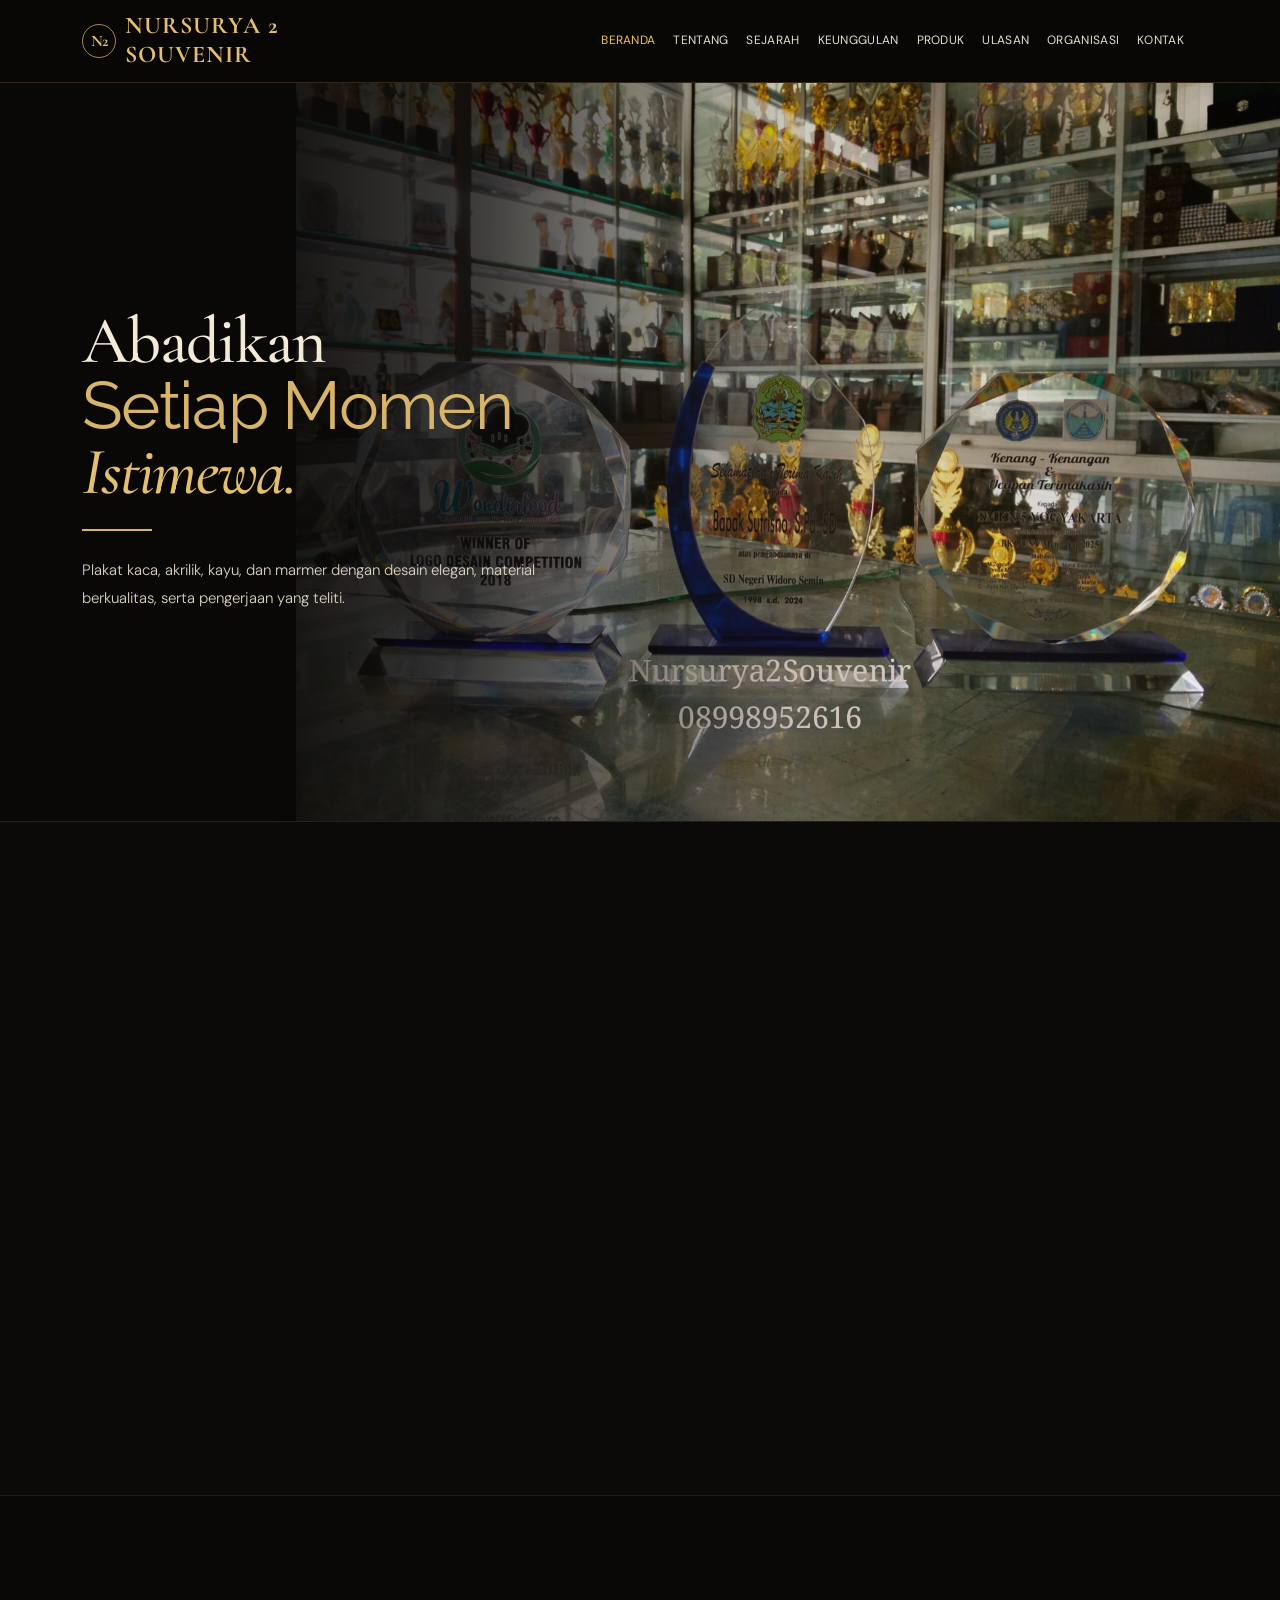
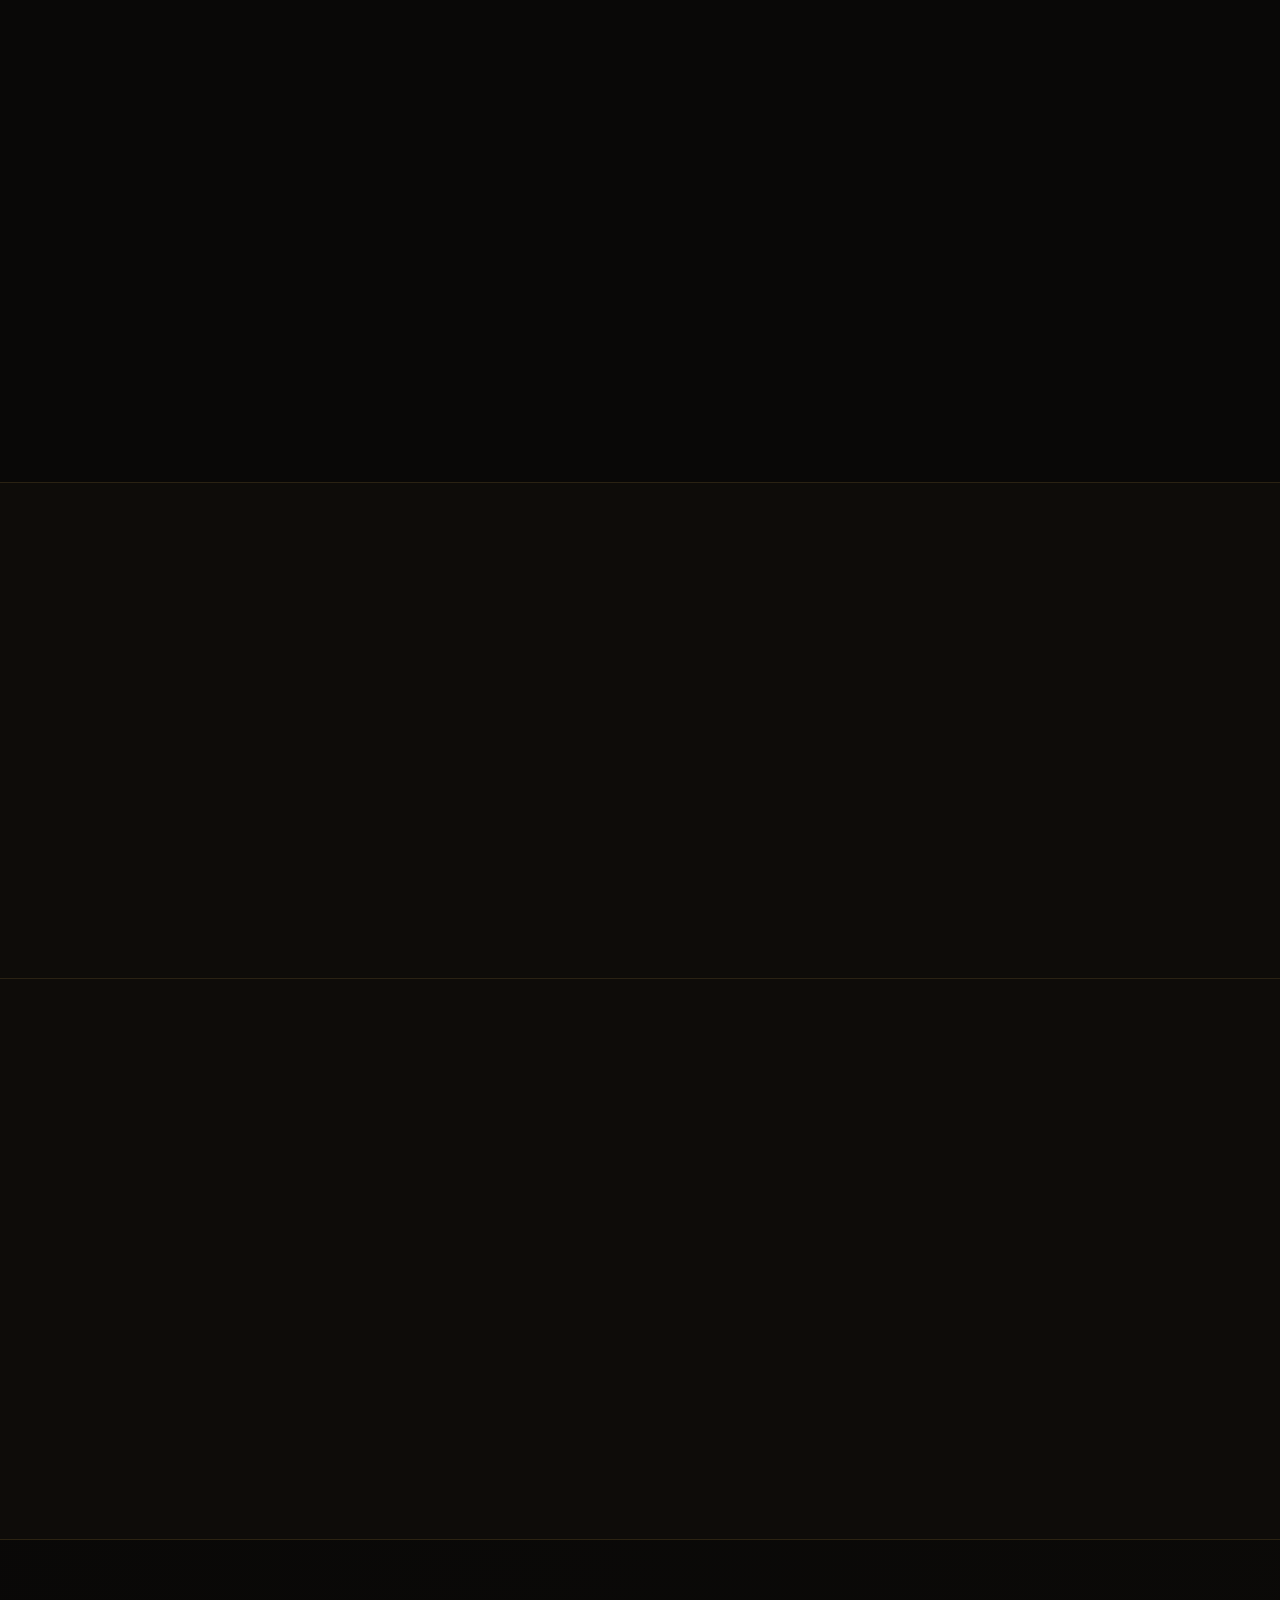
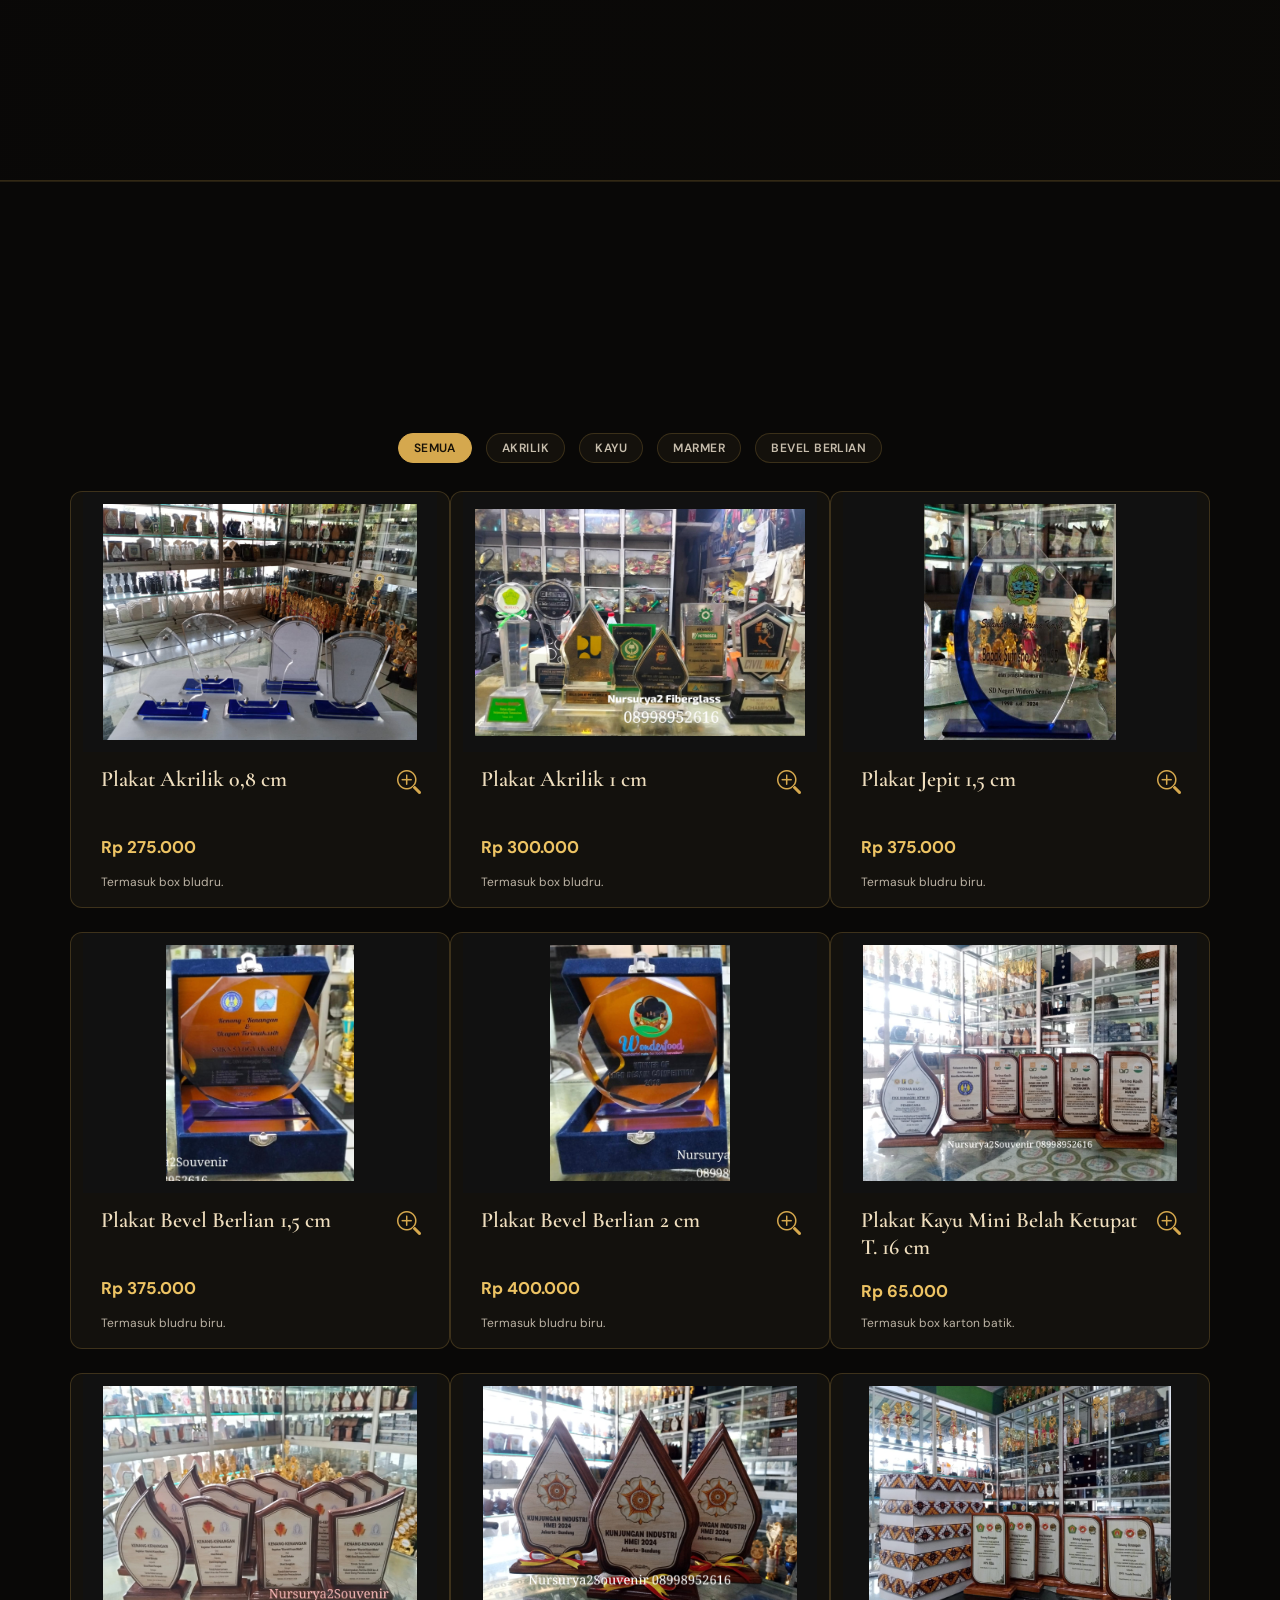
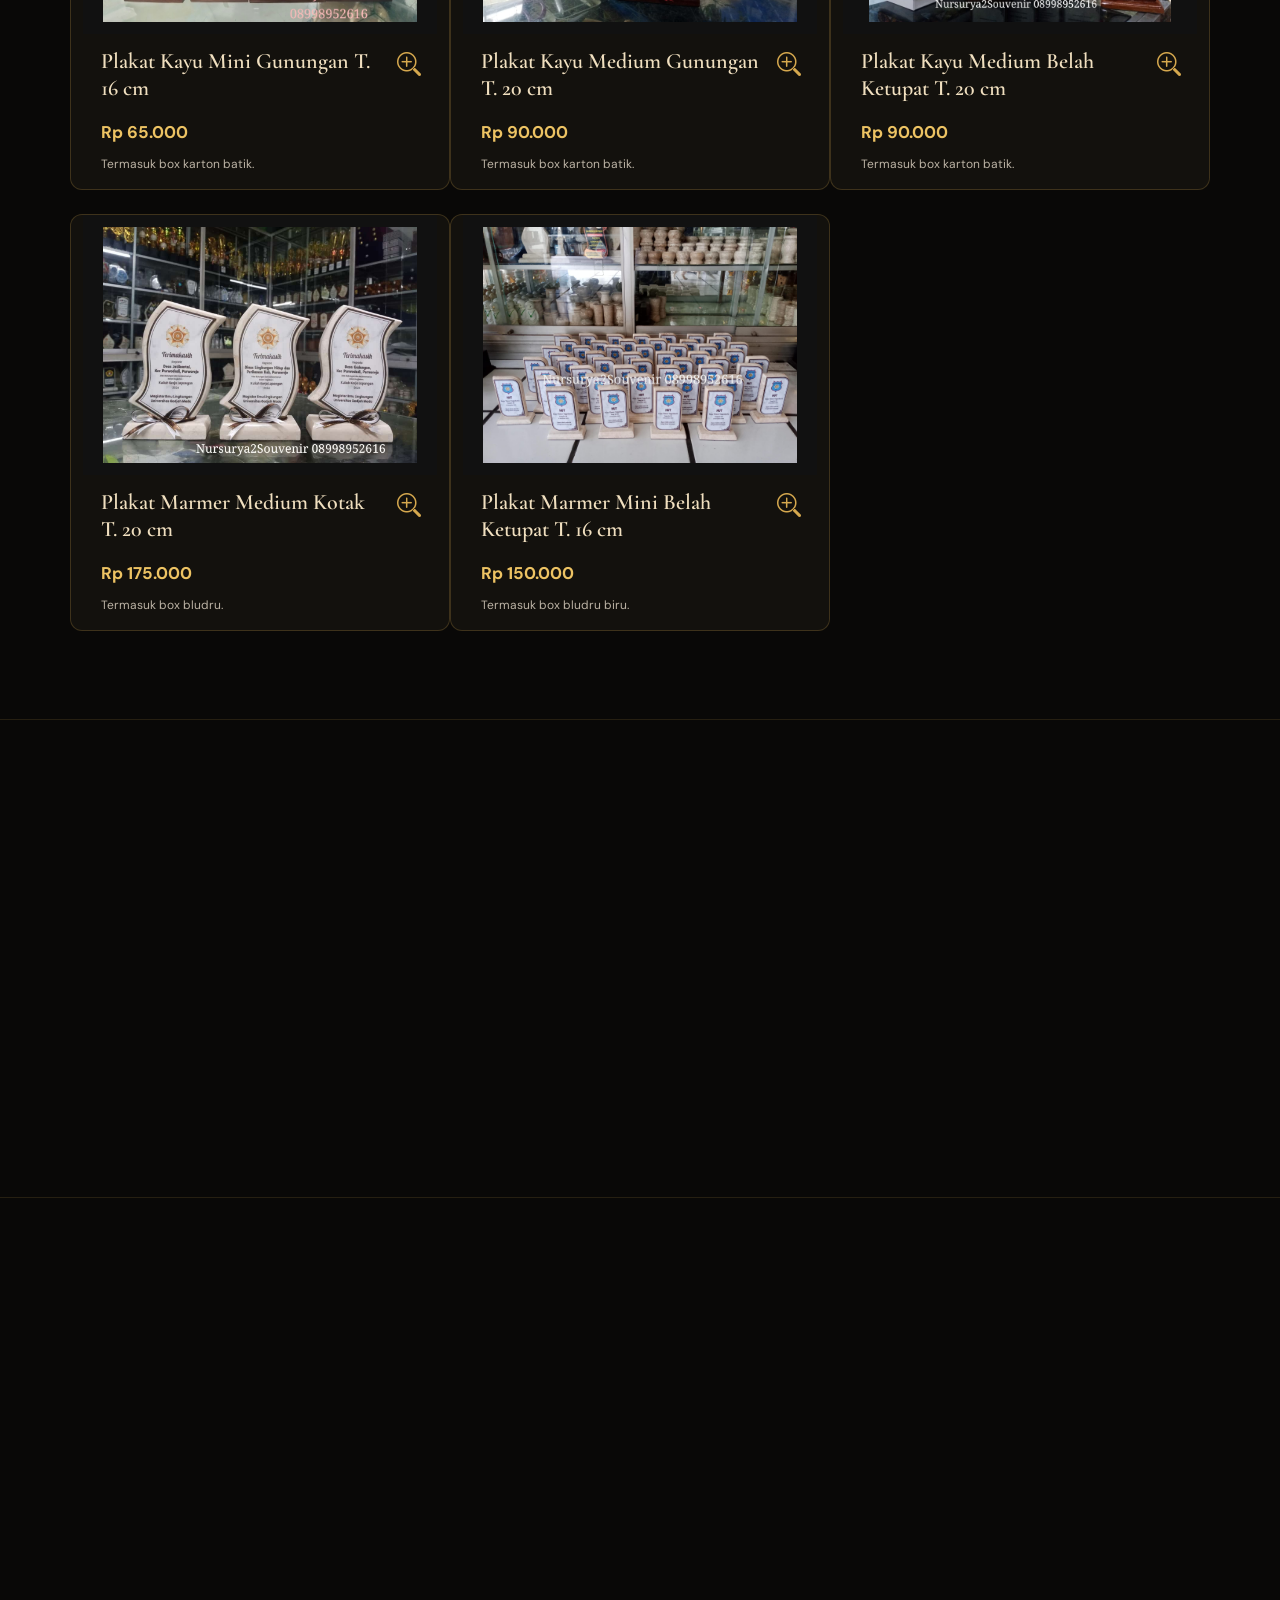
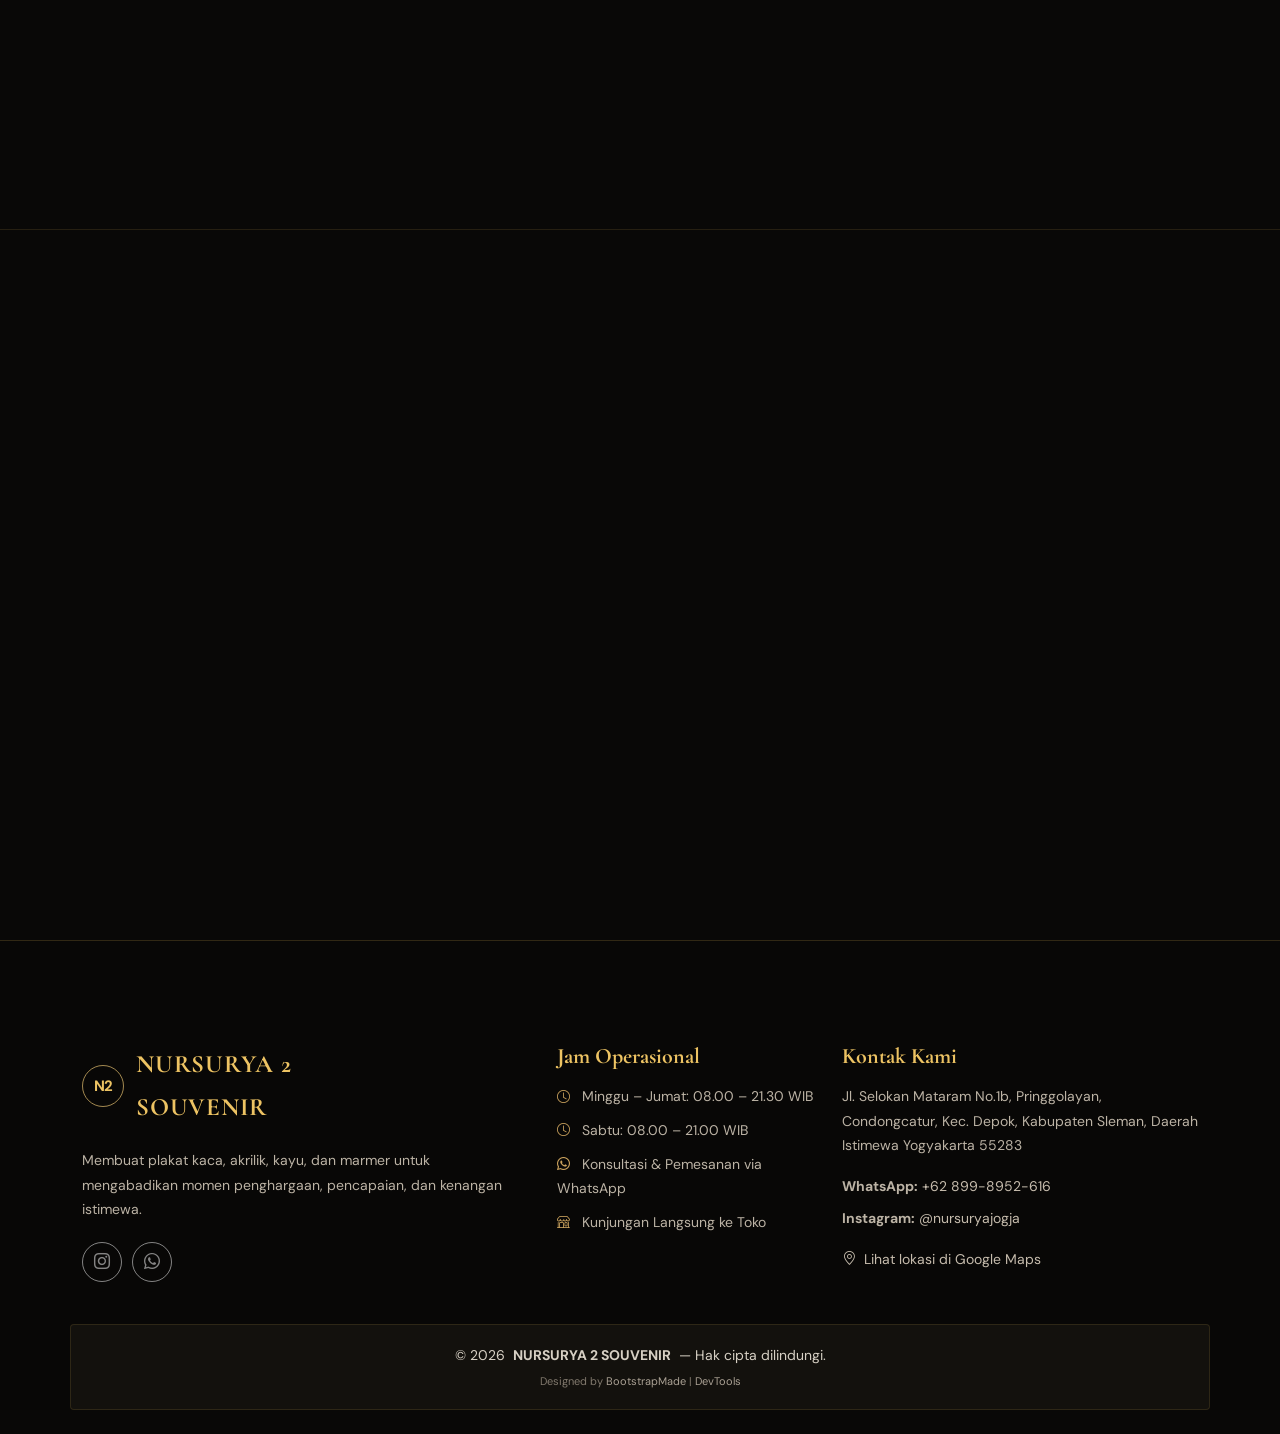
<file: index.html>
<!DOCTYPE html>
<html lang="id">

<head>
  <meta charset="utf-8">
  <meta content="width=device-width, initial-scale=1.0" name="viewport">
  <title>NURSURYA 2 SOUVENIR | Plakat Berkualitas Sejak 1992</title>
  <meta name="description" content="NURSURYA 2 SOUVENIR membuat plakat kaca, akrilik, kayu, dan marmer dengan desain elegan dan pengerjaan teliti sejak 1992.">
  <meta name="keywords" content="">

  <!-- Favicons -->
  <link href="assets/img/logoumkm.jpeg" rel="icon">
  <link href="assets/img/apple-touch-icon.png" rel="apple-touch-icon">

  <!-- Fonts -->
  <link href="https://fonts.googleapis.com" rel="preconnect">
  <link href="https://fonts.gstatic.com" rel="preconnect" crossorigin>
  <link href="https://fonts.googleapis.com/css2?family=Roboto:ital,wght@0,100;0,300;0,400;0,500;0,700;0,900;1,100;1,300;1,400;1,500;1,700;1,900&family=Open+Sans:ital,wght@0,300;0,400;0,500;0,600;0,700;0,800;1,300;1,400;1,500;1,600;1,700;1,800&family=Raleway:ital,wght@0,100;0,200;0,300;0,400;0,500;0,600;0,700;0,800;0,900;1,100;1,200;1,300;1,400;1,500;1,600;1,700;1,800;1,900&display=swap" rel="stylesheet">
  <link href="https://fonts.googleapis.com/css2?family=Cormorant+Garamond:wght@400;500;600;700&family=DM+Sans:wght@400;500;600;700&display=swap" rel="stylesheet">

  <!-- Vendor CSS Files -->
  <link href="assets/vendor/bootstrap/css/bootstrap.min.css" rel="stylesheet">
  <link href="assets/vendor/bootstrap-icons/bootstrap-icons.css" rel="stylesheet">
  <link href="assets/vendor/aos/aos.css" rel="stylesheet">
  <link href="assets/vendor/glightbox/css/glightbox.min.css" rel="stylesheet">
  <link href="assets/vendor/swiper/swiper-bundle.min.css" rel="stylesheet">

  <!-- Main CSS File -->
  <link href="assets/css/main.css" rel="stylesheet">

  <!-- =======================================================
  * Template Name: Imperial
  * Template URL: https://bootstrapmade.com/imperial-free-onepage-bootstrap-theme/
  * Updated: Nov 19 2026 with Bootstrap v5.3.9
  * Author: BootstrapMade.com
  * License: https://bootstrapmade.com/license/
  ======================================================== -->
</head>

<body class="index-page">

  <header id="header" class="header d-flex align-items-center">
    <div class="container-fluid container-xl position-relative d-flex align-items-center justify-content-between">

      <a href="index.html" class="logo d-flex align-items-center">
        <!-- Uncomment the line below if you also wish to use an image logo -->
        <!-- <img src="assets/img/logo-2.png" alt=""> -->
        <h1 class="sitename">NURSURYA 2 SOUVENIR</h1>
      </a>

      <nav id="navmenu" class="navmenu">
        <ul>
          <li><a href="#hero" class="active">Beranda</a></li>
          <li><a href="#about">Tentang</a></li>
          <li><a href="#history">Sejarah</a></li>
          <li><a href="#features">Keunggulan</a></li>
          <li><a href="#produk">Produk</a></li>
          <li><a href="#testimonials">Ulasan</a></li>
          <li><a href="#team">Organisasi</a></li>
          <li><a href="#contact">Kontak</a></li>
        </ul>
        <i class="mobile-nav-toggle d-xl-none bi bi-list"></i>
      </nav>

    </div>
  </header>

  <main class="main">

  
<!-- HERO NURSURYA 2 SOUVENIR -->
 
<section id="hero" class="hero section dark-background hero-nursurya">

  <div class="hero-overlay"></div>

  <div class="container hero-container">

    <div class="hero-text">

      <h2 class="luxury-heading">
        Abadikan
        <span>Setiap Momen</span>
        <em>Istimewa.</em>
      </h2>

      <div class="hero-divider"></div>

      <p>
        Plakat kaca, akrilik, kayu, dan marmer dengan desain elegan,
        material berkualitas, serta pengerjaan yang teliti.
      </p>

    </div>



</section>
<!-- END HERO -->


<style>
/* ===== NURSURYA 2 SOUVENIR ABOUT SECTION ===== */

#about.about-ns {
    background: #0b0a08 !important;
    color: #f5f0e6 !important;
    padding: 115px 0 100px !important;
    width: 100%;
    overflow: hidden;
    position: relative;
    scroll-margin-top: 84px;
}

#about.about-ns .about-inner {
    width: 88%;
    max-width: 1250px;
    margin: auto;
    display: grid !important;
    grid-template-columns: 0.9fr 1.1fr;
    align-items: center;
    gap: 65px;
}

#about.about-ns .about-label {
    color: #d5b36a !important;
    font-size: 11px;
    font-weight: 700;
    letter-spacing: 4px;
    margin-bottom: 25px;
}

#about.about-ns .about-title {
    color: #f5f0e6 !important;
    font-family: 'Cormorant Garamond', Georgia, serif !important;
    font-size: clamp(38px, 4.2vw, 58px);
    font-weight: 400;
    line-height: 1.15;
    margin: 0 0 25px;
}

#about.about-ns .about-title em {
    color: #d5b36a !important;
    font-weight: 400;
}

#about.about-ns .about-line {
    width: 75px;
    height: 2px;
    background: #d5b36a;
    margin-bottom: 28px;
}

#about.about-ns .about-text {
    color: #d1c8b8 !important;
    font-size: 15px;
    line-height: 1.9;
    margin-bottom: 18px;
    text-align: justify;
}

#about.about-ns .about-detail {
    color: #999187 !important;
    font-size: 14px;
    line-height: 1.9;
    text-align: justify;
    margin-bottom: 0;
}

#about.about-ns .about-btn {
    display: inline-flex;
    align-items: center;
    gap: 20px;
    background: #d5b36a;
    color: #100e09 !important;
    padding: 16px 23px;
    text-decoration: none !important;
    font-size: 11px;
    font-weight: 700;
    letter-spacing: 1.5px;
    transition: .3s;
}

#about.about-ns .about-btn:hover {
    background: #f0d18b;
    transform: translateY(-3px);
}

#about.about-ns .about-signature {
    display: flex;
    align-items: center;
    gap: 13px;
    margin-top: 45px;
    color: #b89b60 !important;
    font-size: 10px;
    letter-spacing: 3px;
}

#about.about-ns .about-signature span {
    width: 35px;
    height: 1px;
    background: #b89b60;
}

#about.about-ns .about-photo {
    position: relative;
    width: 100%;
    min-width: 0;
}

#about.about-ns .about-photo img {
    display: block;
    width: 100% !important;
    height: auto !important;
    object-fit: contain !important;
    object-position: center;
    border: 1px solid rgba(213,179,106,.5);
    background: #0b0a08;
}

#about.about-ns .about-photo-caption {
    display: flex;
    justify-content: space-between;
    gap: 10px;
    margin-top: 18px;
    color: #d5b36a !important;
    font-size: 10px;
    letter-spacing: 2px;
}

#about.about-ns .about-photo-caption span:last-child {
    color: #999187 !important;
    font-style: italic;
}

/* RESPONSIVE */

@media(max-width: 768px) {
    #about.about-ns {
        padding: 75px 0 !important;
    }

    #about.about-ns .about-inner {
        grid-template-columns: 1fr;
        gap: 40px;
    }

    #about.about-ns .about-title {
        font-size: 40px;
    }
}
</style>

<!-- ABOUT SECTION -->
<section id="about" class="about-ns">

    <div class="about-inner">

        <!-- KIRI: INFORMASI -->
        <div class="about-content" data-aos="fade-up">

            <div class="about-label">
                — &nbsp; TENTANG KAMI
            </div>

            <h2 class="about-title">
                Plakat untuk
                <span style="font-style: normal;">Momen</span>
                yang Berarti.
            </h2>

            <div class="about-line"></div>

            <p class="about-text">
                NURSURYA 2 SOUVENIR merupakan UMKM yang bergerak di bidang
                pembuatan berbagai jenis plakat berbahan kaca, akrilik, kayu,
                dan marmer.
            </p>

            <p class="about-text">
                Dengan mengutamakan kualitas material, desain elegan, dan
                ketelitian pengerjaan, kami berkomitmen menghadirkan plakat
                berkualitas untuk mengabadikan momen penghargaan, pencapaian,
                dan kenangan istimewa.
            </p>

        </div>

        <!-- KANAN: FOTO PLAKAT -->
        <div class="about-photo" data-aos="fade-up" data-aos-delay="100">

            <img
                src="assets/img/Gambartoko.jpeg"
                alt="Tampak depan toko NURSURYA 2 SOUVENIR dengan koleksi plakat"
                loading="lazy">

        </div>

    </div>

</section>


    <!-- Company History Section -->
    <section id="history" class="about section">

      <!-- Section Title -->
      <div class="container section-title" data-aos="fade-up">
        <h2>Sejarah UMKM</h2>
        <p>Perjalanan NURSURYA 2 SOUVENIR dalam menghadirkan plakat untuk momen istimewa.</p>
      </div><!-- End Section Title -->

      <div class="container">
        <div class="history-layout">
          <div class="history-image" data-aos="fade-up" data-aos-delay="100">
            <img src="assets/img/sejarah2.jpeg" class="img-fluid" alt="sejarah2,jpeg" loading="lazy">
          </div>
          <div class="history-copy" data-aos="fade-up" data-aos-delay="150">
            <span class="history-eyebrow">PERJALANAN KAMI</span>
            <h3>Berpengalaman sejak 1992</h3>
            <p>NURSURYA 2 SOUVENIR hadir untuk membantu mengabadikan penghargaan, pencapaian, dan kenangan istimewa melalui plakat.</p>
            <p>Hingga kini, kami membuat plakat dari kaca, akrilik, kayu, dan marmer dengan mengutamakan material, desain elegan, dan ketelitian pengerjaan.</p>
          </div>
          <ol class="history-timeline" aria-label="Perjalanan NURSURYA 2 SOUVENIR" data-aos="fade-up" data-aos-delay="200">
            <li><span>1992</span><p>Awal perjalanan NURSURYA 2 SOUVENIR.</p></li>
            <li><span>Sekarang</span><p>Terus mengutamakan kualitas dan ketelitian pengerjaan.</p></li>
          </ol>
        </div>
      </div>

    </section><!-- /About Section -->

    <!-- Services Section -->
    <section id="services" class="services section light-background">

      <!-- Section Title -->
      <div class="container section-title" data-aos="fade-up">
        <h2>Pilihan Material</h2>
        <p>Kami membuat plakat dengan pilihan material yang beragam.</p>
      </div><!-- End Section Title -->

      <div class="container">

        <div class="row gy-4">

          <div class="col-lg-3 col-md-6 service-item d-flex" data-aos="fade-up" data-aos-delay="100">
            <div class="icon flex-shrink-0"><i class="bi bi-gem"></i></div>
            <div>
              <h4 class="title">Plakat Kaca</h4>
              <p class="description">Tampilan bening dan elegan untuk penghargaan serta kenangan istimewa.</p>
            </div>
          </div>

          <div class="col-lg-3 col-md-6 service-item d-flex" data-aos="fade-up" data-aos-delay="200">
            <div class="icon flex-shrink-0"><i class="bi bi-stars"></i></div>
            <div>
              <h4 class="title">Plakat Akrilik</h4>
              <p class="description">Material ringan, tahan pecah, dan fleksibel dicetak dalam beragam bentuk.</p>
            </div>
          </div>

          <div class="col-lg-3 col-md-6 service-item d-flex" data-aos="fade-up" data-aos-delay="300">
            <div class="icon flex-shrink-0"><i class="bi bi-tree"></i></div>
            <div>
              <h4 class="title">Plakat Kayu</h4>
              <p class="description">Karakter material kayu untuk kesan hangat dan berkesan.</p>
            </div>
          </div>

          <div class="col-lg-3 col-md-6 service-item d-flex" data-aos="fade-up" data-aos-delay="400">
            <div class="icon flex-shrink-0"><i class="bi bi-square"></i></div>
            <div>
              <h4 class="title">Plakat Marmer</h4>
              <p class="description">Material marmer dengan tampilan kokoh dan berkelas.</p>
            </div>
          </div>

        </div>

      </div>

    </section><!-- /Services Section -->

    <!-- Features Section -->
    <section id="features" class="features section">

      <!-- Section Title -->
      <div class="container section-title" data-aos="fade-up">
        <h2>Keunggulan Kami</h2>
        <p>Hal yang kami utamakan dalam setiap plakat yang dikerjakan.</p>
      </div><!-- End Section Title -->

      <div class="container">

        <div class="row gy-4">

          <div class="col-xl-3 col-md-6" data-aos="zoom-in" data-aos-delay="100">
            <div class="feature-box orange">
              <i class="bi bi-award"></i>
              <h4>Material Berkualitas</h4>
              <p>Pilihan material kaca, akrilik, kayu, dan marmer untuk kebutuhan yang beragam.</p>
            </div>
          </div><!-- End Feature Borx-->

          <div class="col-xl-3 col-md-6" data-aos="zoom-in" data-aos-delay="200">
            <div class="feature-box blue">
              <i class="bi bi-patch-check"></i>
              <h4>Desain Elegan</h4>
              <p>Tampilan plakat dirancang untuk memberi kesan istimewa pada setiap momen.</p>
            </div>
          </div><!-- End Feature Borx-->

          <div class="col-xl-3 col-md-6" data-aos="zoom-in" data-aos-delay="300">
            <div class="feature-box green">
              <i class="bi bi-sunrise"></i>
              <h4>Pengerjaan Teliti</h4>
              <p>Ketelitian dalam proses pengerjaan menjadi perhatian pada setiap produk.</p>
            </div>
          </div><!-- End Feature Borx-->

          <div class="col-xl-3 col-md-6" data-aos="zoom-in" data-aos-delay="400">
            <div class="feature-box red">
              <i class="bi bi-shield-check"></i>
              <h4>Berpengalaman</h4>
              <p>Sejak 1992, kami berkomitmen menghadirkan plakat berkualitas.</p>
            </div>
          </div><!-- End Feature Borx-->

        </div>

      </div>

    </section><!-- /Features Section -->

    <!-- Call To Action Section -->
    <section id="call-to-action" class="call-to-action section dark-background">


      <div class="container">

        <div class="row" data-aos="zoom-in" data-aos-delay="100">
          <div class="col-xl-12 text-center">
            <h3>Abadikan Momen Berharga</h3>
            <p>Temukan pilihan plakat NURSURYA 2 SOUVENIR untuk penghargaan, pencapaian, dan kenangan istimewa.</p>
          </div>
        </div>

      </div>

    </section><!-- /Call To Action Section -->

 <!-- Portfolio Section -->
    <section id="produk" class="portfolio section">
      <style>
        .glightbox-clean .gslide-desc,
        .gslide-description .gslide-desc {
          color: #000000 !important;
        }
      </style>

      <!-- Section Title -->
      <div class="container section-title" data-aos="fade-up">
        <h2>Produk Kami</h2>
        <p>Pilihan plakat NURSURYA 2 SOUVENIR dalam beragam bentuk dan material.</p>
      </div><!-- End Section Title -->

      <div class="container">

        <div class="isotope-layout" data-default-filter="*" data-layout="fitRows" data-sort="original-order">

          <ul class="portfolio-filters isotope-filters">
            <li data-filter="*" class="filter-active">Semua</li>
            <li data-filter=".filter-app">Akrilik</li>
            <li data-filter=".filter-product">Kayu</li>
            <li data-filter=".filter-branding">Marmer</li>
            <li data-filter=".filter-books">Bevel Berlian</li>
          </ul><!-- End Portfolio Filters -->

          <div class="row gy-4 isotope-container">

            <div class="col-lg-4 col-md-6 portfolio-item isotope-item filter-app">
              <img src="assets/img/plakat akrilik 0,8 cm/pa0,8.jpeg" class="img-fluid" alt="Plakat Akrilik 0,8 cm" style="width: 100%; height: 260px; object-fit: contain; background-color: #111;">
              <div class="portfolio-info" style="min-height: 155px; display: flex; flex-direction: column; justify-content: space-between;">
                <h4 style="min-height: 48px;">Plakat Akrilik 0,8 cm</h4>
                <p class="product-price">Rp 275.000</p>
                <p class="product-includes">Termasuk box bludru.</p>
                <a href="assets/img/plakat akrilik 0,8 cm/pa0,8.jpeg" title="Plakat Akrilik 0,8 cm" data-description="Harga: Rp 275.000 | Termasuk box bludru. Material akrilik bening ketebalan 0,8 cm dengan dudukan rapi, cocok untuk kenang-kenangan, seminar, maupun penghargaan." data-gallery="portfolio-gallery" class="glightbox preview-link"><i class="bi bi-zoom-in"></i></a>
              </div>
            </div><!-- End Portfolio Item -->

            <div class="col-lg-4 col-md-6 portfolio-item isotope-item filter-app">
              <img src="assets/img/plakat akrilik 1 cm/pa1.jpeg" class="img-fluid" alt="Plakat Akrilik 1 cm" style="width: 100%; height: 260px; object-fit: contain; background-color: #111;">
              <div class="portfolio-info" style="min-height: 155px; display: flex; flex-direction: column; justify-content: space-between;">
                <h4 style="min-height: 48px;">Plakat Akrilik 1 cm</h4>
                <p class="product-price">Rp 300.000</p>
                <p class="product-includes">Termasuk box bludru.</p>
                <a href="assets/img/plakat akrilik 1 cm/pa1.jpeg" title="Plakat Akrilik 1 cm" data-description="Harga: Rp 300.000 | Termasuk box bludru. Material akrilik bening ketebalan 1 cm yang lebih tebal dan kokoh dengan dudukan rapi, cocok untuk penghargaan, kenang-kenangan, maupun acara resmi." data-gallery="portfolio-gallery" class="glightbox preview-link"><i class="bi bi-zoom-in"></i></a>
              </div>
            </div><!-- End Portfolio Item -->

            <div class="col-lg-4 col-md-6 portfolio-item isotope-item filter-app">
              <img src="assets/img/plakat jepit 1,5cm/pj1,5.jpeg" class="img-fluid" alt="Plakat Jepit 1,5 cm" style="width: 100%; height: 260px; object-fit: contain; background-color: #111;">
              <div class="portfolio-info" style="min-height: 155px; display: flex; flex-direction: column; justify-content: space-between;">
                <h4 style="min-height: 48px;">Plakat Jepit 1,5 cm</h4>
                <p class="product-price">Rp 375.000</p>
                <p class="product-includes">Termasuk bludru biru.</p>
                <a href="assets/img/plakat jepit 1,5cm/pj1,5.jpeg" title="Plakat Jepit 1,5 cm" data-description="Harga: Rp 375.000 | Termasuk box bludru biru. Plakat akrilik model jepit ketebalan 1,5 cm dengan tampilan modern dan kokoh untuk penghargaan maupun kenang-kenangan." data-gallery="portfolio-gallery" class="glightbox preview-link"><i class="bi bi-zoom-in"></i></a>
              </div>
            </div><!-- End Portfolio Item -->

            <div class="col-lg-4 col-md-6 portfolio-item isotope-item filter-books">
              <img src="assets/img/bevel berlian 1,5cm/bb1,5cm.jpeg" class="img-fluid" alt="Plakat Bevel Berlian 1,5 cm" style="width: 100%; height: 260px; object-fit: contain; background-color: #111;">
              <div class="portfolio-info" style="min-height: 155px; display: flex; flex-direction: column; justify-content: space-between;">
                <h4 style="min-height: 48px;">Plakat Bevel Berlian 1,5 cm</h4>
                <p class="product-price">Rp 375.000</p>
                <p class="product-includes">Termasuk bludru biru.</p>
                <a href="assets/img/bevel berlian 1,5cm/bb1,5cm.jpeg" title="Plakat Bevel Berlian 1,5 cm" data-description="Harga: Rp 375.000 | Termasuk box bludru biru. Plakat kaca model bevel berlian ketebalan 1,5 cm dengan potongan tepi presisi dan tampilan mewah." data-gallery="portfolio-gallery" class="glightbox preview-link"><i class="bi bi-zoom-in"></i></a>
              </div>
            </div><!-- End Portfolio Item -->

            <div class="col-lg-4 col-md-6 portfolio-item isotope-item filter-books">
              <img src="assets/img/bevel berlian 2cm/bb2cm.jpeg" class="img-fluid" alt="Plakat Bevel Berlian 2 cm" style="width: 100%; height: 260px; object-fit: contain; background-color: #111;">
              <div class="portfolio-info" style="min-height: 155px; display: flex; flex-direction: column; justify-content: space-between;">
                <h4 style="min-height: 48px;">Plakat Bevel Berlian 2 cm</h4>
                <p class="product-price">Rp 400.000</p>
                <p class="product-includes">Termasuk bludru biru.</p>
                <a href="assets/img/bevel berlian 2cm/bb2cm.jpeg" title="Plakat Bevel Berlian 2 cm" data-description="Harga: Rp 400.000 | Termasuk box bludru biru. Plakat kaca model bevel berlian ketebalan 2 cm yang lebih tebal, kokoh, dan eksklusif." data-gallery="portfolio-gallery" class="glightbox preview-link"><i class="bi bi-zoom-in"></i></a>
              </div>
            </div><!-- End Portfolio Item -->

            <div class="col-lg-4 col-md-6 portfolio-item isotope-item filter-product">
              <img src="assets/img/plakat kayu mini belah ketupat T.16 cm/pkmbk.jpeg" class="img-fluid" alt="Plakat Kayu Mini Belah Ketupat T. 16 cm" style="width: 100%; height: 260px; object-fit: contain; background-color: #111;">
              <div class="portfolio-info" style="min-height: 155px; display: flex; flex-direction: column; justify-content: space-between;">
                <h4 style="min-height: 48px;">Plakat Kayu Mini Belah Ketupat T. 16 cm</h4>
                <p class="product-price">Rp 65.000</p>
                <p class="product-includes">Termasuk box karton batik.</p>
                <a href="assets/img/plakat kayu mini belah ketupat T.16 cm/pkmbk.jpeg" title="Plakat Kayu Mini Belah Ketupat T. 16 cm" data-description="Harga: Rp 65.000 | Termasuk box karton batik. Plakat kayu bentuk belah ketupat ukuran mini (tinggi 16 cm), ringkas dan hangat untuk cenderamata maupun kenang-kenangan." data-gallery="portfolio-gallery" class="glightbox preview-link"><i class="bi bi-zoom-in"></i></a>
              </div>
            </div><!-- End Portfolio Item -->

            <div class="col-lg-4 col-md-6 portfolio-item isotope-item filter-product">
              <img src="assets/img/Plakat kayu mini gunungan T.16 cm/kmg1.jpeg" class="img-fluid" alt="Plakat Kayu Mini Gunungan T. 16 cm" style="width: 100%; height: 260px; object-fit: contain; background-color: #111;">
              <div class="portfolio-info" style="min-height: 155px; display: flex; flex-direction: column; justify-content: space-between;">
                <h4 style="min-height: 48px;">Plakat Kayu Mini Gunungan T. 16 cm</h4>
                <p class="product-price">Rp 65.000</p>
                <p class="product-includes">Termasuk box karton batik.</p>
                <a href="assets/img/Plakat kayu mini gunungan T.16 cm/kmg1.jpeg" title="Plakat Kayu Mini Gunungan T. 16 cm" data-description="Harga: Rp 65.000 | Termasuk box karton batik. Plakat kayu motif gunungan ukuran mini (tinggi 16 cm) bernuansa klasik dan elegan untuk souvenir acara." data-gallery="portfolio-gallery" class="glightbox preview-link"><i class="bi bi-zoom-in"></i></a>
              </div>
            </div><!-- End Portfolio Item -->

            <div class="col-lg-4 col-md-6 portfolio-item isotope-item filter-product">
              <img src="assets/img/plakat kayu medium gunungan T.20 cm/pkmg.jpeg" class="img-fluid" alt="Plakat Kayu Medium Gunungan T. 20 cm" style="width: 100%; height: 260px; object-fit: contain; background-color: #111;">
              <div class="portfolio-info" style="min-height: 155px; display: flex; flex-direction: column; justify-content: space-between;">
                <h4 style="min-height: 48px;">Plakat Kayu Medium Gunungan T. 20 cm</h4>
                <p class="product-price">Rp 90.000</p>
                <p class="product-includes">Termasuk box karton batik.</p>
                <a href="assets/img/plakat kayu medium gunungan T.20 cm/pkmg.jpeg" title="Plakat Kayu Medium Gunungan T. 20 cm" data-description="Harga: Rp 90.000 | Termasuk box karton batik. Plakat kayu bentuk gunungan ukuran medium (tinggi 20 cm) dengan tampilan berkelas untuk penghargaan maupun kunjungan instansi." data-gallery="portfolio-gallery" class="glightbox preview-link"><i class="bi bi-zoom-in"></i></a>
              </div>
            </div><!-- End Portfolio Item -->

            <div class="col-lg-4 col-md-6 portfolio-item isotope-item filter-product">
              <img src="assets/img/palakat kayu medium belah ketupat T.20 cm/pkmbk20cm.jpeg" class="img-fluid" alt="Plakat Kayu Medium Belah Ketupat T. 20 cm" style="width: 100%; height: 260px; object-fit: contain; background-color: #111;">
              <div class="portfolio-info" style="min-height: 155px; display: flex; flex-direction: column; justify-content: space-between;">
                <h4 style="min-height: 48px;">Plakat Kayu Medium Belah Ketupat T. 20 cm</h4>
                <p class="product-price">Rp 90.000</p>
                <p class="product-includes">Termasuk box karton batik.</p>
                <a href="assets/img/palakat kayu medium belah ketupat T.20 cm/pkmbk20cm.jpeg" title="Plakat Kayu Medium Belah Ketupat T. 20 cm" data-description="Harga: Rp 90.000 | Termasuk box karton batik. Plakat kayu bentuk belah ketupat ukuran medium (tinggi 20 cm) yang kokoh dan rapi untuk kenang-kenangan resmi." data-gallery="portfolio-gallery" class="glightbox preview-link"><i class="bi bi-zoom-in"></i></a>
              </div>
            </div><!-- End Portfolio Item -->

            <div class="col-lg-4 col-md-6 portfolio-item isotope-item filter-branding">
              <img src="assets/img/plakat marmer medium kotak T.20 cm/pmmk.jpeg" class="img-fluid" alt="Plakat Marmer Medium Kotak T. 20 cm" style="width: 100%; height: 260px; object-fit: contain; background-color: #111;">
              <div class="portfolio-info" style="min-height: 155px; display: flex; flex-direction: column; justify-content: space-between;">
                <h4 style="min-height: 48px;">Plakat Marmer Medium Kotak T. 20 cm</h4>
                <p class="product-price">Rp 175.000</p>
                <p class="product-includes">Termasuk box bludru.</p>
                <a href="assets/img/plakat marmer medium kotak T.20 cm/pmmk.jpeg" title="Plakat Marmer Medium Kotak T. 20 cm" data-description="Harga: Rp 175.000 | Termasuk box bludru. Plakat berbahan batu marmer bentuk kotak ukuran medium (tinggi 20 cm) dengan tampilan kokoh dan berwibawa." data-gallery="portfolio-gallery" class="glightbox preview-link"><i class="bi bi-zoom-in"></i></a>
              </div>
            </div><!-- End Portfolio Item -->

            <div class="col-lg-4 col-md-6 portfolio-item isotope-item filter-branding">
              <img src="assets/img/plakat marmer mini belah ketupat/pmmbk.jpeg" class="img-fluid" alt="Plakat Marmer Mini Belah Ketupat T. 16 cm" style="width: 100%; height: 260px; object-fit: contain; background-color: #111;">
              <div class="portfolio-info" style="min-height: 155px; display: flex; flex-direction: column; justify-content: space-between;">
                <h4 style="min-height: 48px;">Plakat Marmer Mini Belah Ketupat T. 16 cm</h4>
                <p class="product-price">Rp 150.000</p>
                <p class="product-includes">Termasuk box bludru biru.</p>
                <a href="assets/img/plakat marmer mini belah ketupat/pmmbk.jpeg" title="Plakat Marmer Mini Belah Ketupat T. 16 cm" data-description="Harga: Rp 150.000 | Termasuk box bludru biru. Plakat berbahan batu marmer bentuk belah ketupat ukuran mini (tinggi 16 cm) yang solid dan elegan." data-gallery="portfolio-gallery" class="glightbox preview-link"><i class="bi bi-zoom-in"></i></a>
              </div>
            </div><!-- End Portfolio Item -->

          </div><!-- End Portfolio Container -->

        </div>

      </div>

    </section><!-- /Portfolio Section -->

    <!-- Testimonials Section -->
    <section id="testimonials" class="testimonials section">

      <!-- Section Title -->
      <div class="container section-title" data-aos="fade-up">
        <h2>Ulasan Pelanggan</h2>
      </div><!-- End Section Title -->

      <div class="container review-example" data-aos="fade-up" data-aos-delay="100">
        <div class="testimonial-item">
          <div class="testimonial-content">
            <p><i class="bi bi-quote quote-icon-left"></i> Hasil plakat terlihat elegan dan dikerjakan dengan teliti. <i class="bi bi-quote quote-icon-right"></i></p>
            <h4>Rafi Fian</h4>
            <div class="stars" aria-label="Contoh tampilan rating">
              <i class="bi bi-star-fill"></i><i class="bi bi-star-fill"></i><i class="bi bi-star-fill"></i><i class="bi bi-star-fill"></i><i class="bi bi-star-fill"></i>
            </div>
          </div>
        </div>
      </div>

      <div class="container" data-aos="fade-up" data-aos-delay="100" hidden>

        <div class="swiper">
          <script type="application/json" class="swiper-config">
            {
              "loop": true,
              "speed": 600,
              "autoplay": {
                "delay": 5000
              },
              "slidesPerView": "auto",
              "pagination": {
                "el": ".swiper-pagination",
                "type": "bullets",
                "clickable": true
              }
            }
          </script>
          <div class="swiper-wrapper">

            <div class="swiper-slide">
              <div class="testimonial-item">
                <div class="row gy-4 justify-content-center">
                  <div class="col-lg-6">
                    <div class="testimonial-content">
                      <p>
                        <i class="bi bi-quote quote-icon-left"></i>
                        <span>Proin iaculis purus consequat sem cure digni ssim donec porttitora entum suscipit rhoncus. Accusantium quam, ultricies eget id, aliquam eget nibh et. Maecen aliquam, risus at semper.</span>
                        <i class="bi bi-quote quote-icon-right"></i>
                      </p>
                      <h3>Saul Goodman</h3>
                      <h4>Ceo &amp; Founder</h4>
                      <div class="stars">
                        <i class="bi bi-star-fill"></i><i class="bi bi-star-fill"></i><i class="bi bi-star-fill"></i><i class="bi bi-star-fill"></i><i class="bi bi-star-fill"></i>
                      </div>
                    </div>
                  </div>
                  <div class="col-lg-2 text-center">
                    <img src="assets/img/testimonials/testimonials-1.jpg" class="img-fluid testimonial-img" alt="">
                  </div>
                </div>
              </div>
            </div><!-- End testimonial item -->

            <div class="swiper-slide">
              <div class="testimonial-item">
                <div class="row gy-4 justify-content-center">
                  <div class="col-lg-6">
                    <div class="testimonial-content">
                      <p>
                        <i class="bi bi-quote quote-icon-left"></i>
                        <span>Export tempor illum tamen malis malis eram quae irure esse labore quem cillum quid cillum eram malis quorum velit fore eram velit sunt aliqua noster fugiat irure amet legam anim culpa.</span>
                        <i class="bi bi-quote quote-icon-right"></i>
                      </p>
                      <h3>Sara Wilsson</h3>
                      <h4>Designer</h4>
                      <div class="stars">
                        <i class="bi bi-star-fill"></i><i class="bi bi-star-fill"></i><i class="bi bi-star-fill"></i><i class="bi bi-star-fill"></i><i class="bi bi-star-fill"></i>
                      </div>
                    </div>
                  </div>
                  <div class="col-lg-2 text-center">
                    <img src="assets/img/testimonials/testimonials-2.jpg" class="img-fluid testimonial-img" alt="">
                  </div>
                </div>
              </div>
            </div><!-- End testimonial item -->

            <div class="swiper-slide">
              <div class="testimonial-item">
                <div class="row gy-4 justify-content-center">
                  <div class="col-lg-6">
                    <div class="testimonial-content">
                      <p>
                        <i class="bi bi-quote quote-icon-left"></i>
                        <span>Enim nisi quem export duis labore cillum quae magna enim sint quorum nulla quem veniam duis minim tempor labore quem eram duis noster aute amet eram fore quis sint minim.</span>
                        <i class="bi bi-quote quote-icon-right"></i>
                      </p>
                      <h3>Jena Karlis</h3>
                      <h4>Store Owner</h4>
                      <div class="stars">
                        <i class="bi bi-star-fill"></i><i class="bi bi-star-fill"></i><i class="bi bi-star-fill"></i><i class="bi bi-star-fill"></i><i class="bi bi-star-fill"></i>
                      </div>
                    </div>
                  </div>
                  <div class="col-lg-2 text-center">
                    <img src="assets/img/testimonials/testimonials-3.jpg" class="img-fluid testimonial-img" alt="">
                  </div>
                </div>
              </div>
            </div><!-- End testimonial item -->

            <div class="swiper-slide">
              <div class="testimonial-item">
                <div class="row gy-4 justify-content-center">
                  <div class="col-lg-6">
                    <div class="testimonial-content">
                      <p>
                        <i class="bi bi-quote quote-icon-left"></i>
                        <span>Fugiat enim eram quae cillum dolore dolor amet nulla culpa multos export minim fugiat minim velit minim dolor enim duis veniam ipsum anim magna sunt elit fore quem dolore labore illum veniam.</span>
                        <i class="bi bi-quote quote-icon-right"></i>
                      </p>
                      <h3>John Larson</h3>
                      <h4>Entrepreneur</h4>
                      <div class="stars">
                        <i class="bi bi-star-fill"></i><i class="bi bi-star-fill"></i><i class="bi bi-star-fill"></i><i class="bi bi-star-fill"></i><i class="bi bi-star-fill"></i>
                      </div>
                    </div>
                  </div>
                  <div class="col-lg-2 text-center">
                    <img src="assets/img/testimonials/testimonials-4.jpg" class="img-fluid testimonial-img" alt="">
                  </div>
                </div>
              </div>
            </div><!-- End testimonial item -->

          </div>
          <div class="swiper-pagination"></div>
        </div>

      </div>

    </section><!-- /Testimonials Section -->

    <!-- Team Section -->
    <section id="team" class="team section">
      <div class="container section-title" data-aos="fade-up">
        <h2>Struktur Organisasi</h2>
        <p>Peran yang mendukung proses pembuatan dan pelayanan NURSURYA 2 SOUVENIR.</p>
      </div>
      <div class="container org-chart" data-aos="fade-up" data-aos-delay="100" aria-label="Bagan struktur UMKM NURSURYA 2 SOUVENIR">
        <div class="org-chart-root">
          <i class="bi bi-person-fill" aria-hidden="true"></i>
          <span>Pemilik</span>
          <small>Pimpinan UMKM</small>
        </div>
        <div class="org-chart-branches">
          <div class="org-chart-card">
            <i class="bi bi-brush"></i>
            <h3>Staf Editing</h3>
          </div>
          <div class="org-chart-card">
            <i class="bi bi-tools"></i>
            <h3>Staf Produksi</h3>
          </div>
          <div class="org-chart-card">
            <i class="bi bi-chat-dots"></i>
            <h3>Staf Admin</h3>
          </div>
        </div>
      </div>
    </section><!-- /Team Section -->

    <!-- Contact Section -->
    <section id="contact" class="contact section">

      <!-- Section Title -->
      <div class="container section-title" data-aos="fade-up">
        <h2>Kontak &amp; Lokasi</h2>
        <p>Hubungi NURSURYA 2 SOUVENIR untuk informasi produk dan pemesanan.</p>
      </div><!-- End Section Title -->

      <div class="container" data-aos="fade" data-aos-delay="100">
        <div class="row gy-4">
          <div class="col-lg-5">
            <div class="info-item d-flex">
              <i class="bi bi-geo-alt flex-shrink-0"></i>
              <div>
                <h3>Alamat</h3>
                <p>Jl. Selokan Mataram No.1b, Pringgolayan, Condongcatur, Kec. Depok, Kabupaten Sleman, Daerah Istimewa Yogyakarta 55283</p>
                <a href="https://maps.app.goo.gl/cKsSmCGZ6b4MDG8t5" target="_blank" rel="noopener noreferrer">Buka petunjuk di Google Maps</a>
              </div>
            </div>
            <div class="info-item d-flex">
              <i class="bi bi-whatsapp flex-shrink-0"></i>
              <div>
                <h3>WhatsApp</h3>
                <p><a href="https://wa.me/628998952616" target="_blank" rel="noopener noreferrer">+62 899-8952-616</a></p>
              </div>
            </div>
            <div class="info-item d-flex">
              <i class="bi bi-instagram flex-shrink-0"></i>
              <div>
                <h3>Instagram</h3>
                <p><a href="https://www.instagram.com/nursuryajogja/" target="_blank" rel="noopener noreferrer">@nursuryajogja</a></p>
              </div>
            </div>
          </div>
          <div class="col-lg-7">
            <div class="map-frame">
              <iframe
                title="Peta lokasi NURSURYA 2 SOUVENIR di Condongcatur, Sleman"
                src="https://www.google.com/maps/embed?pb=!1m18!1m12!1m3!1d3953.175482927464!2d110.397192!3d-7.7677839!2m3!1f0!2f0!3f0!3m2!1i1024!2i768!4f13.1!3m3!1m2!1s0x2e7a59bc3394f225%3A0xd73d6489dfb76657!2sNursurya%202!5e0!3m2!1sid!2sid!4v1700000000000!5m2!1sid!2sid"
                loading="lazy"
                referrerpolicy="no-referrer-when-downgrade"
                allowfullscreen>
              </iframe>
            </div>
          </div>
        </div>
      </div>

    </section><!-- /Contact Section -->

  </main>

  <footer id="footer" class="footer dark-background">

    <div class="container footer-content">
      <div class="row gy-4">
        <div class="col-lg-5 col-md-6 footer-brand">
          <a href="#hero" class="footer-brand-link" aria-label="NURSURYA 2 SOUVENIR, kembali ke Beranda">
            <span class="footer-monogram" aria-hidden="true">N2</span>
            <span>NURSURYA 2 SOUVENIR</span>
          </a>
          <p>Membuat plakat kaca, akrilik, kayu, dan marmer untuk mengabadikan momen penghargaan, pencapaian, dan kenangan istimewa.</p>
          <div class="social-links d-flex">
            <a href="https://www.instagram.com/nursuryajogja/" target="_blank" rel="noopener noreferrer" aria-label="Instagram NURSURYA 2 SOUVENIR"><i class="bi bi-instagram"></i></a>
            <a href="https://wa.me/628998952616" target="_blank" rel="noopener noreferrer" aria-label="WhatsApp NURSURYA 2 SOUVENIR"><i class="bi bi-whatsapp"></i></a>
          </div>
        </div>

        <div class="col-lg-3 col-md-4 footer-links">
        <h4>Jam Operasional</h4>
        <ul>
          <li><i class="bi bi-clock" style="color: #cda45e; margin-right: 8px;"></i> Minggu – Jumat: 08.00 – 21.30 WIB</li>
          <li><i class="bi bi-clock" style="color: #cda45e; margin-right: 8px;"></i> Sabtu: 08.00 – 21.00 WIB</li>
          <li><i class="bi bi-whatsapp" style="color: #cda45e; margin-right: 8px;"></i> Konsultasi & Pemesanan via WhatsApp</li>
          <li><i class="bi bi-shop" style="color: #cda45e; margin-right: 8px;"></i> Kunjungan Langsung ke Toko</li>
        </ul>
      </div>

        <div class="col-lg-4 col-md-6 footer-contact">
          <h4>Kontak Kami</h4>
          <address>Jl. Selokan Mataram No.1b, Pringgolayan, Condongcatur, Kec. Depok, Kabupaten Sleman, Daerah Istimewa Yogyakarta 55283</address>
          <p><strong>WhatsApp:</strong> <a href="https://wa.me/628998952616" target="_blank" rel="noopener noreferrer">+62 899-8952-616</a></p>
          <p><strong>Instagram:</strong> <a href="https://www.instagram.com/nursuryajogja/" target="_blank" rel="noopener noreferrer">@nursuryajogja</a></p>
          <a class="footer-map-link" href="https://www.google.com/maps/search/?api=1&amp;query=Jl.%20Selokan%20Mataram%20No.1b%2C%20Pringgolayan%2C%20Condongcatur%2C%20Kec.%20Depok%2C%20Kabupaten%20Sleman%2C%20Daerah%20Istimewa%20Yogyakarta%2055283" target="_blank" rel="noopener noreferrer"><i class="bi bi-geo-alt"></i> Lihat lokasi di Google Maps</a>
        </div>
      </div>
    </div>

    <div class="container footer-copyright text-center">
      <p>© 2026 <strong class="px-1 sitename">NURSURYA 2 SOUVENIR</strong> — Hak cipta dilindungi.</p>
      <div class="credits">
        <!-- All the links in the footer should remain intact. -->
        <!-- You can delete the links only if you've purchased the pro version. -->
        <!-- Licensing information: https://bootstrapmade.com/license/ -->
        <!-- Purchase the pro version with working PHP/AJAX contact form: [buy-url] -->
        Designed by <a href="https://bootstrapmade.com/">BootstrapMade</a> | <a href="https://bootstrapmade.com/tools/">DevTools</a>
      </div>
    </div>

  </footer>

  <!-- Scroll Top -->
  <a href="#" id="scroll-top" class="scroll-top d-flex align-items-center justify-content-center"><i class="bi bi-arrow-up-short"></i></a>

  <!-- Preloader -->
  <div id="preloader"></div>

  <!-- Vendor JS Files -->
  <script src="assets/vendor/bootstrap/js/bootstrap.bundle.min.js"></script>
  <script src="assets/vendor/php-email-form/validate.js"></script>
  <script src="assets/vendor/aos/aos.js"></script>
  <script src="assets/vendor/typed.js/typed.umd.js"></script>
  <script src="assets/vendor/glightbox/js/glightbox.min.js"></script>
  <script src="assets/vendor/imagesloaded/imagesloaded.pkgd.min.js"></script>
  <script src="assets/vendor/isotope-layout/isotope.pkgd.min.js"></script>
  <script src="assets/vendor/swiper/swiper-bundle.min.js"></script>

  <!-- Main JS File -->
  <script src="assets/js/main.js"></script>

</body>

</html>
</file>
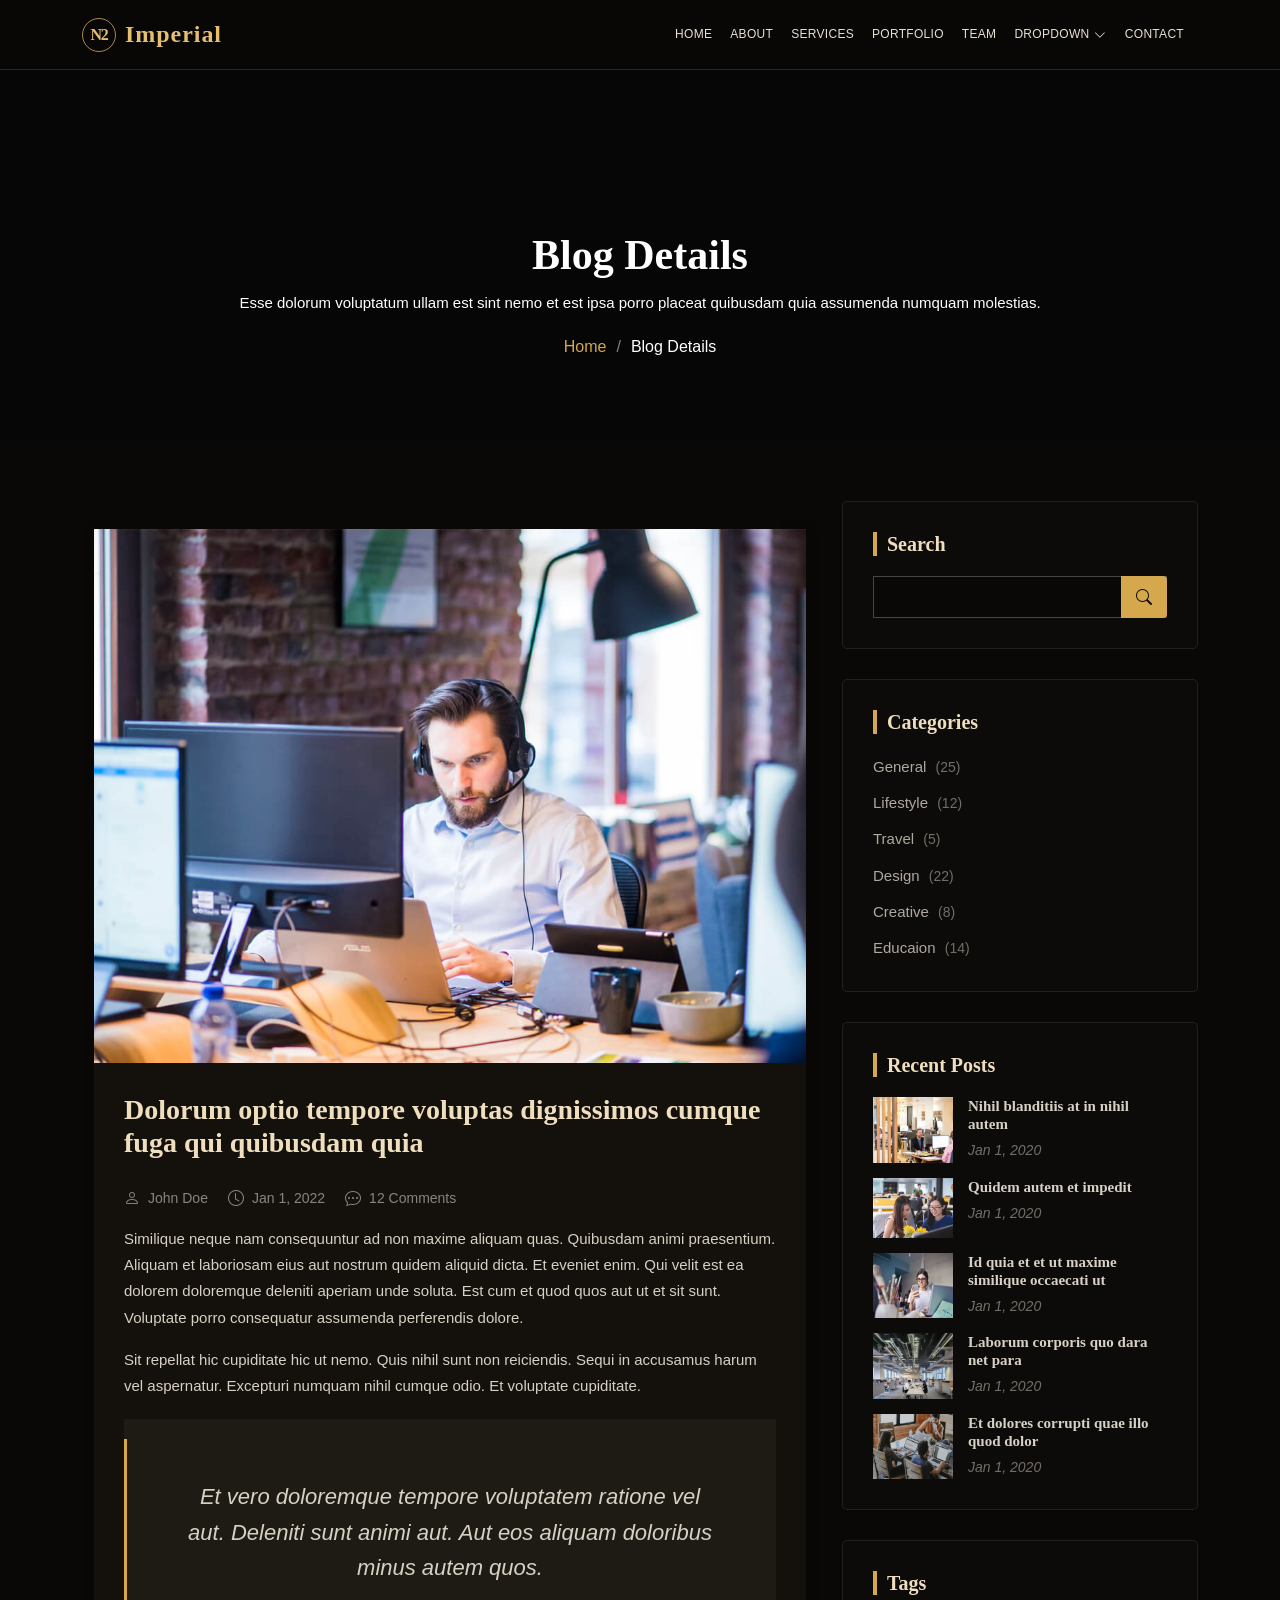
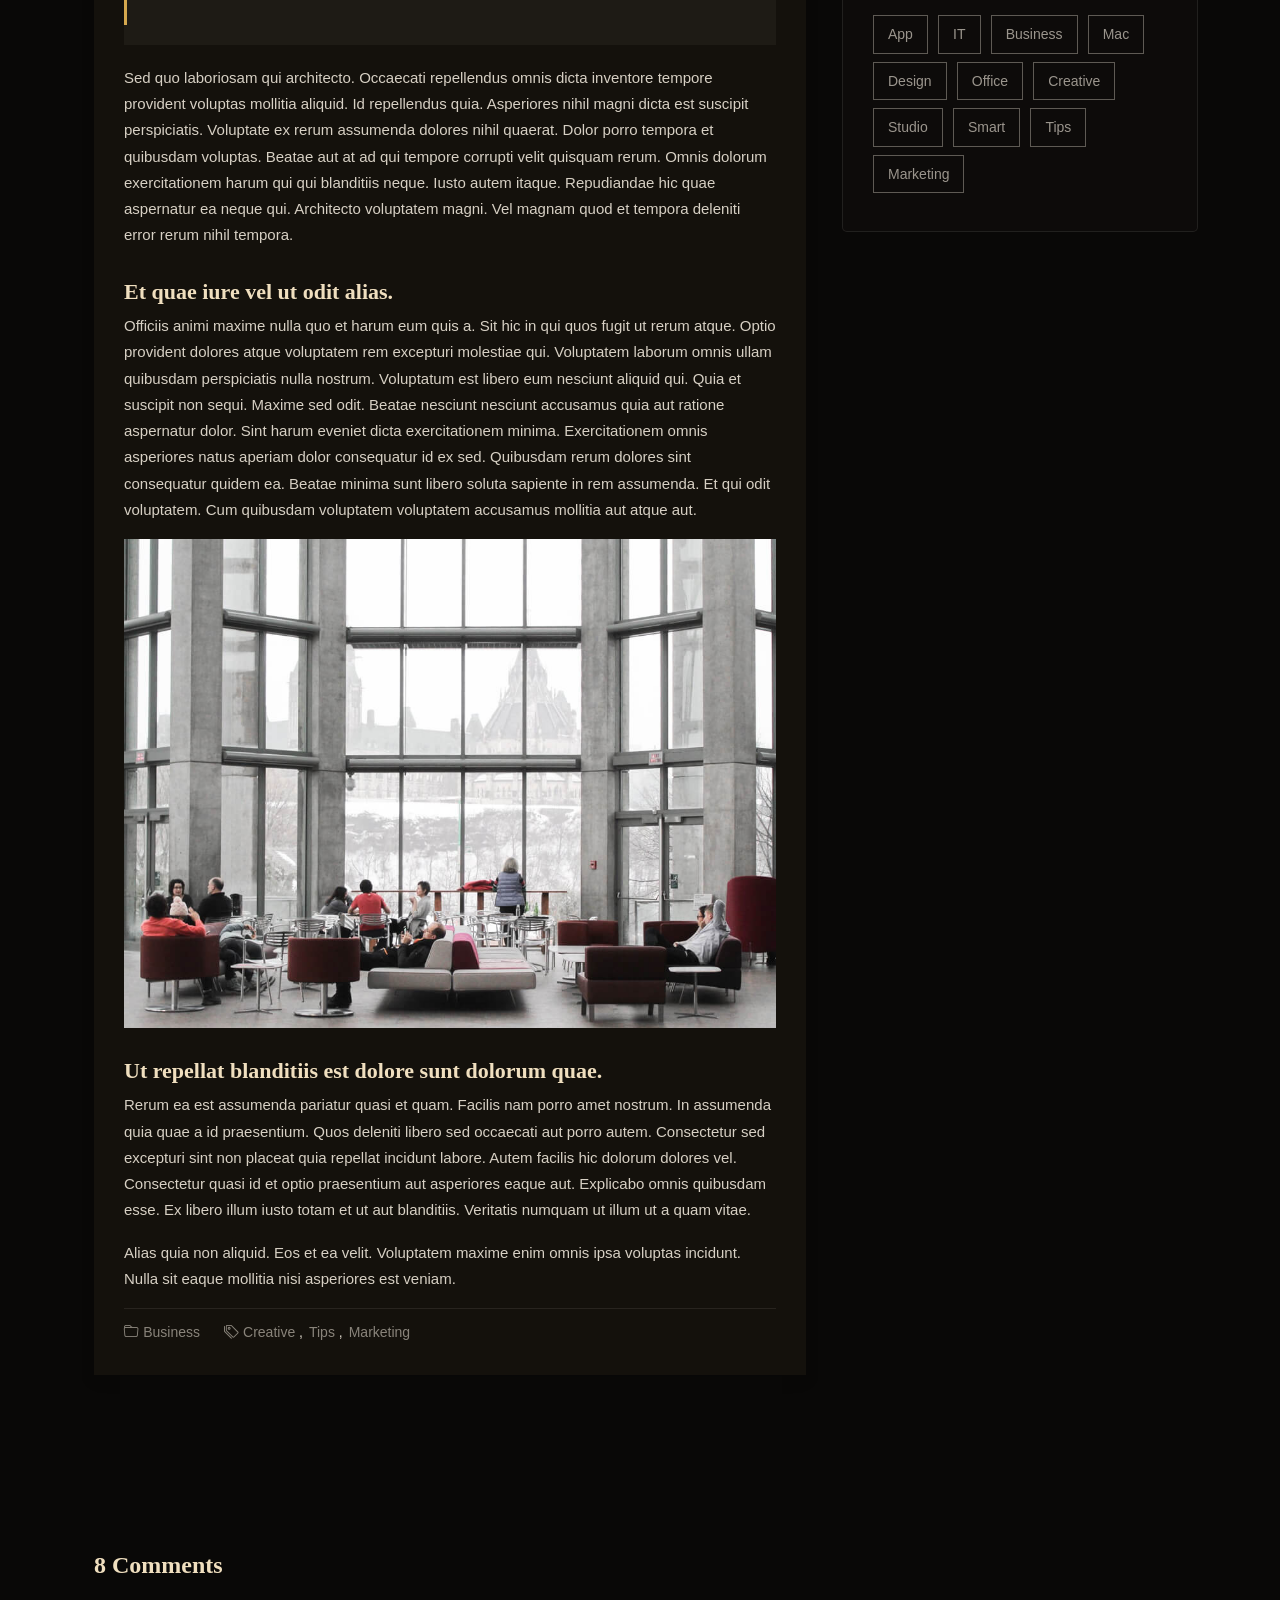
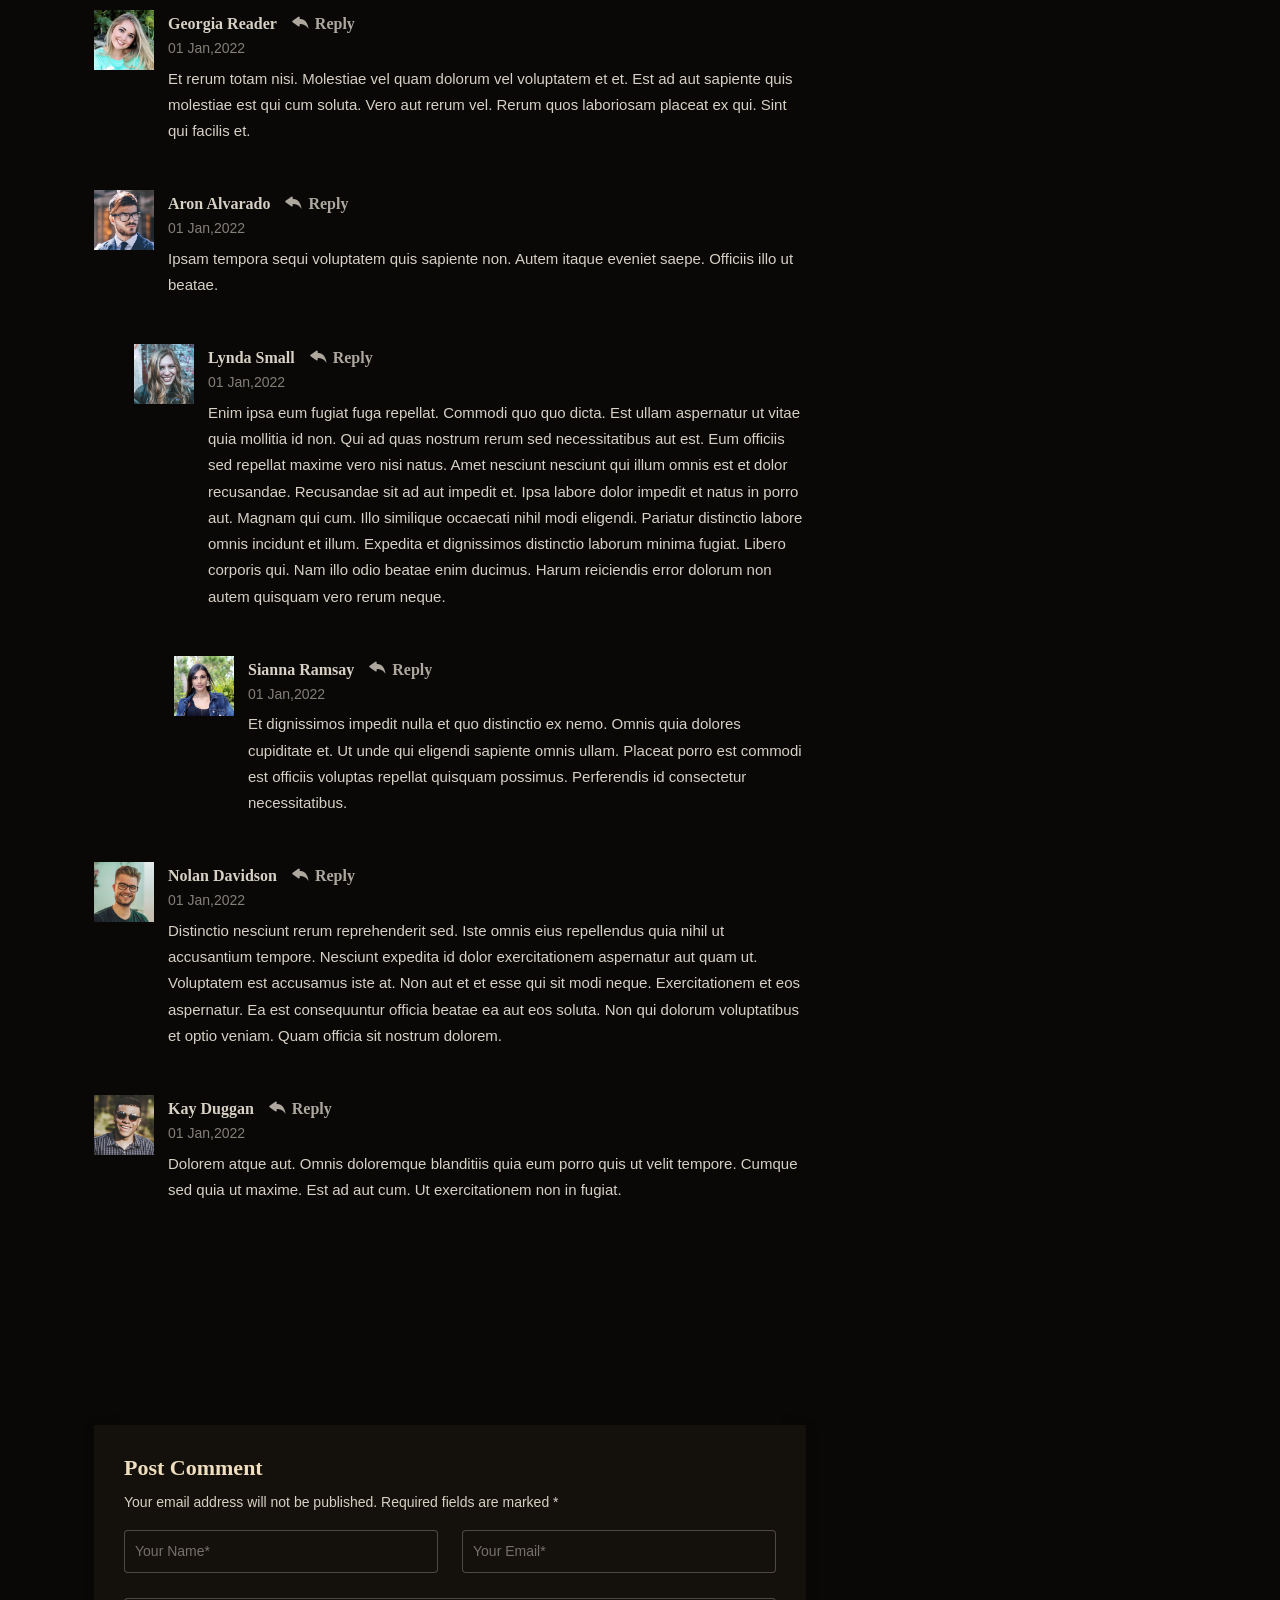
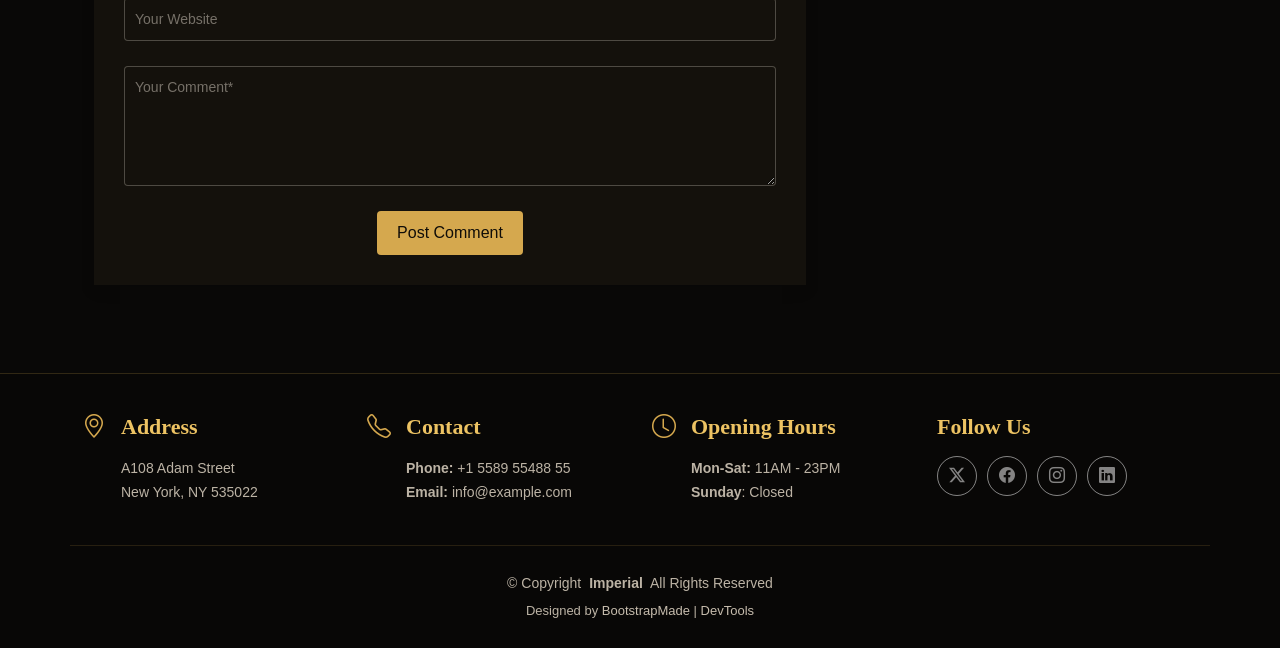
<file: blog-details.html>
<!DOCTYPE html>
<html lang="en">

<head>
  <meta charset="utf-8">
  <meta content="width=device-width, initial-scale=1.0" name="viewport">
  <title>Blog Details - Imperial Bootstrap Template</title>
  <meta name="description" content="">
  <meta name="keywords" content="">

  <!-- Favicons -->
  <link href="assets/img/favicon.png" rel="icon">
  <link href="assets/img/apple-touch-icon.png" rel="apple-touch-icon">

  <!-- Fonts -->
  <link href="https://fonts.googleapis.com" rel="preconnect">
  <link href="https://fonts.gstatic.com" rel="preconnect" crossorigin>
  <link href="https://fonts.googleapis.com/css2?family=Roboto:ital,wght@0,100;0,300;0,400;0,500;0,700;0,900;1,100;1,300;1,400;1,500;1,700;1,900&family=Open+Sans:ital,wght@0,300;0,400;0,500;0,600;0,700;0,800;1,300;1,400;1,500;1,600;1,700;1,800&family=Raleway:ital,wght@0,100;0,200;0,300;0,400;0,500;0,600;0,700;0,800;0,900;1,100;1,200;1,300;1,400;1,500;1,600;1,700;1,800;1,900&display=swap" rel="stylesheet">

  <!-- Vendor CSS Files -->
  <link href="assets/vendor/bootstrap/css/bootstrap.min.css" rel="stylesheet">
  <link href="assets/vendor/bootstrap-icons/bootstrap-icons.css" rel="stylesheet">
  <link href="assets/vendor/aos/aos.css" rel="stylesheet">
  <link href="assets/vendor/glightbox/css/glightbox.min.css" rel="stylesheet">
  <link href="assets/vendor/swiper/swiper-bundle.min.css" rel="stylesheet">

  <!-- Main CSS File -->
  <link href="assets/css/main.css" rel="stylesheet">

  <!-- =======================================================
  * Template Name: Imperial
  * Template URL: https://bootstrapmade.com/imperial-free-onepage-bootstrap-theme/
  * Updated: Nov 19 2026 with Bootstrap v5.3.9
  * Author: BootstrapMade.com
  * License: https://bootstrapmade.com/license/
  ======================================================== -->
</head>

<body class="blog-details-page">

  <header id="header" class="header d-flex align-items-center fixed-top">
    <div class="container-fluid container-xl position-relative d-flex align-items-center justify-content-between">

      <a href="index.html" class="logo d-flex align-items-center">
        <!-- Uncomment the line below if you also wish to use an image logo -->
        <!-- <img src="assets/img/logo-2.png" alt=""> -->
        <h1 class="sitename">Imperial</h1>
      </a>

      <nav id="navmenu" class="navmenu">
        <ul>
          <li><a href="#hero">Home</a></li>
          <li><a href="#about">About</a></li>
          <li><a href="#services">Services</a></li>
          <li><a href="#portfolio">Portfolio</a></li>
          <li><a href="#team">Team</a></li>
          <li class="dropdown"><a href="#"><span>Dropdown</span> <i class="bi bi-chevron-down toggle-dropdown"></i></a>
            <ul>
              <li><a href="#">Dropdown 1</a></li>
              <li class="dropdown"><a href="#"><span>Deep Dropdown</span> <i class="bi bi-chevron-down toggle-dropdown"></i></a>
                <ul>
                  <li><a href="#">Deep Dropdown 1</a></li>
                  <li><a href="#">Deep Dropdown 2</a></li>
                  <li><a href="#">Deep Dropdown 3</a></li>
                  <li><a href="#">Deep Dropdown 4</a></li>
                  <li><a href="#">Deep Dropdown 5</a></li>
                </ul>
              </li>
              <li><a href="#">Dropdown 2</a></li>
              <li><a href="#">Dropdown 3</a></li>
              <li><a href="#">Dropdown 4</a></li>
            </ul>
          </li>
          <li><a href="#contact">Contact</a></li>
        </ul>
        <i class="mobile-nav-toggle d-xl-none bi bi-list"></i>
      </nav>

    </div>
  </header>

  <main class="main">

    <!-- Page Title -->
    <div class="page-title dark-background">
      <div class="container position-relative">
        <h1>Blog Details</h1>
        <p>Esse dolorum voluptatum ullam est sint nemo et est ipsa porro placeat quibusdam quia assumenda numquam molestias.</p>
        <nav class="breadcrumbs">
          <ol>
            <li><a href="index.html">Home</a></li>
            <li class="current">Blog Details</li>
          </ol>
        </nav>
      </div>
    </div><!-- End Page Title -->

    <div class="container">
      <div class="row">

        <div class="col-lg-8">

          <!-- Blog Details Section -->
          <section id="blog-details" class="blog-details section">
            <div class="container">

              <article class="article">

                <div class="post-img">
                  <img src="assets/img/blog/blog-1.jpg" alt="" class="img-fluid">
                </div>

                <h2 class="title">Dolorum optio tempore voluptas dignissimos cumque fuga qui quibusdam quia</h2>

                <div class="meta-top">
                  <ul>
                    <li class="d-flex align-items-center"><i class="bi bi-person"></i> <a href="blog-details.html">John Doe</a></li>
                    <li class="d-flex align-items-center"><i class="bi bi-clock"></i> <a href="blog-details.html"><time datetime="2020-01-01">Jan 1, 2022</time></a></li>
                    <li class="d-flex align-items-center"><i class="bi bi-chat-dots"></i> <a href="blog-details.html">12 Comments</a></li>
                  </ul>
                </div><!-- End meta top -->

                <div class="content">
                  <p>
                    Similique neque nam consequuntur ad non maxime aliquam quas. Quibusdam animi praesentium. Aliquam et laboriosam eius aut nostrum quidem aliquid dicta.
                    Et eveniet enim. Qui velit est ea dolorem doloremque deleniti aperiam unde soluta. Est cum et quod quos aut ut et sit sunt. Voluptate porro consequatur assumenda perferendis dolore.
                  </p>

                  <p>
                    Sit repellat hic cupiditate hic ut nemo. Quis nihil sunt non reiciendis. Sequi in accusamus harum vel aspernatur. Excepturi numquam nihil cumque odio. Et voluptate cupiditate.
                  </p>

                  <blockquote>
                    <p>
                      Et vero doloremque tempore voluptatem ratione vel aut. Deleniti sunt animi aut. Aut eos aliquam doloribus minus autem quos.
                    </p>
                  </blockquote>

                  <p>
                    Sed quo laboriosam qui architecto. Occaecati repellendus omnis dicta inventore tempore provident voluptas mollitia aliquid. Id repellendus quia. Asperiores nihil magni dicta est suscipit perspiciatis. Voluptate ex rerum assumenda dolores nihil quaerat.
                    Dolor porro tempora et quibusdam voluptas. Beatae aut at ad qui tempore corrupti velit quisquam rerum. Omnis dolorum exercitationem harum qui qui blanditiis neque.
                    Iusto autem itaque. Repudiandae hic quae aspernatur ea neque qui. Architecto voluptatem magni. Vel magnam quod et tempora deleniti error rerum nihil tempora.
                  </p>

                  <h3>Et quae iure vel ut odit alias.</h3>
                  <p>
                    Officiis animi maxime nulla quo et harum eum quis a. Sit hic in qui quos fugit ut rerum atque. Optio provident dolores atque voluptatem rem excepturi molestiae qui. Voluptatem laborum omnis ullam quibusdam perspiciatis nulla nostrum. Voluptatum est libero eum nesciunt aliquid qui.
                    Quia et suscipit non sequi. Maxime sed odit. Beatae nesciunt nesciunt accusamus quia aut ratione aspernatur dolor. Sint harum eveniet dicta exercitationem minima. Exercitationem omnis asperiores natus aperiam dolor consequatur id ex sed. Quibusdam rerum dolores sint consequatur quidem ea.
                    Beatae minima sunt libero soluta sapiente in rem assumenda. Et qui odit voluptatem. Cum quibusdam voluptatem voluptatem accusamus mollitia aut atque aut.
                  </p>
                  <img src="assets/img/blog/blog-inside-post.jpg" class="img-fluid" alt="">

                  <h3>Ut repellat blanditiis est dolore sunt dolorum quae.</h3>
                  <p>
                    Rerum ea est assumenda pariatur quasi et quam. Facilis nam porro amet nostrum. In assumenda quia quae a id praesentium. Quos deleniti libero sed occaecati aut porro autem. Consectetur sed excepturi sint non placeat quia repellat incidunt labore. Autem facilis hic dolorum dolores vel.
                    Consectetur quasi id et optio praesentium aut asperiores eaque aut. Explicabo omnis quibusdam esse. Ex libero illum iusto totam et ut aut blanditiis. Veritatis numquam ut illum ut a quam vitae.
                  </p>
                  <p>
                    Alias quia non aliquid. Eos et ea velit. Voluptatem maxime enim omnis ipsa voluptas incidunt. Nulla sit eaque mollitia nisi asperiores est veniam.
                  </p>

                </div><!-- End post content -->

                <div class="meta-bottom">
                  <i class="bi bi-folder"></i>
                  <ul class="cats">
                    <li><a href="#">Business</a></li>
                  </ul>

                  <i class="bi bi-tags"></i>
                  <ul class="tags">
                    <li><a href="#">Creative</a></li>
                    <li><a href="#">Tips</a></li>
                    <li><a href="#">Marketing</a></li>
                  </ul>
                </div><!-- End meta bottom -->

              </article>

            </div>
          </section><!-- /Blog Details Section -->

          <!-- Blog Comments Section -->
          <section id="blog-comments" class="blog-comments section">

            <div class="container">

              <h4 class="comments-count">8 Comments</h4>

              <div id="comment-1" class="comment">
                <div class="d-flex">
                  <div class="comment-img"><img src="assets/img/blog/comments-1.jpg" alt=""></div>
                  <div>
                    <h5><a href="">Georgia Reader</a> <a href="#" class="reply"><i class="bi bi-reply-fill"></i> Reply</a></h5>
                    <time datetime="2020-01-01">01 Jan,2022</time>
                    <p>
                      Et rerum totam nisi. Molestiae vel quam dolorum vel voluptatem et et. Est ad aut sapiente quis molestiae est qui cum soluta.
                      Vero aut rerum vel. Rerum quos laboriosam placeat ex qui. Sint qui facilis et.
                    </p>
                  </div>
                </div>
              </div><!-- End comment #1 -->

              <div id="comment-2" class="comment">
                <div class="d-flex">
                  <div class="comment-img"><img src="assets/img/blog/comments-2.jpg" alt=""></div>
                  <div>
                    <h5><a href="">Aron Alvarado</a> <a href="#" class="reply"><i class="bi bi-reply-fill"></i> Reply</a></h5>
                    <time datetime="2020-01-01">01 Jan,2022</time>
                    <p>
                      Ipsam tempora sequi voluptatem quis sapiente non. Autem itaque eveniet saepe. Officiis illo ut beatae.
                    </p>
                  </div>
                </div>

                <div id="comment-reply-1" class="comment comment-reply">
                  <div class="d-flex">
                    <div class="comment-img"><img src="assets/img/blog/comments-3.jpg" alt=""></div>
                    <div>
                      <h5><a href="">Lynda Small</a> <a href="#" class="reply"><i class="bi bi-reply-fill"></i> Reply</a></h5>
                      <time datetime="2020-01-01">01 Jan,2022</time>
                      <p>
                        Enim ipsa eum fugiat fuga repellat. Commodi quo quo dicta. Est ullam aspernatur ut vitae quia mollitia id non. Qui ad quas nostrum rerum sed necessitatibus aut est. Eum officiis sed repellat maxime vero nisi natus. Amet nesciunt nesciunt qui illum omnis est et dolor recusandae.

                        Recusandae sit ad aut impedit et. Ipsa labore dolor impedit et natus in porro aut. Magnam qui cum. Illo similique occaecati nihil modi eligendi. Pariatur distinctio labore omnis incidunt et illum. Expedita et dignissimos distinctio laborum minima fugiat.

                        Libero corporis qui. Nam illo odio beatae enim ducimus. Harum reiciendis error dolorum non autem quisquam vero rerum neque.
                      </p>
                    </div>
                  </div>

                  <div id="comment-reply-2" class="comment comment-reply">
                    <div class="d-flex">
                      <div class="comment-img"><img src="assets/img/blog/comments-4.jpg" alt=""></div>
                      <div>
                        <h5><a href="">Sianna Ramsay</a> <a href="#" class="reply"><i class="bi bi-reply-fill"></i> Reply</a></h5>
                        <time datetime="2020-01-01">01 Jan,2022</time>
                        <p>
                          Et dignissimos impedit nulla et quo distinctio ex nemo. Omnis quia dolores cupiditate et. Ut unde qui eligendi sapiente omnis ullam. Placeat porro est commodi est officiis voluptas repellat quisquam possimus. Perferendis id consectetur necessitatibus.
                        </p>
                      </div>
                    </div>

                  </div><!-- End comment reply #2-->

                </div><!-- End comment reply #1-->

              </div><!-- End comment #2-->

              <div id="comment-3" class="comment">
                <div class="d-flex">
                  <div class="comment-img"><img src="assets/img/blog/comments-5.jpg" alt=""></div>
                  <div>
                    <h5><a href="">Nolan Davidson</a> <a href="#" class="reply"><i class="bi bi-reply-fill"></i> Reply</a></h5>
                    <time datetime="2020-01-01">01 Jan,2022</time>
                    <p>
                      Distinctio nesciunt rerum reprehenderit sed. Iste omnis eius repellendus quia nihil ut accusantium tempore. Nesciunt expedita id dolor exercitationem aspernatur aut quam ut. Voluptatem est accusamus iste at.
                      Non aut et et esse qui sit modi neque. Exercitationem et eos aspernatur. Ea est consequuntur officia beatae ea aut eos soluta. Non qui dolorum voluptatibus et optio veniam. Quam officia sit nostrum dolorem.
                    </p>
                  </div>
                </div>

              </div><!-- End comment #3 -->

              <div id="comment-4" class="comment">
                <div class="d-flex">
                  <div class="comment-img"><img src="assets/img/blog/comments-6.jpg" alt=""></div>
                  <div>
                    <h5><a href="">Kay Duggan</a> <a href="#" class="reply"><i class="bi bi-reply-fill"></i> Reply</a></h5>
                    <time datetime="2020-01-01">01 Jan,2022</time>
                    <p>
                      Dolorem atque aut. Omnis doloremque blanditiis quia eum porro quis ut velit tempore. Cumque sed quia ut maxime. Est ad aut cum. Ut exercitationem non in fugiat.
                    </p>
                  </div>
                </div>

              </div><!-- End comment #4 -->

            </div>

          </section><!-- /Blog Comments Section -->

          <!-- Comment Form Section -->
          <section id="comment-form" class="comment-form section">
            <div class="container">

              <form action="">

                <h4>Post Comment</h4>
                <p>Your email address will not be published. Required fields are marked * </p>
                <div class="row">
                  <div class="col-md-6 form-group">
                    <input name="name" type="text" class="form-control" placeholder="Your Name*">
                  </div>
                  <div class="col-md-6 form-group">
                    <input name="email" type="text" class="form-control" placeholder="Your Email*">
                  </div>
                </div>
                <div class="row">
                  <div class="col form-group">
                    <input name="website" type="text" class="form-control" placeholder="Your Website">
                  </div>
                </div>
                <div class="row">
                  <div class="col form-group">
                    <textarea name="comment" class="form-control" placeholder="Your Comment*"></textarea>
                  </div>
                </div>

                <div class="text-center">
                  <button type="submit" class="btn btn-primary">Post Comment</button>
                </div>

              </form>

            </div>
          </section><!-- /Comment Form Section -->

        </div>

        <div class="col-lg-4 sidebar">

          <div class="widgets-container">

            <!-- Search Widget -->
            <div class="search-widget widget-item">

              <h3 class="widget-title">Search</h3>
              <form action="">
                <input type="text">
                <button type="submit" title="Search"><i class="bi bi-search"></i></button>
              </form>

            </div><!--/Search Widget -->

            <!-- Categories Widget -->
            <div class="categories-widget widget-item">

              <h3 class="widget-title">Categories</h3>
              <ul class="mt-3">
                <li><a href="#">General <span>(25)</span></a></li>
                <li><a href="#">Lifestyle <span>(12)</span></a></li>
                <li><a href="#">Travel <span>(5)</span></a></li>
                <li><a href="#">Design <span>(22)</span></a></li>
                <li><a href="#">Creative <span>(8)</span></a></li>
                <li><a href="#">Educaion <span>(14)</span></a></li>
              </ul>

            </div><!--/Categories Widget -->

            <!-- Recent Posts Widget -->
            <div class="recent-posts-widget widget-item">

              <h3 class="widget-title">Recent Posts</h3>

              <div class="post-item">
                <img src="assets/img/blog/blog-recent-1.jpg" alt="" class="flex-shrink-0">
                <div>
                  <h4><a href="blog-details.html">Nihil blanditiis at in nihil autem</a></h4>
                  <time datetime="2020-01-01">Jan 1, 2020</time>
                </div>
              </div><!-- End recent post item-->

              <div class="post-item">
                <img src="assets/img/blog/blog-recent-2.jpg" alt="" class="flex-shrink-0">
                <div>
                  <h4><a href="blog-details.html">Quidem autem et impedit</a></h4>
                  <time datetime="2020-01-01">Jan 1, 2020</time>
                </div>
              </div><!-- End recent post item-->

              <div class="post-item">
                <img src="assets/img/blog/blog-recent-3.jpg" alt="" class="flex-shrink-0">
                <div>
                  <h4><a href="blog-details.html">Id quia et et ut maxime similique occaecati ut</a></h4>
                  <time datetime="2020-01-01">Jan 1, 2020</time>
                </div>
              </div><!-- End recent post item-->

              <div class="post-item">
                <img src="assets/img/blog/blog-recent-4.jpg" alt="" class="flex-shrink-0">
                <div>
                  <h4><a href="blog-details.html">Laborum corporis quo dara net para</a></h4>
                  <time datetime="2020-01-01">Jan 1, 2020</time>
                </div>
              </div><!-- End recent post item-->

              <div class="post-item">
                <img src="assets/img/blog/blog-recent-5.jpg" alt="" class="flex-shrink-0">
                <div>
                  <h4><a href="blog-details.html">Et dolores corrupti quae illo quod dolor</a></h4>
                  <time datetime="2020-01-01">Jan 1, 2020</time>
                </div>
              </div><!-- End recent post item-->

            </div><!--/Recent Posts Widget -->

            <!-- Tags Widget -->
            <div class="tags-widget widget-item">

              <h3 class="widget-title">Tags</h3>
              <ul>
                <li><a href="#">App</a></li>
                <li><a href="#">IT</a></li>
                <li><a href="#">Business</a></li>
                <li><a href="#">Mac</a></li>
                <li><a href="#">Design</a></li>
                <li><a href="#">Office</a></li>
                <li><a href="#">Creative</a></li>
                <li><a href="#">Studio</a></li>
                <li><a href="#">Smart</a></li>
                <li><a href="#">Tips</a></li>
                <li><a href="#">Marketing</a></li>
              </ul>

            </div><!--/Tags Widget -->

          </div>

        </div>

      </div>
    </div>

  </main>

  <footer id="footer" class="footer dark-background">

    <div class="container">
      <div class="row gy-3">
        <div class="col-lg-3 col-md-6 d-flex">
          <i class="bi bi-geo-alt icon"></i>
          <div class="address">
            <h4>Address</h4>
            <p>A108 Adam Street</p>
            <p>New York, NY 535022</p>
            <p></p>
          </div>

        </div>

        <div class="col-lg-3 col-md-6 d-flex">
          <i class="bi bi-telephone icon"></i>
          <div>
            <h4>Contact</h4>
            <p>
              <strong>Phone:</strong> <span>+1 5589 55488 55</span><br>
              <strong>Email:</strong> <span>info@example.com</span><br>
            </p>
          </div>
        </div>

        <div class="col-lg-3 col-md-6 d-flex">
          <i class="bi bi-clock icon"></i>
          <div>
            <h4>Opening Hours</h4>
            <p>
              <strong>Mon-Sat:</strong> <span>11AM - 23PM</span><br>
              <strong>Sunday</strong>: <span>Closed</span>
            </p>
          </div>
        </div>

        <div class="col-lg-3 col-md-6">
          <h4>Follow Us</h4>
          <div class="social-links d-flex">
            <a href="#" class="twitter"><i class="bi bi-twitter-x"></i></a>
            <a href="#" class="facebook"><i class="bi bi-facebook"></i></a>
            <a href="#" class="instagram"><i class="bi bi-instagram"></i></a>
            <a href="#" class="linkedin"><i class="bi bi-linkedin"></i></a>
          </div>
        </div>

      </div>
    </div>

    <div class="container copyright text-center mt-4">
      <p>© <span>Copyright</span> <strong class="px-1 sitename">Imperial</strong> <span>All Rights Reserved</span></p>
      <div class="credits">
        <!-- All the links in the footer should remain intact. -->
        <!-- You can delete the links only if you've purchased the pro version. -->
        <!-- Licensing information: https://bootstrapmade.com/license/ -->
        <!-- Purchase the pro version with working PHP/AJAX contact form: [buy-url] -->
        Designed by <a href="https://bootstrapmade.com/">BootstrapMade</a> | <a href="https://bootstrapmade.com/tools/">DevTools</a>
      </div>
    </div>

  </footer>

  <!-- Scroll Top -->
  <a href="#" id="scroll-top" class="scroll-top d-flex align-items-center justify-content-center"><i class="bi bi-arrow-up-short"></i></a>

  <!-- Preloader -->
  <div id="preloader"></div>

  <!-- Vendor JS Files -->
  <script src="assets/vendor/bootstrap/js/bootstrap.bundle.min.js"></script>
  <script src="assets/vendor/php-email-form/validate.js"></script>
  <script src="assets/vendor/aos/aos.js"></script>
  <script src="assets/vendor/typed.js/typed.umd.js"></script>
  <script src="assets/vendor/glightbox/js/glightbox.min.js"></script>
  <script src="assets/vendor/imagesloaded/imagesloaded.pkgd.min.js"></script>
  <script src="assets/vendor/isotope-layout/isotope.pkgd.min.js"></script>
  <script src="assets/vendor/swiper/swiper-bundle.min.js"></script>

  <!-- Main JS File -->
  <script src="assets/js/main.js"></script>

</body>

</html>
</file>
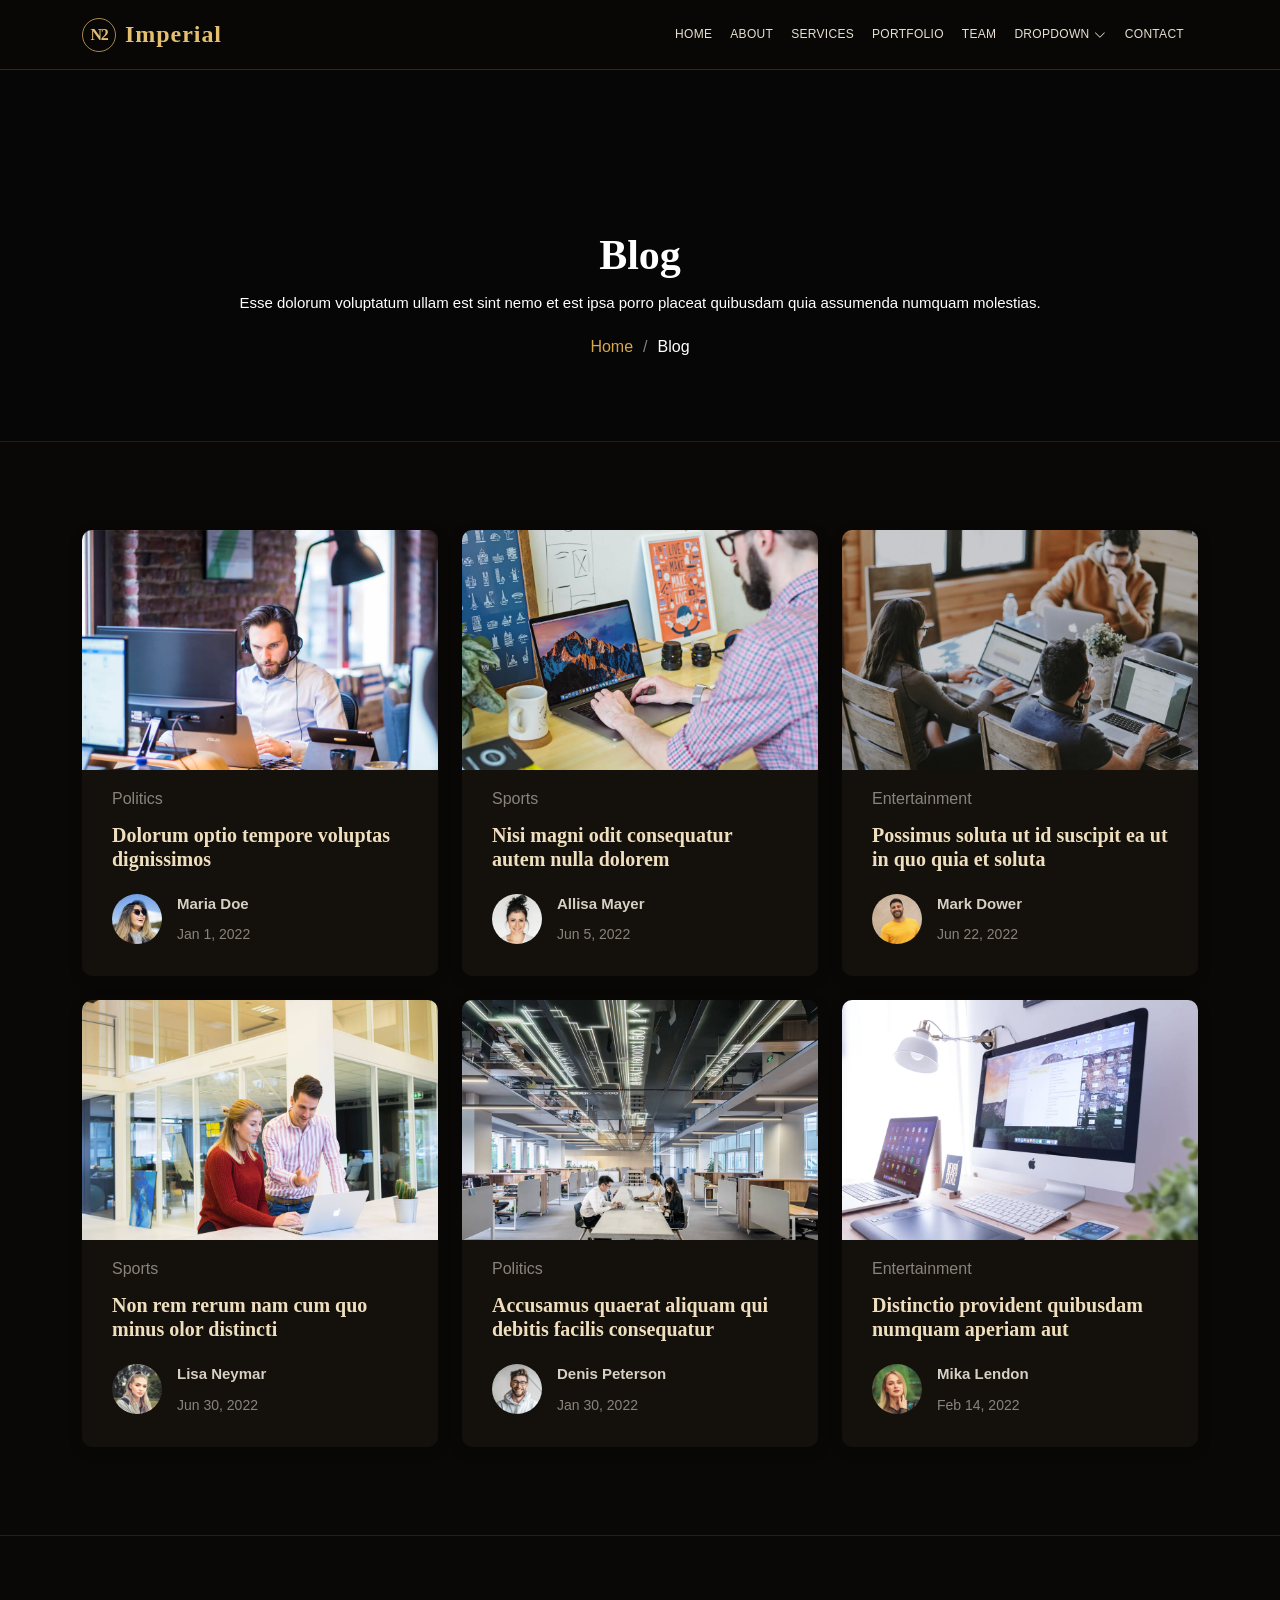
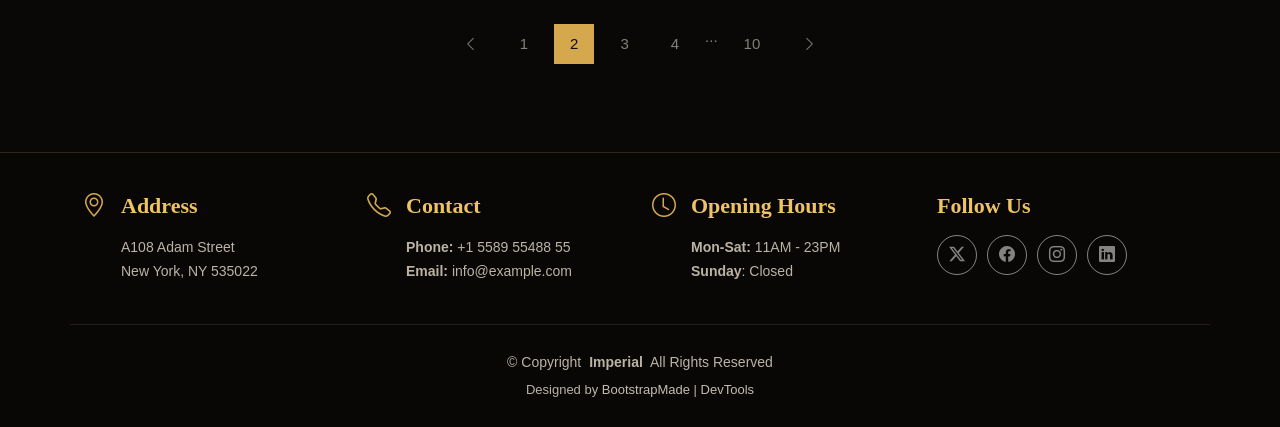
<file: blog.html>
<!DOCTYPE html>
<html lang="en">

<head>
  <meta charset="utf-8">
  <meta content="width=device-width, initial-scale=1.0" name="viewport">
  <title>Blog - Imperial Bootstrap Template</title>
  <meta name="description" content="">
  <meta name="keywords" content="">

  <!-- Favicons -->
  <link href="assets/img/favicon.png" rel="icon">
  <link href="assets/img/apple-touch-icon.png" rel="apple-touch-icon">

  <!-- Fonts -->
  <link href="https://fonts.googleapis.com" rel="preconnect">
  <link href="https://fonts.gstatic.com" rel="preconnect" crossorigin>
  <link href="https://fonts.googleapis.com/css2?family=Roboto:ital,wght@0,100;0,300;0,400;0,500;0,700;0,900;1,100;1,300;1,400;1,500;1,700;1,900&family=Open+Sans:ital,wght@0,300;0,400;0,500;0,600;0,700;0,800;1,300;1,400;1,500;1,600;1,700;1,800&family=Raleway:ital,wght@0,100;0,200;0,300;0,400;0,500;0,600;0,700;0,800;0,900;1,100;1,200;1,300;1,400;1,500;1,600;1,700;1,800;1,900&display=swap" rel="stylesheet">

  <!-- Vendor CSS Files -->
  <link href="assets/vendor/bootstrap/css/bootstrap.min.css" rel="stylesheet">
  <link href="assets/vendor/bootstrap-icons/bootstrap-icons.css" rel="stylesheet">
  <link href="assets/vendor/aos/aos.css" rel="stylesheet">
  <link href="assets/vendor/glightbox/css/glightbox.min.css" rel="stylesheet">
  <link href="assets/vendor/swiper/swiper-bundle.min.css" rel="stylesheet">

  <!-- Main CSS File -->
  <link href="assets/css/main.css" rel="stylesheet">

  <!-- =======================================================
  * Template Name: Imperial
  * Template URL: https://bootstrapmade.com/imperial-free-onepage-bootstrap-theme/
  * Updated: Nov 19 2026 with Bootstrap v5.3.9
  * Author: BootstrapMade.com
  * License: https://bootstrapmade.com/license/
  ======================================================== -->
</head>

<body class="blog-page">

  <header id="header" class="header d-flex align-items-center fixed-top">
    <div class="container-fluid container-xl position-relative d-flex align-items-center justify-content-between">

      <a href="index.html" class="logo d-flex align-items-center">
        <!-- Uncomment the line below if you also wish to use an image logo -->
        <!-- <img src="assets/img/logo-2.png" alt=""> -->
        <h1 class="sitename">Imperial</h1>
      </a>

      <nav id="navmenu" class="navmenu">
        <ul>
          <li><a href="#hero">Home</a></li>
          <li><a href="#about">About</a></li>
          <li><a href="#services">Services</a></li>
          <li><a href="#portfolio">Portfolio</a></li>
          <li><a href="#team">Team</a></li>
          <li class="dropdown"><a href="#"><span>Dropdown</span> <i class="bi bi-chevron-down toggle-dropdown"></i></a>
            <ul>
              <li><a href="#">Dropdown 1</a></li>
              <li class="dropdown"><a href="#"><span>Deep Dropdown</span> <i class="bi bi-chevron-down toggle-dropdown"></i></a>
                <ul>
                  <li><a href="#">Deep Dropdown 1</a></li>
                  <li><a href="#">Deep Dropdown 2</a></li>
                  <li><a href="#">Deep Dropdown 3</a></li>
                  <li><a href="#">Deep Dropdown 4</a></li>
                  <li><a href="#">Deep Dropdown 5</a></li>
                </ul>
              </li>
              <li><a href="#">Dropdown 2</a></li>
              <li><a href="#">Dropdown 3</a></li>
              <li><a href="#">Dropdown 4</a></li>
            </ul>
          </li>
          <li><a href="#contact">Contact</a></li>
        </ul>
        <i class="mobile-nav-toggle d-xl-none bi bi-list"></i>
      </nav>

    </div>
  </header>

  <main class="main">

    <!-- Page Title -->
    <div class="page-title dark-background">
      <div class="container position-relative">
        <h1>Blog</h1>
        <p>Esse dolorum voluptatum ullam est sint nemo et est ipsa porro placeat quibusdam quia assumenda numquam molestias.</p>
        <nav class="breadcrumbs">
          <ol>
            <li><a href="index.html">Home</a></li>
            <li class="current">Blog</li>
          </ol>
        </nav>
      </div>
    </div><!-- End Page Title -->

    <!-- Blog Posts Section -->
    <section id="blog-posts" class="blog-posts section">

      <div class="container">
        <div class="row gy-4">

          <div class="col-lg-4">
            <article>

              <div class="post-img">
                <img src="assets/img/blog/blog-1.jpg" alt="" class="img-fluid">
              </div>

              <p class="post-category">Politics</p>

              <h2 class="title">
                <a href="blog-details.html">Dolorum optio tempore voluptas dignissimos</a>
              </h2>

              <div class="d-flex align-items-center">
                <img src="assets/img/blog/blog-author.jpg" alt="" class="img-fluid post-author-img flex-shrink-0">
                <div class="post-meta">
                  <p class="post-author">Maria Doe</p>
                  <p class="post-date">
                    <time datetime="2022-01-01">Jan 1, 2022</time>
                  </p>
                </div>
              </div>

            </article>
          </div><!-- End post list item -->

          <div class="col-lg-4">
            <article>

              <div class="post-img">
                <img src="assets/img/blog/blog-2.jpg" alt="" class="img-fluid">
              </div>

              <p class="post-category">Sports</p>

              <h2 class="title">
                <a href="blog-details.html">Nisi magni odit consequatur autem nulla dolorem</a>
              </h2>

              <div class="d-flex align-items-center">
                <img src="assets/img/blog/blog-author-2.jpg" alt="" class="img-fluid post-author-img flex-shrink-0">
                <div class="post-meta">
                  <p class="post-author">Allisa Mayer</p>
                  <p class="post-date">
                    <time datetime="2022-01-01">Jun 5, 2022</time>
                  </p>
                </div>
              </div>

            </article>
          </div><!-- End post list item -->

          <div class="col-lg-4">
            <article>

              <div class="post-img">
                <img src="assets/img/blog/blog-3.jpg" alt="" class="img-fluid">
              </div>

              <p class="post-category">Entertainment</p>

              <h2 class="title">
                <a href="blog-details.html">Possimus soluta ut id suscipit ea ut in quo quia et soluta</a>
              </h2>

              <div class="d-flex align-items-center">
                <img src="assets/img/blog/blog-author-3.jpg" alt="" class="img-fluid post-author-img flex-shrink-0">
                <div class="post-meta">
                  <p class="post-author">Mark Dower</p>
                  <p class="post-date">
                    <time datetime="2022-01-01">Jun 22, 2022</time>
                  </p>
                </div>
              </div>

            </article>
          </div><!-- End post list item -->

          <div class="col-lg-4">
            <article>

              <div class="post-img">
                <img src="assets/img/blog/blog-4.jpg" alt="" class="img-fluid">
              </div>

              <p class="post-category">Sports</p>

              <h2 class="title">
                <a href="blog-details.html">Non rem rerum nam cum quo minus olor distincti</a>
              </h2>

              <div class="d-flex align-items-center">
                <img src="assets/img/blog/blog-author-4.jpg" alt="" class="img-fluid post-author-img flex-shrink-0">
                <div class="post-meta">
                  <p class="post-author">Lisa Neymar</p>
                  <p class="post-date">
                    <time datetime="2022-01-01">Jun 30, 2022</time>
                  </p>
                </div>
              </div>

            </article>
          </div><!-- End post list item -->

          <div class="col-lg-4">
            <article>

              <div class="post-img">
                <img src="assets/img/blog/blog-5.jpg" alt="" class="img-fluid">
              </div>

              <p class="post-category">Politics</p>

              <h2 class="title">
                <a href="blog-details.html">Accusamus quaerat aliquam qui debitis facilis consequatur</a>
              </h2>

              <div class="d-flex align-items-center">
                <img src="assets/img/blog/blog-author-5.jpg" alt="" class="img-fluid post-author-img flex-shrink-0">
                <div class="post-meta">
                  <p class="post-author">Denis Peterson</p>
                  <p class="post-date">
                    <time datetime="2022-01-01">Jan 30, 2022</time>
                  </p>
                </div>
              </div>

            </article>
          </div><!-- End post list item -->

          <div class="col-lg-4">
            <article>

              <div class="post-img">
                <img src="assets/img/blog/blog-6.jpg" alt="" class="img-fluid">
              </div>

              <p class="post-category">Entertainment</p>

              <h2 class="title">
                <a href="blog-details.html">Distinctio provident quibusdam numquam aperiam aut</a>
              </h2>

              <div class="d-flex align-items-center">
                <img src="assets/img/blog/blog-author-6.jpg" alt="" class="img-fluid post-author-img flex-shrink-0">
                <div class="post-meta">
                  <p class="post-author">Mika Lendon</p>
                  <p class="post-date">
                    <time datetime="2022-01-01">Feb 14, 2022</time>
                  </p>
                </div>
              </div>

            </article>
          </div><!-- End post list item -->

        </div>
      </div>

    </section><!-- /Blog Posts Section -->

    <!-- Blog Pagination Section -->
    <section id="blog-pagination" class="blog-pagination section">

      <div class="container">
        <div class="d-flex justify-content-center">
          <ul>
            <li><a href="#"><i class="bi bi-chevron-left"></i></a></li>
            <li><a href="#">1</a></li>
            <li><a href="#" class="active">2</a></li>
            <li><a href="#">3</a></li>
            <li><a href="#">4</a></li>
            <li>...</li>
            <li><a href="#">10</a></li>
            <li><a href="#"><i class="bi bi-chevron-right"></i></a></li>
          </ul>
        </div>
      </div>

    </section><!-- /Blog Pagination Section -->

  </main>

  <footer id="footer" class="footer dark-background">

    <div class="container">
      <div class="row gy-3">
        <div class="col-lg-3 col-md-6 d-flex">
          <i class="bi bi-geo-alt icon"></i>
          <div class="address">
            <h4>Address</h4>
            <p>A108 Adam Street</p>
            <p>New York, NY 535022</p>
            <p></p>
          </div>

        </div>

        <div class="col-lg-3 col-md-6 d-flex">
          <i class="bi bi-telephone icon"></i>
          <div>
            <h4>Contact</h4>
            <p>
              <strong>Phone:</strong> <span>+1 5589 55488 55</span><br>
              <strong>Email:</strong> <span>info@example.com</span><br>
            </p>
          </div>
        </div>

        <div class="col-lg-3 col-md-6 d-flex">
          <i class="bi bi-clock icon"></i>
          <div>
            <h4>Opening Hours</h4>
            <p>
              <strong>Mon-Sat:</strong> <span>11AM - 23PM</span><br>
              <strong>Sunday</strong>: <span>Closed</span>
            </p>
          </div>
        </div>

        <div class="col-lg-3 col-md-6">
          <h4>Follow Us</h4>
          <div class="social-links d-flex">
            <a href="#" class="twitter"><i class="bi bi-twitter-x"></i></a>
            <a href="#" class="facebook"><i class="bi bi-facebook"></i></a>
            <a href="#" class="instagram"><i class="bi bi-instagram"></i></a>
            <a href="#" class="linkedin"><i class="bi bi-linkedin"></i></a>
          </div>
        </div>

      </div>
    </div>

    <div class="container copyright text-center mt-4">
      <p>© <span>Copyright</span> <strong class="px-1 sitename">Imperial</strong> <span>All Rights Reserved</span></p>
      <div class="credits">
        <!-- All the links in the footer should remain intact. -->
        <!-- You can delete the links only if you've purchased the pro version. -->
        <!-- Licensing information: https://bootstrapmade.com/license/ -->
        <!-- Purchase the pro version with working PHP/AJAX contact form: [buy-url] -->
        Designed by <a href="https://bootstrapmade.com/">BootstrapMade</a> | <a href="https://bootstrapmade.com/tools/">DevTools</a>
      </div>
    </div>

  </footer>

  <!-- Scroll Top -->
  <a href="#" id="scroll-top" class="scroll-top d-flex align-items-center justify-content-center"><i class="bi bi-arrow-up-short"></i></a>

  <!-- Preloader -->
  <div id="preloader"></div>

  <!-- Vendor JS Files -->
  <script src="assets/vendor/bootstrap/js/bootstrap.bundle.min.js"></script>
  <script src="assets/vendor/php-email-form/validate.js"></script>
  <script src="assets/vendor/aos/aos.js"></script>
  <script src="assets/vendor/typed.js/typed.umd.js"></script>
  <script src="assets/vendor/glightbox/js/glightbox.min.js"></script>
  <script src="assets/vendor/imagesloaded/imagesloaded.pkgd.min.js"></script>
  <script src="assets/vendor/isotope-layout/isotope.pkgd.min.js"></script>
  <script src="assets/vendor/swiper/swiper-bundle.min.js"></script>

  <!-- Main JS File -->
  <script src="assets/js/main.js"></script>

</body>

</html>
</file>
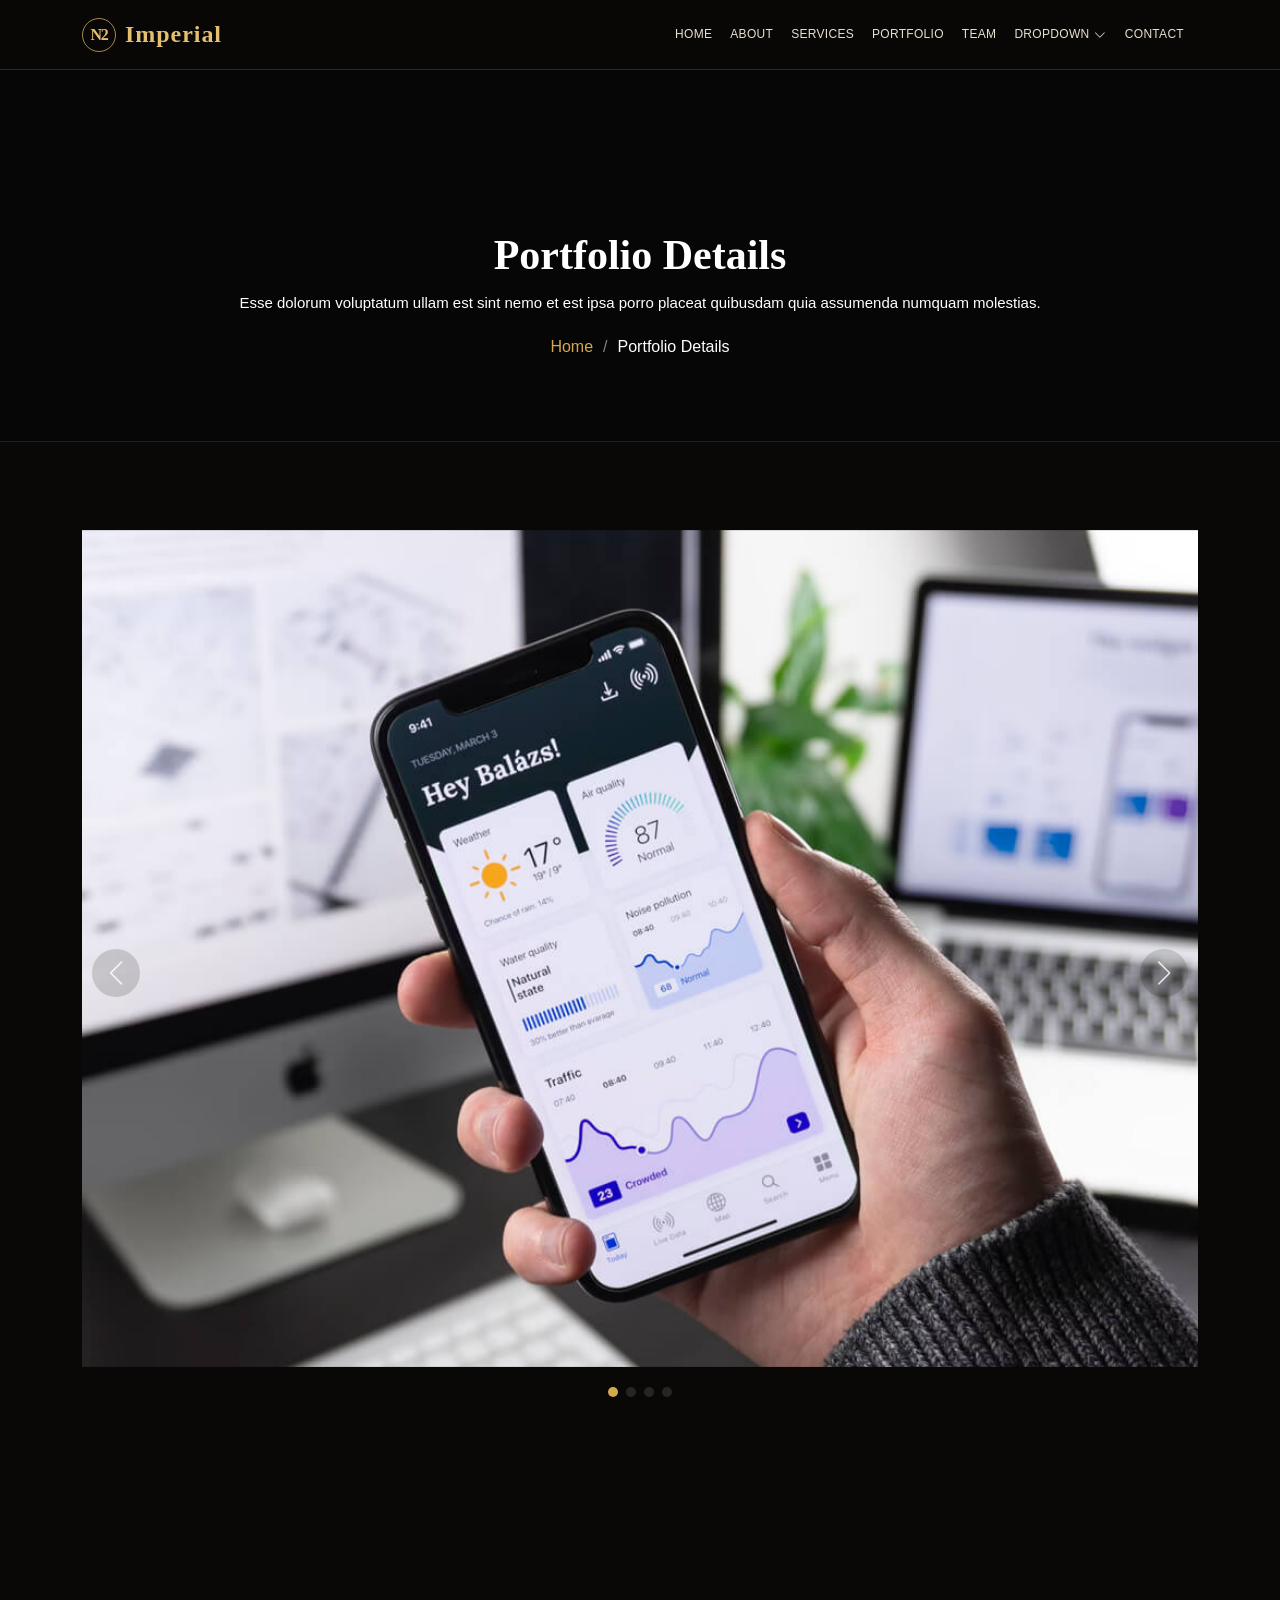
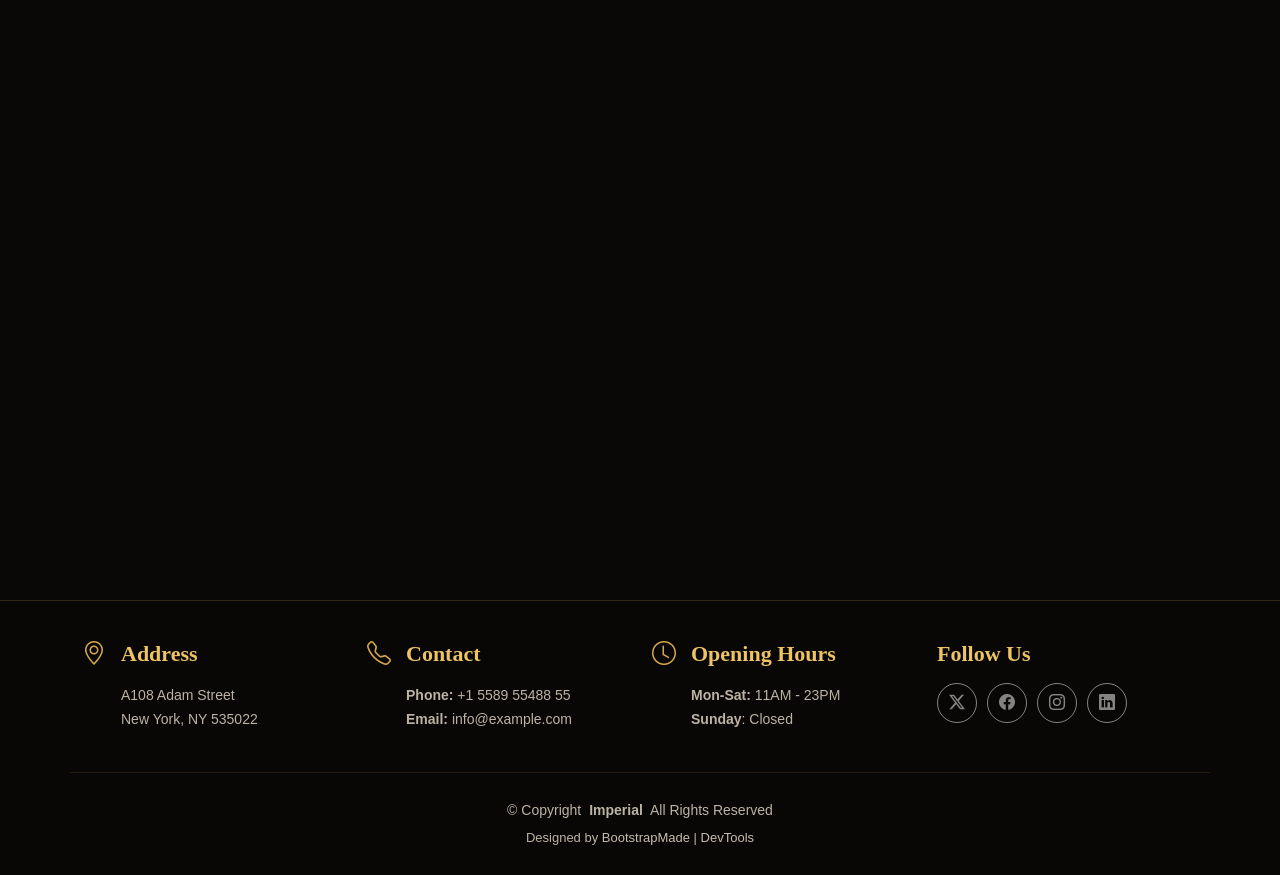
<file: portfolio-details.html>
<!DOCTYPE html>
<html lang="en">

<head>
  <meta charset="utf-8">
  <meta content="width=device-width, initial-scale=1.0" name="viewport">
  <title>Portfolio Details - Imperial Bootstrap Template</title>
  <meta name="description" content="">
  <meta name="keywords" content="">

  <!-- Favicons -->
  <link href="assets/img/favicon.png" rel="icon">
  <link href="assets/img/apple-touch-icon.png" rel="apple-touch-icon">

  <!-- Fonts -->
  <link href="https://fonts.googleapis.com" rel="preconnect">
  <link href="https://fonts.gstatic.com" rel="preconnect" crossorigin>
  <link href="https://fonts.googleapis.com/css2?family=Roboto:ital,wght@0,100;0,300;0,400;0,500;0,700;0,900;1,100;1,300;1,400;1,500;1,700;1,900&family=Open+Sans:ital,wght@0,300;0,400;0,500;0,600;0,700;0,800;1,300;1,400;1,500;1,600;1,700;1,800&family=Raleway:ital,wght@0,100;0,200;0,300;0,400;0,500;0,600;0,700;0,800;0,900;1,100;1,200;1,300;1,400;1,500;1,600;1,700;1,800;1,900&display=swap" rel="stylesheet">

  <!-- Vendor CSS Files -->
  <link href="assets/vendor/bootstrap/css/bootstrap.min.css" rel="stylesheet">
  <link href="assets/vendor/bootstrap-icons/bootstrap-icons.css" rel="stylesheet">
  <link href="assets/vendor/aos/aos.css" rel="stylesheet">
  <link href="assets/vendor/glightbox/css/glightbox.min.css" rel="stylesheet">
  <link href="assets/vendor/swiper/swiper-bundle.min.css" rel="stylesheet">

  <!-- Main CSS File -->
  <link href="assets/css/main.css" rel="stylesheet">

  <!-- =======================================================
  * Template Name: Imperial
  * Template URL: https://bootstrapmade.com/imperial-free-onepage-bootstrap-theme/
  * Updated: Nov 19 2026 with Bootstrap v5.3.9
  * Author: BootstrapMade.com
  * License: https://bootstrapmade.com/license/
  ======================================================== -->
</head>

<body class="portfolio-details-page">

  <header id="header" class="header d-flex align-items-center fixed-top">
    <div class="container-fluid container-xl position-relative d-flex align-items-center justify-content-between">

      <a href="index.html" class="logo d-flex align-items-center">
        <!-- Uncomment the line below if you also wish to use an image logo -->
        <!-- <img src="assets/img/logo-2.png" alt=""> -->
        <h1 class="sitename">Imperial</h1>
      </a>

      <nav id="navmenu" class="navmenu">
        <ul>
          <li><a href="#hero">Home</a></li>
          <li><a href="#about">About</a></li>
          <li><a href="#services">Services</a></li>
          <li><a href="#portfolio">Portfolio</a></li>
          <li><a href="#team">Team</a></li>
          <li class="dropdown"><a href="#"><span>Dropdown</span> <i class="bi bi-chevron-down toggle-dropdown"></i></a>
            <ul>
              <li><a href="#">Dropdown 1</a></li>
              <li class="dropdown"><a href="#"><span>Deep Dropdown</span> <i class="bi bi-chevron-down toggle-dropdown"></i></a>
                <ul>
                  <li><a href="#">Deep Dropdown 1</a></li>
                  <li><a href="#">Deep Dropdown 2</a></li>
                  <li><a href="#">Deep Dropdown 3</a></li>
                  <li><a href="#">Deep Dropdown 4</a></li>
                  <li><a href="#">Deep Dropdown 5</a></li>
                </ul>
              </li>
              <li><a href="#">Dropdown 2</a></li>
              <li><a href="#">Dropdown 3</a></li>
              <li><a href="#">Dropdown 4</a></li>
            </ul>
          </li>
          <li><a href="#contact">Contact</a></li>
        </ul>
        <i class="mobile-nav-toggle d-xl-none bi bi-list"></i>
      </nav>

    </div>
  </header>

  <main class="main">

    <!-- Page Title -->
    <div class="page-title dark-background">
      <div class="container position-relative">
        <h1>Portfolio Details</h1>
        <p>Esse dolorum voluptatum ullam est sint nemo et est ipsa porro placeat quibusdam quia assumenda numquam molestias.</p>
        <nav class="breadcrumbs">
          <ol>
            <li><a href="index.html">Home</a></li>
            <li class="current">Portfolio Details</li>
          </ol>
        </nav>
      </div>
    </div><!-- End Page Title -->

    <!-- Portfolio Details Section -->
    <section id="portfolio-details" class="portfolio-details section">

      <div class="container" data-aos="fade-up">

        <div class="portfolio-details-slider swiper init-swiper">
          <script type="application/json" class="swiper-config">
            {
              "loop": true,
              "speed": 600,
              "autoplay": {
                "delay": 5000
              },
              "slidesPerView": "auto",
              "navigation": {
                "nextEl": ".swiper-button-next",
                "prevEl": ".swiper-button-prev"
              },
              "pagination": {
                "el": ".swiper-pagination",
                "type": "bullets",
                "clickable": true
              }
            }
          </script>
          <div class="swiper-wrapper align-items-center">

            <div class="swiper-slide">
              <img src="assets/img/portfolio/app-1.jpg" alt="">
            </div>

            <div class="swiper-slide">
              <img src="assets/img/portfolio/product-1.jpg" alt="">
            </div>

            <div class="swiper-slide">
              <img src="assets/img/portfolio/branding-1.jpg" alt="">
            </div>

            <div class="swiper-slide">
              <img src="assets/img/portfolio/books-1.jpg" alt="">
            </div>

          </div>
          <div class="swiper-button-prev"></div>
          <div class="swiper-button-next"></div>
          <div class="swiper-pagination"></div>
        </div>

        <div class="row justify-content-between gy-4 mt-4">

          <div class="col-lg-8" data-aos="fade-up">
            <div class="portfolio-description">
              <h2>This is an example of portfolio details</h2>
              <p>
                Autem ipsum nam porro corporis rerum. Quis eos dolorem eos itaque inventore commodi labore quia quia. Exercitationem repudiandae officiis neque suscipit non officia eaque itaque enim. Voluptatem officia accusantium nesciunt est omnis tempora consectetur dignissimos. Sequi nulla at esse enim cum deserunt eius.
              </p>
              <p>
                Amet consequatur qui dolore veniam voluptatem voluptatem sit. Non aspernatur atque natus ut cum nam et. Praesentium error dolores rerum minus sequi quia veritatis eum. Eos et doloribus doloremque nesciunt molestiae laboriosam.
              </p>

              <div class="testimonial-item">
                <p>
                  <i class="bi bi-quote quote-icon-left"></i>
                  <span>Export tempor illum tamen malis malis eram quae irure esse labore quem cillum quid cillum eram malis quorum velit fore eram velit sunt aliqua noster fugiat irure amet legam anim culpa.</span>
                  <i class="bi bi-quote quote-icon-right"></i>
                </p>
                <div>
                  <img src="assets/img/testimonials/testimonials-2.jpg" class="testimonial-img" alt="">
                  <h3>Sara Wilsson</h3>
                  <h4>Designer</h4>
                </div>
              </div>

              <p>
                Impedit ipsum quae et aliquid doloribus et voluptatem quasi. Perspiciatis occaecati earum et magnam animi. Quibusdam non qui ea vitae suscipit vitae sunt. Repudiandae incidunt cumque minus deserunt assumenda tempore. Delectus voluptas necessitatibus est.
              </p>

              <p>
                Sunt voluptatum sapiente facilis quo odio aut ipsum repellat debitis. Molestiae et autem libero. Explicabo et quod necessitatibus similique quis dolor eum. Numquam eaque praesentium rem et qui nesciunt.
              </p>

            </div>
          </div>

          <div class="col-lg-3" data-aos="fade-up" data-aos-delay="100">
            <div class="portfolio-info">
              <h3>Project information</h3>
              <ul>
                <li><strong>Category</strong> Web design</li>
                <li><strong>Client</strong> ASU Company</li>
                <li><strong>Project date</strong> 01 March, 2020</li>
                <li><strong>Project URL</strong> <a href="#">www.example.com</a></li>
                <li><a href="#" class="btn-visit align-self-start">Visit Website</a></li>
              </ul>
            </div>
          </div>

        </div>

      </div>

    </section><!-- /Portfolio Details Section -->

  </main>

  <footer id="footer" class="footer dark-background">

    <div class="container">
      <div class="row gy-3">
        <div class="col-lg-3 col-md-6 d-flex">
          <i class="bi bi-geo-alt icon"></i>
          <div class="address">
            <h4>Address</h4>
            <p>A108 Adam Street</p>
            <p>New York, NY 535022</p>
            <p></p>
          </div>

        </div>

        <div class="col-lg-3 col-md-6 d-flex">
          <i class="bi bi-telephone icon"></i>
          <div>
            <h4>Contact</h4>
            <p>
              <strong>Phone:</strong> <span>+1 5589 55488 55</span><br>
              <strong>Email:</strong> <span>info@example.com</span><br>
            </p>
          </div>
        </div>

        <div class="col-lg-3 col-md-6 d-flex">
          <i class="bi bi-clock icon"></i>
          <div>
            <h4>Opening Hours</h4>
            <p>
              <strong>Mon-Sat:</strong> <span>11AM - 23PM</span><br>
              <strong>Sunday</strong>: <span>Closed</span>
            </p>
          </div>
        </div>

        <div class="col-lg-3 col-md-6">
          <h4>Follow Us</h4>
          <div class="social-links d-flex">
            <a href="#" class="twitter"><i class="bi bi-twitter-x"></i></a>
            <a href="#" class="facebook"><i class="bi bi-facebook"></i></a>
            <a href="#" class="instagram"><i class="bi bi-instagram"></i></a>
            <a href="#" class="linkedin"><i class="bi bi-linkedin"></i></a>
          </div>
        </div>

      </div>
    </div>

    <div class="container copyright text-center mt-4">
      <p>© <span>Copyright</span> <strong class="px-1 sitename">Imperial</strong> <span>All Rights Reserved</span></p>
      <div class="credits">
        <!-- All the links in the footer should remain intact. -->
        <!-- You can delete the links only if you've purchased the pro version. -->
        <!-- Licensing information: https://bootstrapmade.com/license/ -->
        <!-- Purchase the pro version with working PHP/AJAX contact form: [buy-url] -->
        Designed by <a href="https://bootstrapmade.com/">BootstrapMade</a> | <a href="https://bootstrapmade.com/tools/">DevTools</a>
      </div>
    </div>

  </footer>

  <!-- Scroll Top -->
  <a href="#" id="scroll-top" class="scroll-top d-flex align-items-center justify-content-center"><i class="bi bi-arrow-up-short"></i></a>

  <!-- Preloader -->
  <div id="preloader"></div>

  <!-- Vendor JS Files -->
  <script src="assets/vendor/bootstrap/js/bootstrap.bundle.min.js"></script>
  <script src="assets/vendor/php-email-form/validate.js"></script>
  <script src="assets/vendor/aos/aos.js"></script>
  <script src="assets/vendor/typed.js/typed.umd.js"></script>
  <script src="assets/vendor/glightbox/js/glightbox.min.js"></script>
  <script src="assets/vendor/imagesloaded/imagesloaded.pkgd.min.js"></script>
  <script src="assets/vendor/isotope-layout/isotope.pkgd.min.js"></script>
  <script src="assets/vendor/swiper/swiper-bundle.min.js"></script>

  <!-- Main JS File -->
  <script src="assets/js/main.js"></script>

</body>

</html>
</file>
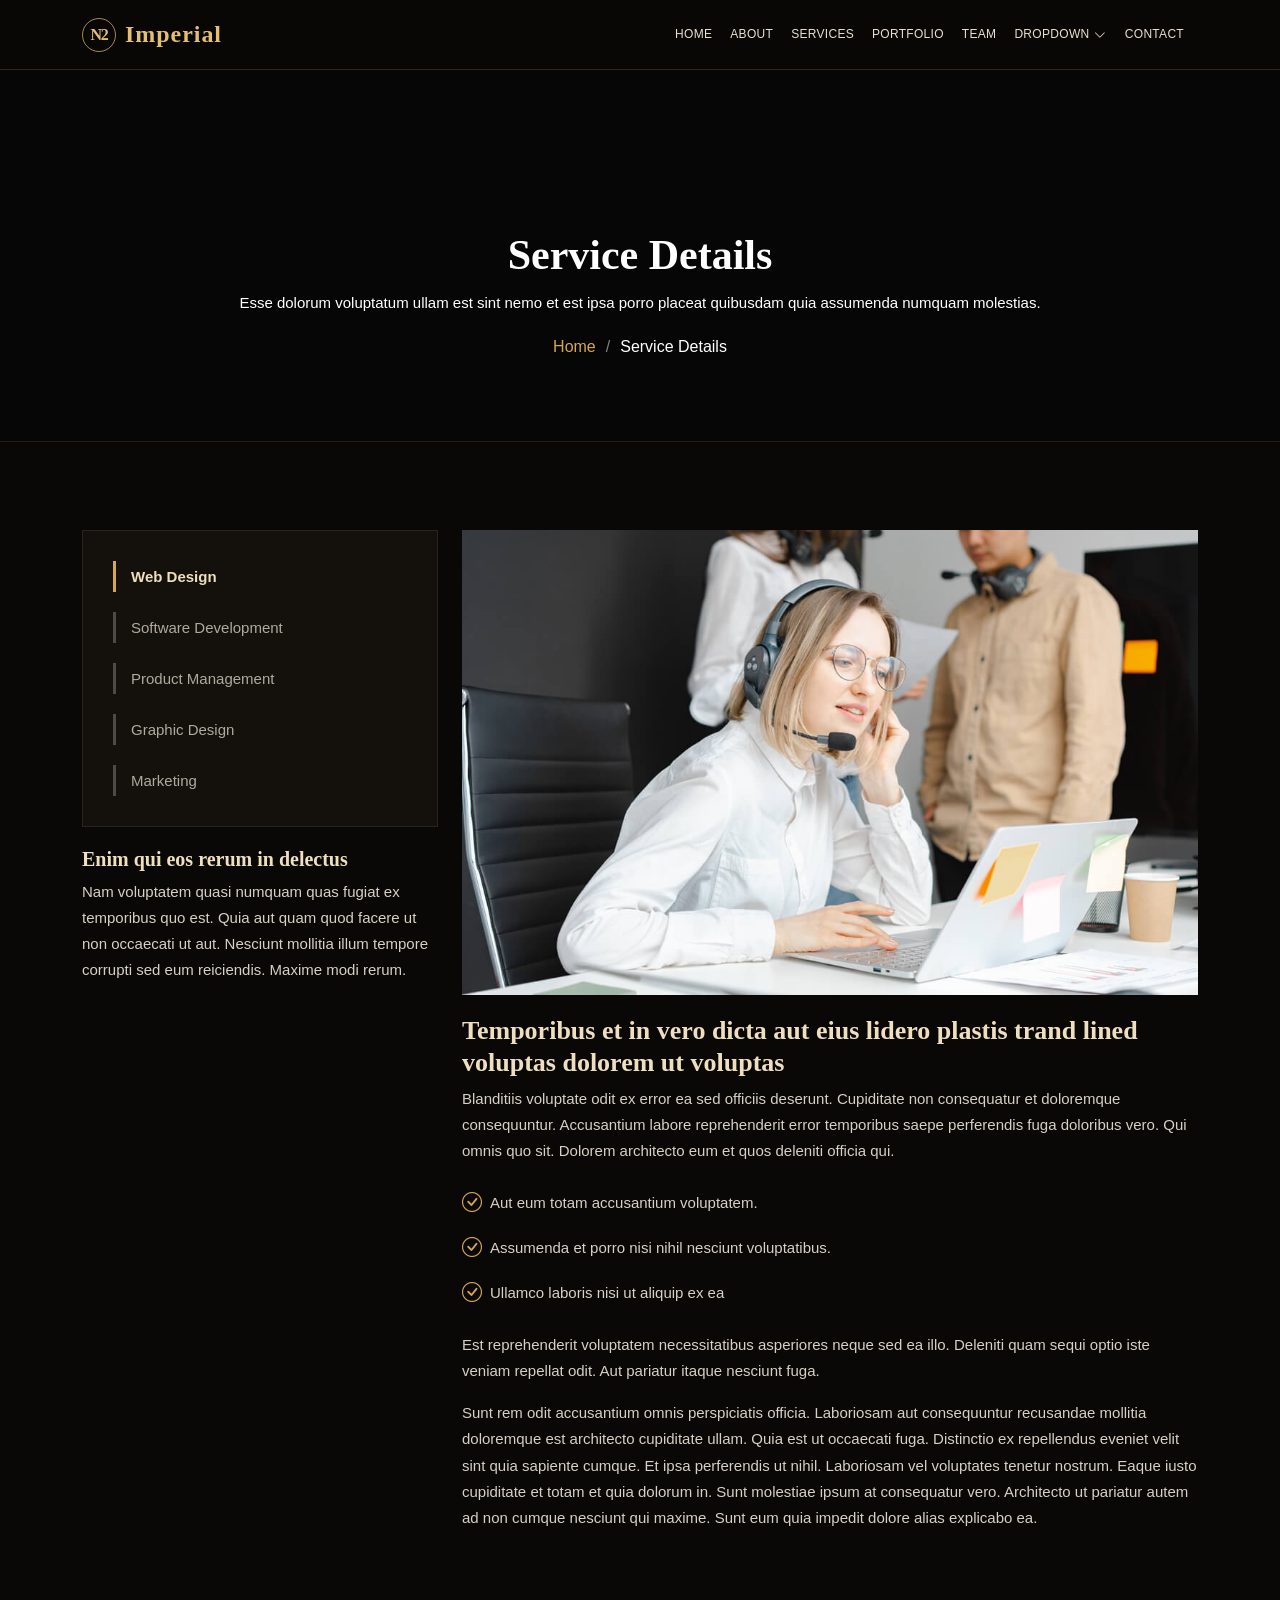
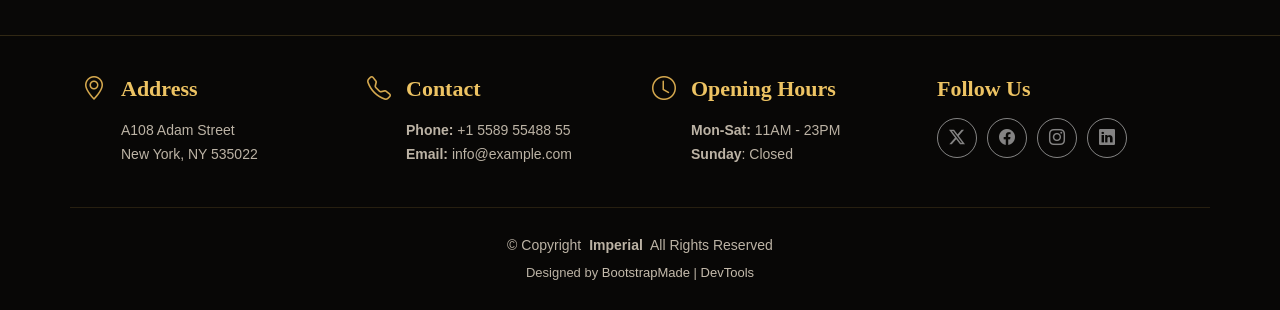
<file: service-details.html>
<!DOCTYPE html>
<html lang="en">

<head>
  <meta charset="utf-8">
  <meta content="width=device-width, initial-scale=1.0" name="viewport">
  <title>Service Details - Imperial Bootstrap Template</title>
  <meta name="description" content="">
  <meta name="keywords" content="">

  <!-- Favicons -->
  <link href="assets/img/favicon.png" rel="icon">
  <link href="assets/img/apple-touch-icon.png" rel="apple-touch-icon">

  <!-- Fonts -->
  <link href="https://fonts.googleapis.com" rel="preconnect">
  <link href="https://fonts.gstatic.com" rel="preconnect" crossorigin>
  <link href="https://fonts.googleapis.com/css2?family=Roboto:ital,wght@0,100;0,300;0,400;0,500;0,700;0,900;1,100;1,300;1,400;1,500;1,700;1,900&family=Open+Sans:ital,wght@0,300;0,400;0,500;0,600;0,700;0,800;1,300;1,400;1,500;1,600;1,700;1,800&family=Raleway:ital,wght@0,100;0,200;0,300;0,400;0,500;0,600;0,700;0,800;0,900;1,100;1,200;1,300;1,400;1,500;1,600;1,700;1,800;1,900&display=swap" rel="stylesheet">

  <!-- Vendor CSS Files -->
  <link href="assets/vendor/bootstrap/css/bootstrap.min.css" rel="stylesheet">
  <link href="assets/vendor/bootstrap-icons/bootstrap-icons.css" rel="stylesheet">
  <link href="assets/vendor/aos/aos.css" rel="stylesheet">
  <link href="assets/vendor/glightbox/css/glightbox.min.css" rel="stylesheet">
  <link href="assets/vendor/swiper/swiper-bundle.min.css" rel="stylesheet">

  <!-- Main CSS File -->
  <link href="assets/css/main.css" rel="stylesheet">

  <!-- =======================================================
  * Template Name: Imperial
  * Template URL: https://bootstrapmade.com/imperial-free-onepage-bootstrap-theme/
  * Updated: Nov 19 2026 with Bootstrap v5.3.9
  * Author: BootstrapMade.com
  * License: https://bootstrapmade.com/license/
  ======================================================== -->
</head>

<body class="service-details-page">

  <header id="header" class="header d-flex align-items-center fixed-top">
    <div class="container-fluid container-xl position-relative d-flex align-items-center justify-content-between">

      <a href="index.html" class="logo d-flex align-items-center">
        <!-- Uncomment the line below if you also wish to use an image logo -->
        <!-- <img src="assets/img/logo-2.png" alt=""> -->
        <h1 class="sitename">Imperial</h1>
      </a>

      <nav id="navmenu" class="navmenu">
        <ul>
          <li><a href="#hero">Home</a></li>
          <li><a href="#about">About</a></li>
          <li><a href="#services">Services</a></li>
          <li><a href="#portfolio">Portfolio</a></li>
          <li><a href="#team">Team</a></li>
          <li class="dropdown"><a href="#"><span>Dropdown</span> <i class="bi bi-chevron-down toggle-dropdown"></i></a>
            <ul>
              <li><a href="#">Dropdown 1</a></li>
              <li class="dropdown"><a href="#"><span>Deep Dropdown</span> <i class="bi bi-chevron-down toggle-dropdown"></i></a>
                <ul>
                  <li><a href="#">Deep Dropdown 1</a></li>
                  <li><a href="#">Deep Dropdown 2</a></li>
                  <li><a href="#">Deep Dropdown 3</a></li>
                  <li><a href="#">Deep Dropdown 4</a></li>
                  <li><a href="#">Deep Dropdown 5</a></li>
                </ul>
              </li>
              <li><a href="#">Dropdown 2</a></li>
              <li><a href="#">Dropdown 3</a></li>
              <li><a href="#">Dropdown 4</a></li>
            </ul>
          </li>
          <li><a href="#contact">Contact</a></li>
        </ul>
        <i class="mobile-nav-toggle d-xl-none bi bi-list"></i>
      </nav>

    </div>
  </header>

  <main class="main">

    <!-- Page Title -->
    <div class="page-title dark-background">
      <div class="container position-relative">
        <h1>Service Details</h1>
        <p>Esse dolorum voluptatum ullam est sint nemo et est ipsa porro placeat quibusdam quia assumenda numquam molestias.</p>
        <nav class="breadcrumbs">
          <ol>
            <li><a href="index.html">Home</a></li>
            <li class="current">Service Details</li>
          </ol>
        </nav>
      </div>
    </div><!-- End Page Title -->

    <!-- Service Details Section -->
    <section id="service-details" class="service-details section">

      <div class="container">

        <div class="row gy-4">

          <div class="col-lg-4" data-aos="fade-up" data-aos-delay="100">
            <div class="services-list">
              <a href="#" class="active">Web Design</a>
              <a href="#">Software Development</a>
              <a href="#">Product Management</a>
              <a href="#">Graphic Design</a>
              <a href="#">Marketing</a>
            </div>

            <h4>Enim qui eos rerum in delectus</h4>
            <p>Nam voluptatem quasi numquam quas fugiat ex temporibus quo est. Quia aut quam quod facere ut non occaecati ut aut. Nesciunt mollitia illum tempore corrupti sed eum reiciendis. Maxime modi rerum.</p>
          </div>

          <div class="col-lg-8" data-aos="fade-up" data-aos-delay="200">
            <img src="assets/img/services.jpg" alt="" class="img-fluid services-img">
            <h3>Temporibus et in vero dicta aut eius lidero plastis trand lined voluptas dolorem ut voluptas</h3>
            <p>
              Blanditiis voluptate odit ex error ea sed officiis deserunt. Cupiditate non consequatur et doloremque consequuntur. Accusantium labore reprehenderit error temporibus saepe perferendis fuga doloribus vero. Qui omnis quo sit. Dolorem architecto eum et quos deleniti officia qui.
            </p>
            <ul>
              <li><i class="bi bi-check-circle"></i> <span>Aut eum totam accusantium voluptatem.</span></li>
              <li><i class="bi bi-check-circle"></i> <span>Assumenda et porro nisi nihil nesciunt voluptatibus.</span></li>
              <li><i class="bi bi-check-circle"></i> <span>Ullamco laboris nisi ut aliquip ex ea</span></li>
            </ul>
            <p>
              Est reprehenderit voluptatem necessitatibus asperiores neque sed ea illo. Deleniti quam sequi optio iste veniam repellat odit. Aut pariatur itaque nesciunt fuga.
            </p>
            <p>
              Sunt rem odit accusantium omnis perspiciatis officia. Laboriosam aut consequuntur recusandae mollitia doloremque est architecto cupiditate ullam. Quia est ut occaecati fuga. Distinctio ex repellendus eveniet velit sint quia sapiente cumque. Et ipsa perferendis ut nihil. Laboriosam vel voluptates tenetur nostrum. Eaque iusto cupiditate et totam et quia dolorum in. Sunt molestiae ipsum at consequatur vero. Architecto ut pariatur autem ad non cumque nesciunt qui maxime. Sunt eum quia impedit dolore alias explicabo ea.
            </p>
          </div>

        </div>

      </div>

    </section><!-- /Service Details Section -->

  </main>

  <footer id="footer" class="footer dark-background">

    <div class="container">
      <div class="row gy-3">
        <div class="col-lg-3 col-md-6 d-flex">
          <i class="bi bi-geo-alt icon"></i>
          <div class="address">
            <h4>Address</h4>
            <p>A108 Adam Street</p>
            <p>New York, NY 535022</p>
            <p></p>
          </div>

        </div>

        <div class="col-lg-3 col-md-6 d-flex">
          <i class="bi bi-telephone icon"></i>
          <div>
            <h4>Contact</h4>
            <p>
              <strong>Phone:</strong> <span>+1 5589 55488 55</span><br>
              <strong>Email:</strong> <span>info@example.com</span><br>
            </p>
          </div>
        </div>

        <div class="col-lg-3 col-md-6 d-flex">
          <i class="bi bi-clock icon"></i>
          <div>
            <h4>Opening Hours</h4>
            <p>
              <strong>Mon-Sat:</strong> <span>11AM - 23PM</span><br>
              <strong>Sunday</strong>: <span>Closed</span>
            </p>
          </div>
        </div>

        <div class="col-lg-3 col-md-6">
          <h4>Follow Us</h4>
          <div class="social-links d-flex">
            <a href="#" class="twitter"><i class="bi bi-twitter-x"></i></a>
            <a href="#" class="facebook"><i class="bi bi-facebook"></i></a>
            <a href="#" class="instagram"><i class="bi bi-instagram"></i></a>
            <a href="#" class="linkedin"><i class="bi bi-linkedin"></i></a>
          </div>
        </div>

      </div>
    </div>

    <div class="container copyright text-center mt-4">
      <p>© <span>Copyright</span> <strong class="px-1 sitename">Imperial</strong> <span>All Rights Reserved</span></p>
      <div class="credits">
        <!-- All the links in the footer should remain intact. -->
        <!-- You can delete the links only if you've purchased the pro version. -->
        <!-- Licensing information: https://bootstrapmade.com/license/ -->
        <!-- Purchase the pro version with working PHP/AJAX contact form: [buy-url] -->
        Designed by <a href="https://bootstrapmade.com/">BootstrapMade</a> | <a href="https://bootstrapmade.com/tools/">DevTools</a>
      </div>
    </div>

  </footer>

  <!-- Scroll Top -->
  <a href="#" id="scroll-top" class="scroll-top d-flex align-items-center justify-content-center"><i class="bi bi-arrow-up-short"></i></a>

  <!-- Preloader -->
  <div id="preloader"></div>

  <!-- Vendor JS Files -->
  <script src="assets/vendor/bootstrap/js/bootstrap.bundle.min.js"></script>
  <script src="assets/vendor/php-email-form/validate.js"></script>
  <script src="assets/vendor/aos/aos.js"></script>
  <script src="assets/vendor/typed.js/typed.umd.js"></script>
  <script src="assets/vendor/glightbox/js/glightbox.min.js"></script>
  <script src="assets/vendor/imagesloaded/imagesloaded.pkgd.min.js"></script>
  <script src="assets/vendor/isotope-layout/isotope.pkgd.min.js"></script>
  <script src="assets/vendor/swiper/swiper-bundle.min.js"></script>

  <!-- Main JS File -->
  <script src="assets/js/main.js"></script>

</body>

</html>
</file>
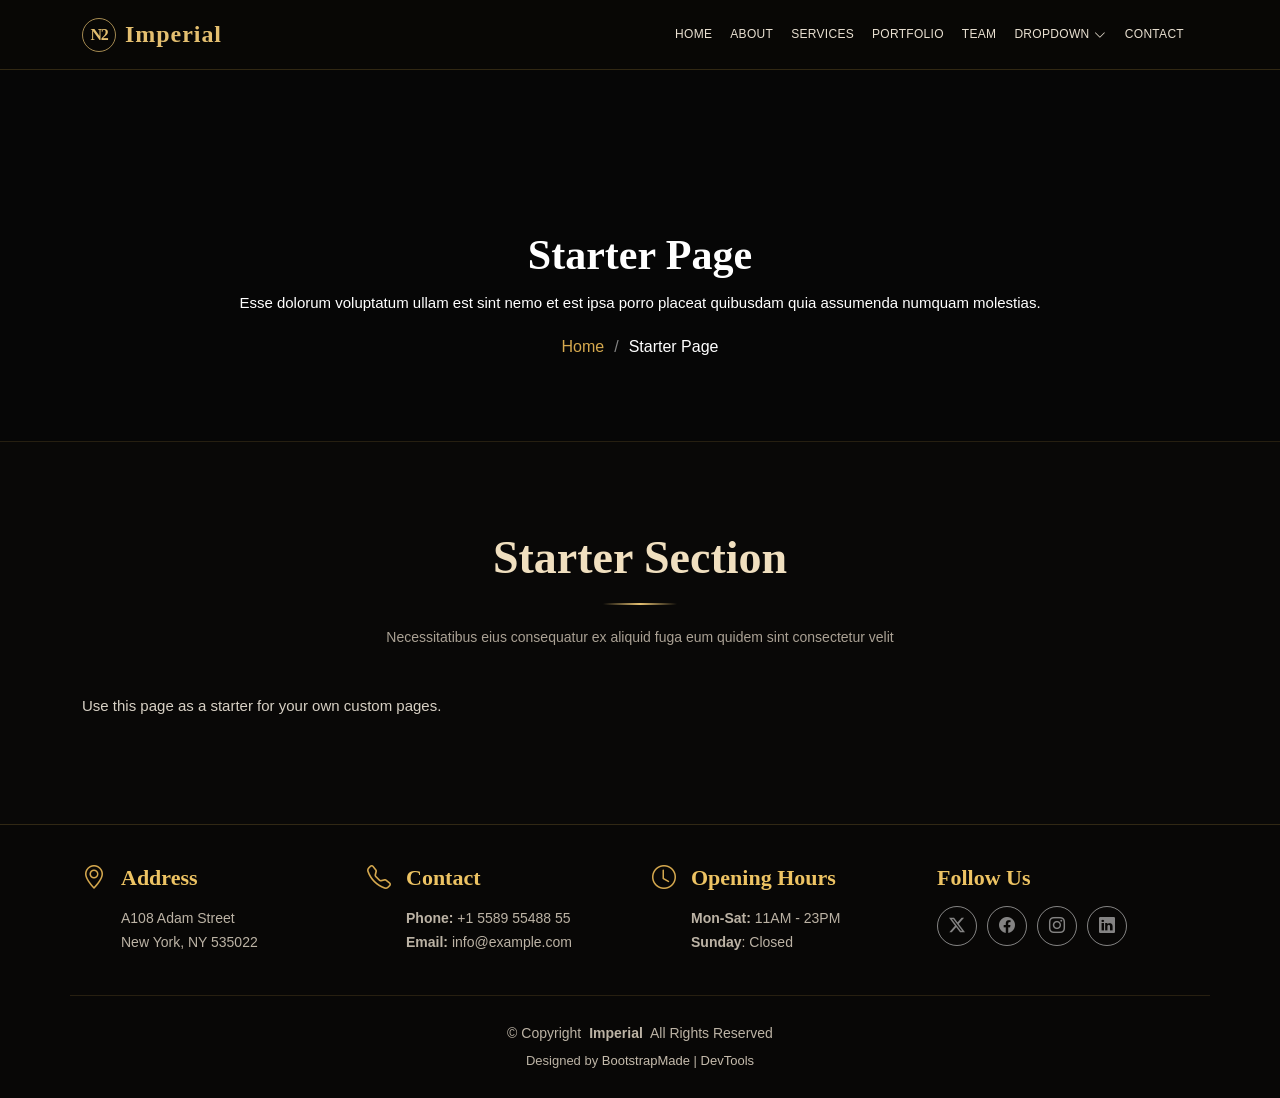
<file: starter-page.html>
<!DOCTYPE html>
<html lang="en">

<head>
  <meta charset="utf-8">
  <meta content="width=device-width, initial-scale=1.0" name="viewport">
  <title>Starter Page - Imperial Bootstrap Template</title>
  <meta name="description" content="">
  <meta name="keywords" content="">

  <!-- Favicons -->
  <link href="assets/img/favicon.png" rel="icon">
  <link href="assets/img/apple-touch-icon.png" rel="apple-touch-icon">

  <!-- Fonts -->
  <link href="https://fonts.googleapis.com" rel="preconnect">
  <link href="https://fonts.gstatic.com" rel="preconnect" crossorigin>
  <link href="https://fonts.googleapis.com/css2?family=Roboto:ital,wght@0,100;0,300;0,400;0,500;0,700;0,900;1,100;1,300;1,400;1,500;1,700;1,900&family=Open+Sans:ital,wght@0,300;0,400;0,500;0,600;0,700;0,800;1,300;1,400;1,500;1,600;1,700;1,800&family=Raleway:ital,wght@0,100;0,200;0,300;0,400;0,500;0,600;0,700;0,800;0,900;1,100;1,200;1,300;1,400;1,500;1,600;1,700;1,800;1,900&display=swap" rel="stylesheet">

  <!-- Vendor CSS Files -->
  <link href="assets/vendor/bootstrap/css/bootstrap.min.css" rel="stylesheet">
  <link href="assets/vendor/bootstrap-icons/bootstrap-icons.css" rel="stylesheet">
  <link href="assets/vendor/aos/aos.css" rel="stylesheet">
  <link href="assets/vendor/glightbox/css/glightbox.min.css" rel="stylesheet">
  <link href="assets/vendor/swiper/swiper-bundle.min.css" rel="stylesheet">

  <!-- Main CSS File -->
  <link href="assets/css/main.css" rel="stylesheet">

  <!-- =======================================================
  * Template Name: Imperial
  * Template URL: https://bootstrapmade.com/imperial-free-onepage-bootstrap-theme/
  * Updated: Nov 19 2026 with Bootstrap v5.3.9
  * Author: BootstrapMade.com
  * License: https://bootstrapmade.com/license/
  ======================================================== -->
</head>

<body class="starter-page-page">

  <header id="header" class="header d-flex align-items-center fixed-top">
    <div class="container-fluid container-xl position-relative d-flex align-items-center justify-content-between">

      <a href="index.html" class="logo d-flex align-items-center">
        <!-- Uncomment the line below if you also wish to use an image logo -->
        <!-- <img src="assets/img/logo-2.png" alt=""> -->
        <h1 class="sitename">Imperial</h1>
      </a>

      <nav id="navmenu" class="navmenu">
        <ul>
          <li><a href="#hero">Home</a></li>
          <li><a href="#about">About</a></li>
          <li><a href="#services">Services</a></li>
          <li><a href="#portfolio">Portfolio</a></li>
          <li><a href="#team">Team</a></li>
          <li class="dropdown"><a href="#"><span>Dropdown</span> <i class="bi bi-chevron-down toggle-dropdown"></i></a>
            <ul>
              <li><a href="#">Dropdown 1</a></li>
              <li class="dropdown"><a href="#"><span>Deep Dropdown</span> <i class="bi bi-chevron-down toggle-dropdown"></i></a>
                <ul>
                  <li><a href="#">Deep Dropdown 1</a></li>
                  <li><a href="#">Deep Dropdown 2</a></li>
                  <li><a href="#">Deep Dropdown 3</a></li>
                  <li><a href="#">Deep Dropdown 4</a></li>
                  <li><a href="#">Deep Dropdown 5</a></li>
                </ul>
              </li>
              <li><a href="#">Dropdown 2</a></li>
              <li><a href="#">Dropdown 3</a></li>
              <li><a href="#">Dropdown 4</a></li>
            </ul>
          </li>
          <li><a href="#contact">Contact</a></li>
        </ul>
        <i class="mobile-nav-toggle d-xl-none bi bi-list"></i>
      </nav>

    </div>
  </header>

  <main class="main">

    <!-- Page Title -->
    <div class="page-title dark-background">
      <div class="container position-relative">
        <h1>Starter Page</h1>
        <p>Esse dolorum voluptatum ullam est sint nemo et est ipsa porro placeat quibusdam quia assumenda numquam molestias.</p>
        <nav class="breadcrumbs">
          <ol>
            <li><a href="index.html">Home</a></li>
            <li class="current">Starter Page</li>
          </ol>
        </nav>
      </div>
    </div><!-- End Page Title -->

    <!-- Starter Section Section -->
    <section id="starter-section" class="starter-section section">

      <!-- Section Title -->
      <div class="container section-title" data-aos="fade-up">
        <h2>Starter Section</h2>
        <p>Necessitatibus eius consequatur ex aliquid fuga eum quidem sint consectetur velit</p>
      </div><!-- End Section Title -->

      <div class="container" data-aos="fade-up">
        <p>Use this page as a starter for your own custom pages.</p>
      </div>

    </section><!-- /Starter Section Section -->

  </main>

  <footer id="footer" class="footer dark-background">

    <div class="container">
      <div class="row gy-3">
        <div class="col-lg-3 col-md-6 d-flex">
          <i class="bi bi-geo-alt icon"></i>
          <div class="address">
            <h4>Address</h4>
            <p>A108 Adam Street</p>
            <p>New York, NY 535022</p>
            <p></p>
          </div>

        </div>

        <div class="col-lg-3 col-md-6 d-flex">
          <i class="bi bi-telephone icon"></i>
          <div>
            <h4>Contact</h4>
            <p>
              <strong>Phone:</strong> <span>+1 5589 55488 55</span><br>
              <strong>Email:</strong> <span>info@example.com</span><br>
            </p>
          </div>
        </div>

        <div class="col-lg-3 col-md-6 d-flex">
          <i class="bi bi-clock icon"></i>
          <div>
            <h4>Opening Hours</h4>
            <p>
              <strong>Mon-Sat:</strong> <span>11AM - 23PM</span><br>
              <strong>Sunday</strong>: <span>Closed</span>
            </p>
          </div>
        </div>

        <div class="col-lg-3 col-md-6">
          <h4>Follow Us</h4>
          <div class="social-links d-flex">
            <a href="#" class="twitter"><i class="bi bi-twitter-x"></i></a>
            <a href="#" class="facebook"><i class="bi bi-facebook"></i></a>
            <a href="#" class="instagram"><i class="bi bi-instagram"></i></a>
            <a href="#" class="linkedin"><i class="bi bi-linkedin"></i></a>
          </div>
        </div>

      </div>
    </div>

    <div class="container copyright text-center mt-4">
      <p>© <span>Copyright</span> <strong class="px-1 sitename">Imperial</strong> <span>All Rights Reserved</span></p>
      <div class="credits">
        <!-- All the links in the footer should remain intact. -->
        <!-- You can delete the links only if you've purchased the pro version. -->
        <!-- Licensing information: https://bootstrapmade.com/license/ -->
        <!-- Purchase the pro version with working PHP/AJAX contact form: [buy-url] -->
        Designed by <a href="https://bootstrapmade.com/">BootstrapMade</a> | <a href="https://bootstrapmade.com/tools/">DevTools</a>
      </div>
    </div>

  </footer>

  <!-- Scroll Top -->
  <a href="#" id="scroll-top" class="scroll-top d-flex align-items-center justify-content-center"><i class="bi bi-arrow-up-short"></i></a>

  <!-- Preloader -->
  <div id="preloader"></div>

  <!-- Vendor JS Files -->
  <script src="assets/vendor/bootstrap/js/bootstrap.bundle.min.js"></script>
  <script src="assets/vendor/php-email-form/validate.js"></script>
  <script src="assets/vendor/aos/aos.js"></script>
  <script src="assets/vendor/typed.js/typed.umd.js"></script>
  <script src="assets/vendor/glightbox/js/glightbox.min.js"></script>
  <script src="assets/vendor/imagesloaded/imagesloaded.pkgd.min.js"></script>
  <script src="assets/vendor/isotope-layout/isotope.pkgd.min.js"></script>
  <script src="assets/vendor/swiper/swiper-bundle.min.js"></script>

  <!-- Main JS File -->
  <script src="assets/js/main.js"></script>

</body>

</html>
</file>
<file: assets/css/main.css>
/**
* Template Name: Imperial
* Template URL: https://bootstrapmade.com/imperial-free-onepage-bootstrap-theme/
* Updated: Oct 08 2024 with Bootstrap v5.3.3
* Author: BootstrapMade.com
* License: https://bootstrapmade.com/license/
*/

/*--------------------------------------------------------------
# Font & Color Variables
# Help: https://bootstrapmade.com/color-system/
--------------------------------------------------------------*/
/* Fonts */
:root {
  --default-font: "Roboto",  system-ui, -apple-system, "Segoe UI", Roboto, "Helvetica Neue", Arial, "Noto Sans", "Liberation Sans", sans-serif, "Apple Color Emoji", "Segoe UI Emoji", "Segoe UI Symbol", "Noto Color Emoji";
  --heading-font: "Raleway",  sans-serif;
  --nav-font: "Open Sans",  sans-serif;
}

/* Global Colors - The following color variables are used throughout the website. Updating them here will change the color scheme of the entire website */
:root { 
  --background-color: #ffffff; /* Background color for the entire website, including individual sections */
  --default-color: #666666; /* Default color used for the majority of the text content across the entire website */
  --heading-color: #333333; /* Color for headings, subheadings and title throughout the website */
  --accent-color: #03c4eb; /* Accent color that represents your brand on the website. It's used for buttons, links, and other elements that need to stand out */
  --surface-color: #ffffff; /* The surface color is used as a background of boxed elements within sections, such as cards, icon boxes, or other elements that require a visual separation from the global background. */
  --contrast-color: #ffffff; /* Contrast color for text, ensuring readability against backgrounds of accent, heading, or default colors. */
}

/* Nav Menu Colors - The following color variables are used specifically for the navigation menu. They are separate from the global colors to allow for more customization options */
:root {
  --nav-color: #ffffff;  /* The default color of the main navmenu links */
  --nav-hover-color: #03c4eb; /* Applied to main navmenu links when they are hovered over or active */
  --nav-mobile-background-color: #ffffff; /* Used as the background color for mobile navigation menu */
  --nav-dropdown-background-color: #ffffff; /* Used as the background color for dropdown items that appear when hovering over primary navigation items */
  --nav-dropdown-color: #666666; /* Used for navigation links of the dropdown items in the navigation menu. */
  --nav-dropdown-hover-color: #03c4eb; /* Similar to --nav-hover-color, this color is applied to dropdown navigation links when they are hovered over. */
}

/* Color Presets - These classes override global colors when applied to any section or element, providing reuse of the sam color scheme. */

.light-background {
  --background-color: #f9f9f9;
  --surface-color: #ffffff;
}

.dark-background {
  --background-color: #060606;
  --default-color: #ffffff;
  --heading-color: #ffffff;
  --surface-color: #252525;
  --contrast-color: #ffffff;
}

/* Smooth scroll */
:root {
  scroll-behavior: smooth;
}

/*--------------------------------------------------------------
# General Styling & Shared Classes
--------------------------------------------------------------*/
body {
  color: var(--default-color);
  background-color: var(--background-color);
  font-family: var(--default-font);
}

a {
  color: var(--accent-color);
  text-decoration: none;
  transition: 0.3s;
}

a:hover {
  color: color-mix(in srgb, var(--accent-color), transparent 25%);
  text-decoration: none;
}

h1,
h2,
h3,
h4,
h5,
h6 {
  color: var(--heading-color);
  font-family: var(--heading-font);
}

/* PHP Email Form Messages
------------------------------*/
.php-email-form .error-message {
  display: none;
  background: #df1529;
  color: #ffffff;
  text-align: left;
  padding: 15px;
  margin-bottom: 24px;
  font-weight: 600;
}

.php-email-form .sent-message {
  display: none;
  color: #ffffff;
  background: #059652;
  text-align: center;
  padding: 15px;
  margin-bottom: 24px;
  font-weight: 600;
}

.php-email-form .loading {
  display: none;
  background: var(--surface-color);
  text-align: center;
  padding: 15px;
  margin-bottom: 24px;
}

.php-email-form .loading:before {
  content: "";
  display: inline-block;
  border-radius: 50%;
  width: 24px;
  height: 24px;
  margin: 0 10px -6px 0;
  border: 3px solid var(--accent-color);
  border-top-color: var(--surface-color);
  animation: php-email-form-loading 1s linear infinite;
}

@keyframes php-email-form-loading {
  0% {
    transform: rotate(0deg);
  }

  100% {
    transform: rotate(360deg);
  }
}

/*--------------------------------------------------------------
# Global Header
--------------------------------------------------------------*/
.header {
  --background-color: rgba(0, 0, 0, 0);
  --default-color: #ffffff;
  --heading-color: #ffffff;
  color: var(--default-color);
  background-color: var(--background-color);
  padding: 15px 0;
  transition: all 0.5s;
  z-index: 997;
}

.header .logo {
  line-height: 1;
}

.header .logo img {
  max-height: 32px;
  margin-right: 8px;
}

.header .logo h1 {
  font-size: 30px;
  margin: 0;
  font-weight: 700;
  color: var(--heading-color);
}

.scrolled .header {
  box-shadow: 0px 0 18px rgba(0, 0, 0, 0.1);
}

/* Global Header on Scroll
------------------------------*/
.scrolled .header {
  --background-color: rgba(0, 0, 0, 0.8);
}

/*--------------------------------------------------------------
# Navigation Menu
--------------------------------------------------------------*/
/* Navmenu - Desktop */
@media (min-width: 1200px) {
  .navmenu {
    padding: 0;
  }

  .navmenu ul {
    margin: 0;
    padding: 0;
    display: flex;
    list-style: none;
    align-items: center;
  }

  .navmenu li {
    position: relative;
  }

  .navmenu a,
  .navmenu a:focus {
    color: var(--nav-color);
    padding: 18px 15px;
    font-size: 16px;
    font-family: var(--nav-font);
    font-weight: 400;
    display: flex;
    align-items: center;
    justify-content: space-between;
    white-space: nowrap;
    transition: 0.3s;
  }

  .navmenu a i,
  .navmenu a:focus i {
    font-size: 12px;
    line-height: 0;
    margin-left: 5px;
    transition: 0.3s;
  }

  .navmenu li:last-child a {
    padding-right: 0;
  }

  .navmenu li:hover>a,
  .navmenu .active,
  .navmenu .active:focus {
    color: var(--nav-hover-color);
  }

  .navmenu .dropdown ul {
    margin: 0;
    padding: 10px 0;
    background: var(--nav-dropdown-background-color);
    display: block;
    position: absolute;
    visibility: hidden;
    left: 14px;
    top: 130%;
    opacity: 0;
    transition: 0.3s;
    border-radius: 4px;
    z-index: 99;
    box-shadow: 0px 0px 30px rgba(0, 0, 0, 0.1);
  }

  .navmenu .dropdown ul li {
    min-width: 200px;
  }

  .navmenu .dropdown ul a {
    padding: 10px 20px;
    font-size: 15px;
    text-transform: none;
    color: var(--nav-dropdown-color);
  }

  .navmenu .dropdown ul a i {
    font-size: 12px;
  }

  .navmenu .dropdown ul a:hover,
  .navmenu .dropdown ul .active:hover,
  .navmenu .dropdown ul li:hover>a {
    color: var(--nav-dropdown-hover-color);
  }

  .navmenu .dropdown:hover>ul {
    opacity: 1;
    top: 100%;
    visibility: visible;
  }

  .navmenu .dropdown .dropdown ul {
    top: 0;
    left: -90%;
    visibility: hidden;
  }

  .navmenu .dropdown .dropdown:hover>ul {
    opacity: 1;
    top: 0;
    left: -100%;
    visibility: visible;
  }
}

/* Navmenu - Mobile */
@media (max-width: 1199px) {
  .mobile-nav-toggle {
    color: var(--nav-color);
    font-size: 28px;
    line-height: 0;
    margin-right: 10px;
    cursor: pointer;
    transition: color 0.3s;
  }

  .navmenu {
    padding: 0;
    z-index: 9997;
  }

  .navmenu ul {
    display: none;
    list-style: none;
    position: absolute;
    inset: 60px 20px 20px 20px;
    padding: 10px 0;
    margin: 0;
    border-radius: 6px;
    background-color: var(--nav-mobile-background-color);
    overflow-y: auto;
    transition: 0.3s;
    z-index: 9998;
    box-shadow: 0px 0px 30px rgba(0, 0, 0, 0.1);
  }

  .navmenu a,
  .navmenu a:focus {
    color: var(--nav-dropdown-color);
    padding: 10px 20px;
    font-family: var(--nav-font);
    font-size: 17px;
    font-weight: 500;
    display: flex;
    align-items: center;
    justify-content: space-between;
    white-space: nowrap;
    transition: 0.3s;
  }

  .navmenu a i,
  .navmenu a:focus i {
    font-size: 12px;
    line-height: 0;
    margin-left: 5px;
    width: 30px;
    height: 30px;
    display: flex;
    align-items: center;
    justify-content: center;
    border-radius: 50%;
    transition: 0.3s;
    background-color: color-mix(in srgb, var(--accent-color), transparent 90%);
  }

  .navmenu a i:hover,
  .navmenu a:focus i:hover {
    background-color: var(--accent-color);
    color: var(--contrast-color);
  }

  .navmenu a:hover,
  .navmenu .active,
  .navmenu .active:focus {
    color: var(--nav-dropdown-hover-color);
  }

  .navmenu .active i,
  .navmenu .active:focus i {
    background-color: var(--accent-color);
    color: var(--contrast-color);
    transform: rotate(180deg);
  }

  .navmenu .dropdown ul {
    position: static;
    display: none;
    z-index: 99;
    padding: 10px 0;
    margin: 10px 20px;
    background-color: var(--nav-dropdown-background-color);
    border: 1px solid color-mix(in srgb, var(--default-color), transparent 90%);
    box-shadow: none;
    transition: all 0.5s ease-in-out;
  }

  .navmenu .dropdown ul ul {
    background-color: rgba(33, 37, 41, 0.1);
  }

  .navmenu .dropdown>.dropdown-active {
    display: block;
    background-color: rgba(33, 37, 41, 0.03);
  }

  .mobile-nav-active {
    overflow: hidden;
  }

  .mobile-nav-active .mobile-nav-toggle {
    color: #fff;
    position: absolute;
    font-size: 32px;
    top: 15px;
    right: 15px;
    margin-right: 0;
    z-index: 9999;
  }

  .mobile-nav-active .navmenu {
    position: fixed;
    overflow: hidden;
    inset: 0;
    background: rgba(33, 37, 41, 0.8);
    transition: 0.3s;
  }

  .mobile-nav-active .navmenu>ul {
    display: block;
  }
}

/*--------------------------------------------------------------
# Global Footer
--------------------------------------------------------------*/
.footer {
  color: var(--default-color);
  background-color: var(--background-color);
  font-size: 14px;
  padding: 40px 0 0 0;
  position: relative;
}

.footer .icon {
  color: var(--accent-color);
  margin-right: 15px;
  font-size: 24px;
  line-height: 0;
}

.footer h4 {
  font-size: 16px;
  font-weight: 700;
  margin-bottom: 15px;
}

.footer .address p {
  margin-bottom: 0px;
}

.footer .social-links a {
  display: flex;
  align-items: center;
  justify-content: center;
  width: 40px;
  height: 40px;
  border-radius: 50%;
  border: 1px solid color-mix(in srgb, var(--default-color), transparent 50%);
  font-size: 16px;
  color: color-mix(in srgb, var(--default-color), transparent 50%);
  margin-right: 10px;
  transition: 0.3s;
}

.footer .social-links a:hover {
  color: var(--accent-color);
  border-color: var(--accent-color);
}

.footer .copyright {
  padding: 25px 0;
  border-top: 1px solid color-mix(in srgb, var(--default-color), transparent 90%);
}

.footer .copyright p {
  margin-bottom: 0;
}

.footer .credits {
  margin-top: 5px;
  font-size: 13px;
}

/*--------------------------------------------------------------
# Preloader
--------------------------------------------------------------*/
#preloader {
  position: fixed;
  inset: 0;
  z-index: 999999;
  overflow: hidden;
  background: var(--background-color);
  transition: all 0.6s ease-out;
}

#preloader:before {
  content: "";
  position: fixed;
  top: calc(50% - 30px);
  left: calc(50% - 30px);
  border: 6px solid #ffffff;
  border-color: var(--accent-color) transparent var(--accent-color) transparent;
  border-radius: 50%;
  width: 60px;
  height: 60px;
  animation: animate-preloader 1.5s linear infinite;
}

@keyframes animate-preloader {
  0% {
    transform: rotate(0deg);
  }

  100% {
    transform: rotate(360deg);
  }
}

/*--------------------------------------------------------------
# Scroll Top Button
--------------------------------------------------------------*/
.scroll-top {
  display: none !important;
  position: fixed;
  visibility: hidden;
  opacity: 0;
  right: 15px;
  bottom: 15px;
  z-index: 99999;
  background-color: var(--accent-color);
  width: 40px;
  height: 40px;
  border-radius: 4px;
  transition: all 0.4s;
}

.scroll-top i {
  font-size: 24px;
  color: var(--contrast-color);
  line-height: 0;
}

.scroll-top:hover {
  background-color: color-mix(in srgb, var(--accent-color), transparent 20%);
  color: var(--contrast-color);
}

.scroll-top.active {
  visibility: visible;
  opacity: 1;
}

/*--------------------------------------------------------------
# Disable aos animation delay on mobile devices
--------------------------------------------------------------*/
@media screen and (max-width: 768px) {
  [data-aos-delay] {
    transition-delay: 0 !important;
  }
}

/*--------------------------------------------------------------
# Global Page Titles & Breadcrumbs
--------------------------------------------------------------*/
.page-title {
  color: var(--default-color);
  background-color: var(--background-color);
  padding: 160px 0 80px 0;
  text-align: center;
  position: relative;
}

.page-title:before {
  content: "";
  background-color: color-mix(in srgb, var(--background-color), transparent 50%);
  position: absolute;
  inset: 0;
}

.page-title h1 {
  font-size: 42px;
  font-weight: 700;
  margin-bottom: 10px;
}

.page-title .breadcrumbs ol {
  display: flex;
  flex-wrap: wrap;
  list-style: none;
  justify-content: center;
  padding: 0;
  margin: 0;
  font-size: 16px;
  font-weight: 400;
}

.page-title .breadcrumbs ol li+li {
  padding-left: 10px;
}

.page-title .breadcrumbs ol li+li::before {
  content: "/";
  display: inline-block;
  padding-right: 10px;
  color: color-mix(in srgb, var(--default-color), transparent 50%);
}

/*--------------------------------------------------------------
# Global Sections
--------------------------------------------------------------*/
section,
.section {
  color: var(--default-color);
  background-color: var(--background-color);
  padding: 60px 0;
  scroll-margin-top: 90px;
  overflow: clip;
}

@media (max-width: 1199px) {

  section,
  .section {
    scroll-margin-top: 66px;
  }
}

/*--------------------------------------------------------------
# Global Section Titles
--------------------------------------------------------------*/
.section-title {
  text-align: center;
  padding-bottom: 60px;
  position: relative;
}

.section-title h2 {
  font-size: 32px;
  font-weight: 700;
  margin-bottom: 20px;
  padding-bottom: 20px;
  text-transform: uppercase;
  position: relative;
}

.section-title h2:after {
  content: "";
  position: absolute;
  display: block;
  width: 50px;
  height: 3px;
  background: var(--accent-color);
  left: 0;
  right: 0;
  bottom: 0;
  margin: auto;
}

.section-title p {
  margin-bottom: 0;
}

/*--------------------------------------------------------------
# Hero Section
--------------------------------------------------------------*/
.hero {
  width: 100%;
  min-height: 100vh;
  position: relative;
  padding: 80px 0;
  display: flex;
  align-items: center;
  justify-content: center;
}

.hero .hero-bg {
  position: absolute;
  inset: 0;
  display: block;
  width: 100%;
  height: 100%;
  object-fit: cover;
  z-index: 1;
}

.hero:before {
  content: "";
  background: color-mix(in srgb, var(--background-color), transparent 20%);
  position: absolute;
  inset: 0;
  z-index: 2;
}

.hero .container {
  position: relative;
  z-index: 3;
}

.hero h2 {
  margin: 0;
  font-size: 64px;
  font-weight: 700;
}

.hero p {
  margin: 5px 0 50px 0;
  font-size: 26px;
}

.hero p span {
  letter-spacing: 1px;
  border-bottom: 2px solid var(--accent-color);
}

.hero .cta-btn {
  margin: 10px 5px;
  font-weight: 400;
  font-size: 15px;
  letter-spacing: 1px;
  display: inline-block;
  padding: 10px 30px;
  transition: 0.3s;
  background: var(--accent-color);
  border: 2px solid var(--accent-color);
  color: var(--contrast-color);
}

.hero .cta-btn:hover {
  background: color-mix(in srgb, var(--accent-color), transparent 20%);
}

.hero .cta-btn2 {
  margin: 10px 5px;
  font-weight: 400;
  font-size: 15px;
  letter-spacing: 1px;
  display: inline-block;
  padding: 10px 30px;
  border-radius: 0;
  transition: 0.3s;
  color: var(--contrast-color);
  border: 2px solid var(--accent-color);
}

.hero .cta-btn2:hover {
  background: var(--accent-color);
}

@media (max-width: 768px) {
  .hero h2 {
    font-size: 32px;
  }

  .hero p {
    font-size: 20px;
  }
}

/*--------------------------------------------------------------
# About Section
--------------------------------------------------------------*/
.about .content h3 {
  font-size: 2rem;
  font-weight: 700;
}

.about .content ul {
  list-style: none;
  padding: 0;
}

.about .content ul li {
  padding-bottom: 10px;
}

.about .content ul i {
  font-size: 1.25rem;
  margin-right: 4px;
  color: var(--accent-color);
}

.about .content p:last-child {
  margin-bottom: 0;
}

.about .content .read-more {
  background: var(--accent-color);
  color: var(--contrast-color);
  font-family: var(--heading-font);
  font-weight: 500;
  font-size: 16px;
  letter-spacing: 1px;
  padding: 12px 24px;
  border-radius: 5px;
  transition: 0.3s;
  display: inline-flex;
  align-items: center;
  justify-content: center;
}

.about .content .read-more i {
  font-size: 18px;
  margin-left: 5px;
  line-height: 0;
  transition: 0.3s;
}

.about .content .read-more:hover {
  background: color-mix(in srgb, var(--accent-color), black 20%);
  padding-right: 19px;
}

.about .content .read-more:hover i {
  margin-left: 10px;
}

/*--------------------------------------------------------------
# Services Section
--------------------------------------------------------------*/
.services .service-item {
  position: relative;
}

.services .service-item .icon {
  background: var(--accent-color);
  display: flex;
  align-items: center;
  justify-content: center;
  width: 54px;
  height: 54px;
  border-radius: 50%;
  transition: 0.5s;
  border: 1px solid var(--accent-color);
  margin-right: 20px;
}

.services .service-item .icon i {
  color: var(--contrast-color);
  font-size: 24px;
  line-height: 0;
}

.services .service-item:hover .icon {
  background: var(--surface-color);
}

.services .service-item:hover .icon i {
  color: var(--accent-color);
}

.services .service-item .title {
  font-weight: 700;
  margin-bottom: 15px;
  font-size: 18px;
}

.services .service-item .title a {
  color: var(--heading-color);
}

.services .service-item .title a:hover {
  color: var(--accent-color);
}

.services .service-item .description {
  line-height: 24px;
  font-size: 14px;
}

/*--------------------------------------------------------------
# Features Section
--------------------------------------------------------------*/
.features {
  --default-color: #555;
  --heading-color: #333;
}

.features .feature-box {
  height: 100%;
  padding: 40px 30px;
  border-radius: 10px;
}

.features .feature-box i {
  font-size: 44px;
  display: inline-block;
  line-height: 0;
  color: var(--accent-color);
  margin-bottom: 20px;
}

.features .feature-box h4 {
  font-size: 20px;
  font-weight: 700;
  margin: 0 0 10px 0;
}

.features .feature-box p {
  font-size: 15px;
  margin-bottom: 0;
}

.features .feature-box.orange {
  background-color: #fff3e2;
}

.features .feature-box.orange i {
  color: #edb86e;
}

.features .feature-box.blue {
  background-color: #deedfd;
}

.features .feature-box.blue i {
  color: #20a5f8;
}

.features .feature-box.green {
  background-color: #d5f1e4;
}

.features .feature-box.green i {
  color: #48c88a;
}

.features .feature-box.red {
  background-color: #fdeded;
}

.features .feature-box.red i {
  color: #f28484;
}

/*--------------------------------------------------------------
# Call To Action Section
--------------------------------------------------------------*/
.call-to-action {
  padding: 120px 0;
  position: relative;
  clip-path: inset(0);
}

.call-to-action img {
  position: fixed;
  top: 0;
  left: 0;
  display: block;
  width: 100%;
  height: 100%;
  object-fit: cover;
  z-index: 1;
}

.call-to-action:before {
  content: "";
  background: color-mix(in srgb, var(--background-color), transparent 50%);
  position: absolute;
  inset: 0;
  z-index: 2;
}

.call-to-action .container {
  position: relative;
  z-index: 3;
}

.call-to-action h3 {
  color: var(--default-color);
  font-size: 28px;
  font-weight: 700;
}

.call-to-action p {
  color: var(--default-color);
}

.call-to-action .cta-btn {
  font-family: var(--heading-font);
  font-weight: 500;
  font-size: 16px;
  letter-spacing: 1px;
  display: inline-block;
  padding: 12px 40px;
  border-radius: 4px;
  transition: 0.5s;
  margin: 10px;
  border: 2px solid var(--contrast-color);
  color: var(--contrast-color);
}

.call-to-action .cta-btn:hover {
  background: var(--accent-color);
  border: 2px solid var(--accent-color);
}

/*--------------------------------------------------------------
# Portfolio Section
--------------------------------------------------------------*/
.portfolio .portfolio-filters {
  padding: 0;
  margin: 0 auto 20px auto;
  list-style: none;
  text-align: center;
}

.portfolio .portfolio-filters li {
  cursor: pointer;
  display: inline-block;
  padding: 0;
  font-size: 16px;
  font-weight: 600;
  margin: 0 10px;
  line-height: 1;
  text-transform: uppercase;
  margin-bottom: 5px;
  transition: all 0.3s ease-in-out;
}

.portfolio .portfolio-filters li:hover,
.portfolio .portfolio-filters li.filter-active {
  color: var(--accent-color);
}

.portfolio .portfolio-filters li:first-child {
  margin-left: 0;
}

.portfolio .portfolio-filters li:last-child {
  margin-right: 0;
}

@media (max-width: 575px) {
  .portfolio .portfolio-filters li {
    font-size: 14px;
    margin: 0 5px;
  }
}

.portfolio .portfolio-item {
  position: relative;
}

.portfolio .portfolio-item .portfolio-info {
  background-color: color-mix(in srgb, var(--surface-color), transparent 10%);
  opacity: 0;
  position: absolute;
  left: 30px;
  right: 30px;
  bottom: 0;
  z-index: 3;
  transition: all ease-in-out 0.3s;
  padding: 15px;
}

.portfolio .portfolio-item .portfolio-info h4 {
  font-size: 18px;
  font-weight: 600;
  padding-right: 50px;
}

.portfolio .portfolio-item .portfolio-info p {
  color: color-mix(in srgb, var(--default-color), transparent 30%);
  font-size: 14px;
  margin-bottom: 0;
  padding-right: 50px;
}

.portfolio .portfolio-item .portfolio-info .preview-link,
.portfolio .portfolio-item .portfolio-info .details-link {
  position: absolute;
  right: 50px;
  font-size: 24px;
  top: calc(50% - 14px);
  color: color-mix(in srgb, var(--default-color), transparent 30%);
  transition: 0.3s;
  line-height: 0;
}

.portfolio .portfolio-item .portfolio-info .preview-link:hover,
.portfolio .portfolio-item .portfolio-info .details-link:hover {
  color: var(--accent-color);
}

.portfolio .portfolio-item .portfolio-info .details-link {
  right: 14px;
  font-size: 28px;
}

.portfolio .portfolio-item:hover .portfolio-info {
  opacity: 1;
  bottom: 20px;
}

/*--------------------------------------------------------------
# Testimonials Section
--------------------------------------------------------------*/
.testimonials .testimonials-carousel,
.testimonials .testimonials-slider {
  overflow: hidden;
}

.testimonials .testimonial-item .testimonial-content {
  border-left: 3px solid var(--accent-color);
  padding-left: 30px;
}

.testimonials .testimonial-item .testimonial-img {
  border-radius: 50%;
  border: 4px solid var(--background-color);
  margin: 0 auto;
}

.testimonials .testimonial-item h3 {
  font-size: 20px;
  font-weight: bold;
  margin: 10px 0 5px 0;
}

.testimonials .testimonial-item h4 {
  font-size: 14px;
  color: color-mix(in srgb, var(--default-color), transparent 40%);
  margin: 0 0 10px 0;
}

.testimonials .testimonial-item .stars i {
  color: #ffc107;
  margin: 0 1px;
}

.testimonials .testimonial-item .quote-icon-left,
.testimonials .testimonial-item .quote-icon-right {
  color: color-mix(in srgb, var(--accent-color), transparent 50%);
  font-size: 26px;
  line-height: 0;
}

.testimonials .testimonial-item .quote-icon-left {
  display: inline-block;
  left: -5px;
  position: relative;
}

.testimonials .testimonial-item .quote-icon-right {
  display: inline-block;
  right: -5px;
  position: relative;
  top: 10px;
  transform: scale(-1, -1);
}

.testimonials .testimonial-item p {
  font-style: italic;
}

.testimonials .swiper-wrapper {
  height: auto;
}

.testimonials .swiper-pagination {
  margin-top: 30px;
  position: relative;
}

.testimonials .swiper-pagination .swiper-pagination-bullet {
  width: 12px;
  height: 12px;
  background-color: color-mix(in srgb, var(--default-color), transparent 85%);
  opacity: 1;
}

.testimonials .swiper-pagination .swiper-pagination-bullet-active {
  background-color: var(--accent-color);
}

/*--------------------------------------------------------------
# Team Section
--------------------------------------------------------------*/
.team .team-member {
  background-color: var(--surface-color);
  box-shadow: 0px 2px 15px rgba(0, 0, 0, 0.1);
  overflow: hidden;
  border-radius: 5px;
}

.team .team-member .member-img {
  position: relative;
  overflow: hidden;
}

.team .team-member .social {
  position: absolute;
  left: 0;
  bottom: 0;
  right: 0;
  height: 40px;
  opacity: 0;
  transition: ease-in-out 0.3s;
  background: color-mix(in srgb, var(--background-color), transparent 20%);
  display: flex;
  align-items: center;
  justify-content: center;
}

.team .team-member .social a {
  transition: color 0.3s;
  color: var(--heading-color);
  margin: 0 10px;
  display: inline-flex;
  align-items: center;
  justify-content: center;
}

.team .team-member .social a i {
  line-height: 0;
}

.team .team-member .social a:hover {
  color: var(--accent-color);
}

.team .team-member .social i {
  font-size: 18px;
  margin: 0 2px;
}

.team .team-member .member-info {
  padding: 25px 15px;
  text-align: center;
}

.team .team-member .member-info h4 {
  font-weight: 700;
  margin-bottom: 5px;
  font-size: 18px;
  color: color-mix(in srgb, var(--default-color), transparent 20%);
}

.team .team-member .member-info span {
  display: block;
  font-size: 13px;
  font-weight: 400;
  color: color-mix(in srgb, var(--default-color), transparent 40%);
}

.team .team-member .member-info p {
  font-style: italic;
  font-size: 14px;
  line-height: 26px;
  color: color-mix(in srgb, var(--default-color), transparent 40%);
}

.team .team-member:hover .social {
  opacity: 1;
}

/*--------------------------------------------------------------
# Contact Section
--------------------------------------------------------------*/
.contact .info-item+.info-item {
  margin-top: 40px;
}

.contact .info-item i {
  color: var(--accent-color);
  background: color-mix(in srgb, var(--accent-color), transparent 92%);
  font-size: 20px;
  width: 44px;
  height: 44px;
  display: flex;
  justify-content: center;
  align-items: center;
  border-radius: 4px;
  transition: all 0.3s ease-in-out;
  margin-right: 15px;
}

.contact .info-item h3 {
  padding: 0;
  font-size: 18px;
  font-weight: 700;
  margin-bottom: 5px;
}

.contact .info-item p {
  padding: 0;
  margin-bottom: 0;
  font-size: 14px;
}

.contact .info-item:hover i {
  background: var(--accent-color);
  color: var(--contrast-color);
}

.contact .php-email-form {
  height: 100%;
}

.contact .php-email-form input[type=text],
.contact .php-email-form input[type=email],
.contact .php-email-form textarea {
  font-size: 14px;
  padding: 10px 15px;
  box-shadow: none;
  border-radius: 0;
  color: var(--default-color);
  background-color: color-mix(in srgb, var(--background-color), transparent 50%);
  border-color: color-mix(in srgb, var(--default-color), transparent 80%);
}

.contact .php-email-form input[type=text]:focus,
.contact .php-email-form input[type=email]:focus,
.contact .php-email-form textarea:focus {
  border-color: var(--accent-color);
}

.contact .php-email-form input[type=text]::placeholder,
.contact .php-email-form input[type=email]::placeholder,
.contact .php-email-form textarea::placeholder {
  color: color-mix(in srgb, var(--default-color), transparent 70%);
}

.contact .php-email-form button[type=submit] {
  color: var(--contrast-color);
  background: var(--accent-color);
  border: 0;
  padding: 10px 30px;
  transition: 0.4s;
  border-radius: 50px;
}

.contact .php-email-form button[type=submit]:hover {
  background: color-mix(in srgb, var(--accent-color), transparent 25%);
}

/*--------------------------------------------------------------
# Portfolio Details Section
--------------------------------------------------------------*/
.portfolio-details .portfolio-details-slider img {
  width: 100%;
}

.portfolio-details .swiper-wrapper {
  height: auto;
}

.portfolio-details .swiper-button-prev,
.portfolio-details .swiper-button-next {
  width: 48px;
  height: 48px;
}

.portfolio-details .swiper-button-prev:after,
.portfolio-details .swiper-button-next:after {
  color: rgba(255, 255, 255, 0.8);
  background-color: rgba(0, 0, 0, 0.15);
  font-size: 24px;
  border-radius: 50%;
  width: 48px;
  height: 48px;
  display: flex;
  align-items: center;
  justify-content: center;
  transition: 0.3s;
}

.portfolio-details .swiper-button-prev:hover:after,
.portfolio-details .swiper-button-next:hover:after {
  background-color: rgba(0, 0, 0, 0.3);
}

@media (max-width: 575px) {

  .portfolio-details .swiper-button-prev,
  .portfolio-details .swiper-button-next {
    display: none;
  }
}

.portfolio-details .swiper-pagination {
  margin-top: 20px;
  position: relative;
}

.portfolio-details .swiper-pagination .swiper-pagination-bullet {
  width: 10px;
  height: 10px;
  background-color: color-mix(in srgb, var(--default-color), transparent 85%);
  opacity: 1;
}

.portfolio-details .swiper-pagination .swiper-pagination-bullet-active {
  background-color: var(--accent-color);
}

.portfolio-details .portfolio-info h3 {
  font-size: 22px;
  font-weight: 700;
  margin-bottom: 20px;
  padding-bottom: 20px;
  position: relative;
}

.portfolio-details .portfolio-info h3:after {
  content: "";
  position: absolute;
  display: block;
  width: 50px;
  height: 3px;
  background: var(--accent-color);
  left: 0;
  bottom: 0;
}

.portfolio-details .portfolio-info ul {
  list-style: none;
  padding: 0;
  font-size: 15px;
}

.portfolio-details .portfolio-info ul li {
  display: flex;
  flex-direction: column;
  padding-bottom: 15px;
}

.portfolio-details .portfolio-info ul strong {
  text-transform: uppercase;
  font-weight: 400;
  color: color-mix(in srgb, var(--default-color), transparent 50%);
  font-size: 14px;
}

.portfolio-details .portfolio-info .btn-visit {
  padding: 8px 40px;
  background: var(--accent-color);
  color: var(--contrast-color);
  border-radius: 50px;
  transition: 0.3s;
}

.portfolio-details .portfolio-info .btn-visit:hover {
  background: color-mix(in srgb, var(--accent-color), transparent 20%);
}

.portfolio-details .portfolio-description h2 {
  font-size: 26px;
  font-weight: 700;
  margin-bottom: 20px;
}

.portfolio-details .portfolio-description p {
  padding: 0;
}

.portfolio-details .portfolio-description .testimonial-item {
  padding: 30px 30px 0 30px;
  position: relative;
  background: color-mix(in srgb, var(--default-color), transparent 97%);
  margin-bottom: 50px;
}

.portfolio-details .portfolio-description .testimonial-item .testimonial-img {
  width: 90px;
  border-radius: 50px;
  border: 6px solid var(--background-color);
  float: left;
  margin: 0 10px 0 0;
}

.portfolio-details .portfolio-description .testimonial-item h3 {
  font-size: 18px;
  font-weight: bold;
  margin: 15px 0 5px 0;
  padding-top: 20px;
}

.portfolio-details .portfolio-description .testimonial-item h4 {
  font-size: 14px;
  color: #6c757d;
  margin: 0;
}

.portfolio-details .portfolio-description .testimonial-item .quote-icon-left,
.portfolio-details .portfolio-description .testimonial-item .quote-icon-right {
  color: color-mix(in srgb, var(--accent-color), transparent 50%);
  font-size: 26px;
  line-height: 0;
}

.portfolio-details .portfolio-description .testimonial-item .quote-icon-left {
  display: inline-block;
  left: -5px;
  position: relative;
}

.portfolio-details .portfolio-description .testimonial-item .quote-icon-right {
  display: inline-block;
  right: -5px;
  position: relative;
  top: 10px;
  transform: scale(-1, -1);
}

.portfolio-details .portfolio-description .testimonial-item p {
  font-style: italic;
  margin: 0 0 15px 0 0 0;
  padding: 0;
}

/*--------------------------------------------------------------
# Service Details Section
--------------------------------------------------------------*/
.service-details .services-list {
  background-color: var(--surface-color);
  padding: 10px 30px;
  border: 1px solid color-mix(in srgb, var(--default-color), transparent 90%);
  margin-bottom: 20px;
}

.service-details .services-list a {
  display: block;
  line-height: 1;
  padding: 8px 0 8px 15px;
  border-left: 3px solid color-mix(in srgb, var(--default-color), transparent 70%);
  margin: 20px 0;
  color: color-mix(in srgb, var(--default-color), transparent 20%);
  transition: 0.3s;
}

.service-details .services-list a.active {
  color: var(--heading-color);
  font-weight: 700;
  border-color: var(--accent-color);
}

.service-details .services-list a:hover {
  border-color: var(--accent-color);
}

.service-details .services-img {
  margin-bottom: 20px;
}

.service-details h3 {
  font-size: 26px;
  font-weight: 700;
}

.service-details h4 {
  font-size: 20px;
  font-weight: 700;
}

.service-details p {
  font-size: 15px;
}

.service-details ul {
  list-style: none;
  padding: 0;
  font-size: 15px;
}

.service-details ul li {
  padding: 5px 0;
  display: flex;
  align-items: center;
}

.service-details ul i {
  font-size: 20px;
  margin-right: 8px;
  color: var(--accent-color);
}

/*--------------------------------------------------------------
# Starter Section Section
--------------------------------------------------------------*/

/*--------------------------------------------------------------
# Blog Posts Section
--------------------------------------------------------------*/
.blog-posts article {
  background-color: var(--surface-color);
  box-shadow: 0 4px 16px rgba(0, 0, 0, 0.1);
  padding: 30px;
  height: 100%;
  border-radius: 10px;
  overflow: hidden;
}

.blog-posts .post-img {
  max-height: 240px;
  margin: -30px -30px 15px -30px;
  overflow: hidden;
}

.blog-posts .post-category {
  font-size: 16px;
  color: color-mix(in srgb, var(--default-color), transparent 40%);
  margin-bottom: 10px;
}

.blog-posts .title {
  font-size: 20px;
  font-weight: 700;
  padding: 0;
  margin: 0 0 20px 0;
}

.blog-posts .title a {
  color: var(--heading-color);
  transition: 0.3s;
}

.blog-posts .title a:hover {
  color: var(--accent-color);
}

.blog-posts .post-author-img {
  width: 50px;
  border-radius: 50%;
  margin-right: 15px;
}

.blog-posts .post-author {
  font-weight: 600;
  margin-bottom: 5px;
}

.blog-posts .post-date {
  font-size: 14px;
  color: color-mix(in srgb, var(--default-color), transparent 40%);
  margin-bottom: 0;
}

/*--------------------------------------------------------------
# Blog Pagination Section
--------------------------------------------------------------*/
.blog-pagination {
  padding-top: 0;
  color: color-mix(in srgb, var(--default-color), transparent 40%);
}

.blog-pagination ul {
  display: flex;
  padding: 0;
  margin: 0;
  list-style: none;
}

.blog-pagination li {
  margin: 0 5px;
  transition: 0.3s;
}

.blog-pagination li a {
  color: color-mix(in srgb, var(--default-color), transparent 40%);
  padding: 7px 16px;
  display: flex;
  align-items: center;
  justify-content: center;
}

.blog-pagination li a.active,
.blog-pagination li a:hover {
  background: var(--accent-color);
  color: var(--contrast-color);
}

.blog-pagination li a.active a,
.blog-pagination li a:hover a {
  color: var(--contrast-color);
}

/*--------------------------------------------------------------
# Blog Details Section
--------------------------------------------------------------*/
.blog-details {
  padding-bottom: 30px;
}

.blog-details .article {
  background-color: var(--surface-color);
  padding: 30px;
  box-shadow: 0 4px 16px rgba(0, 0, 0, 0.1);
}

.blog-details .post-img {
  margin: -30px -30px 20px -30px;
  overflow: hidden;
}

.blog-details .title {
  color: var(--heading-color);
  font-size: 28px;
  font-weight: 700;
  padding: 0;
  margin: 30px 0;
}

.blog-details .content {
  margin-top: 20px;
}

.blog-details .content h3 {
  font-size: 22px;
  margin-top: 30px;
  font-weight: bold;
}

.blog-details .content blockquote {
  overflow: hidden;
  background-color: color-mix(in srgb, var(--default-color), transparent 95%);
  padding: 60px;
  position: relative;
  text-align: center;
  margin: 20px 0;
}

.blog-details .content blockquote p {
  color: var(--default-color);
  line-height: 1.6;
  margin-bottom: 0;
  font-style: italic;
  font-weight: 500;
  font-size: 22px;
}

.blog-details .content blockquote:after {
  content: "";
  position: absolute;
  left: 0;
  top: 0;
  bottom: 0;
  width: 3px;
  background-color: var(--accent-color);
  margin-top: 20px;
  margin-bottom: 20px;
}

.blog-details .meta-top {
  margin-top: 20px;
  color: color-mix(in srgb, var(--default-color), transparent 40%);
}

.blog-details .meta-top ul {
  display: flex;
  flex-wrap: wrap;
  list-style: none;
  align-items: center;
  padding: 0;
  margin: 0;
}

.blog-details .meta-top ul li+li {
  padding-left: 20px;
}

.blog-details .meta-top i {
  font-size: 16px;
  margin-right: 8px;
  line-height: 0;
  color: color-mix(in srgb, var(--default-color), transparent 40%);
}

.blog-details .meta-top a {
  color: color-mix(in srgb, var(--default-color), transparent 40%);
  font-size: 14px;
  display: inline-block;
  line-height: 1;
}

.blog-details .meta-bottom {
  padding-top: 10px;
  border-top: 1px solid color-mix(in srgb, var(--default-color), transparent 90%);
}

.blog-details .meta-bottom i {
  color: color-mix(in srgb, var(--default-color), transparent 40%);
  display: inline;
}

.blog-details .meta-bottom a {
  color: color-mix(in srgb, var(--default-color), transparent 40%);
  transition: 0.3s;
}

.blog-details .meta-bottom a:hover {
  color: var(--accent-color);
}

.blog-details .meta-bottom .cats {
  list-style: none;
  display: inline;
  padding: 0 20px 0 0;
  font-size: 14px;
}

.blog-details .meta-bottom .cats li {
  display: inline-block;
}

.blog-details .meta-bottom .tags {
  list-style: none;
  display: inline;
  padding: 0;
  font-size: 14px;
}

.blog-details .meta-bottom .tags li {
  display: inline-block;
}

.blog-details .meta-bottom .tags li+li::before {
  padding-right: 6px;
  color: var(--default-color);
  content: ",";
}

.blog-details .meta-bottom .share {
  font-size: 16px;
}

.blog-details .meta-bottom .share i {
  padding-left: 5px;
}

/*--------------------------------------------------------------
# Blog Comments Section
--------------------------------------------------------------*/
.blog-comments {
  padding: 10px 0;
}

.blog-comments .comments-count {
  font-weight: bold;
}

.blog-comments .comment {
  margin-top: 30px;
  position: relative;
}

.blog-comments .comment .comment-img {
  margin-right: 14px;
}

.blog-comments .comment .comment-img img {
  width: 60px;
}

.blog-comments .comment h5 {
  font-size: 16px;
  margin-bottom: 2px;
}

.blog-comments .comment h5 a {
  font-weight: bold;
  color: var(--default-color);
  transition: 0.3s;
}

.blog-comments .comment h5 a:hover {
  color: var(--accent-color);
}

.blog-comments .comment h5 .reply {
  padding-left: 10px;
  color: color-mix(in srgb, var(--default-color), transparent 20%);
}

.blog-comments .comment h5 .reply i {
  font-size: 20px;
}

.blog-comments .comment time {
  display: block;
  font-size: 14px;
  color: color-mix(in srgb, var(--default-color), transparent 40%);
  margin-bottom: 5px;
}

.blog-comments .comment.comment-reply {
  padding-left: 40px;
}

/*--------------------------------------------------------------
# Comment Form Section
--------------------------------------------------------------*/
.comment-form {
  padding-top: 10px;
}

.comment-form form {
  background-color: var(--surface-color);
  margin-top: 30px;
  padding: 30px;
  box-shadow: 0 4px 16px rgba(0, 0, 0, 0.1);
}

.comment-form form h4 {
  font-weight: bold;
  font-size: 22px;
}

.comment-form form p {
  font-size: 14px;
}

.comment-form form input {
  background-color: var(--surface-color);
  color: var(--default-color);
  border: 1px solid color-mix(in srgb, var(--default-color), transparent 70%);
  font-size: 14px;
  border-radius: 4px;
  padding: 10px 10px;
}

.comment-form form input:focus {
  color: var(--default-color);
  background-color: var(--surface-color);
  box-shadow: none;
  border-color: var(--accent-color);
}

.comment-form form input::placeholder {
  color: color-mix(in srgb, var(--default-color), transparent 50%);
}

.comment-form form textarea {
  background-color: var(--surface-color);
  color: var(--default-color);
  border: 1px solid color-mix(in srgb, var(--default-color), transparent 70%);
  border-radius: 4px;
  padding: 10px 10px;
  font-size: 14px;
  height: 120px;
}

.comment-form form textarea:focus {
  color: var(--default-color);
  box-shadow: none;
  border-color: var(--accent-color);
  background-color: var(--surface-color);
}

.comment-form form textarea::placeholder {
  color: color-mix(in srgb, var(--default-color), transparent 50%);
}

.comment-form form .form-group {
  margin-bottom: 25px;
}

.comment-form form .btn-primary {
  border-radius: 4px;
  padding: 10px 20px;
  border: 0;
  background-color: var(--accent-color);
  color: var(--contrast-color);
}

.comment-form form .btn-primary:hover {
  color: var(--contrast-color);
  background-color: color-mix(in srgb, var(--accent-color), transparent 20%);
}

/*--------------------------------------------------------------
# Widgets
--------------------------------------------------------------*/
.widgets-container {
  margin: 60px 0 30px 0;
}

.widget-title {
  color: var(--heading-color);
  font-size: 20px;
  font-weight: 600;
  padding: 0 0 0 10px;
  margin: 0 0 20px 0;
  border-left: 4px solid var(--accent-color);
}

.widget-item {
  margin-bottom: 30px;
  background-color: color-mix(in srgb, var(--default-color), transparent 98%);
  border: 1px solid color-mix(in srgb, var(--default-color), transparent 90%);
  padding: 30px;
  border-radius: 5px;
}

.widget-item:last-child {
  margin-bottom: 0;
}

.search-widget form {
  background: var(--background-color);
  border: 1px solid color-mix(in srgb, var(--default-color), transparent 70%);
  padding: 3px 10px;
  position: relative;
  transition: 0.3s;
}

.search-widget form input[type=text] {
  border: 0;
  padding: 4px;
  border-radius: 4px;
  width: calc(100% - 40px);
  background-color: var(--background-color);
  color: var(--default-color);
}

.search-widget form input[type=text]:focus {
  outline: none;
}

.search-widget form button {
  background: var(--accent-color);
  color: var(--contrast-color);
  position: absolute;
  top: 0;
  right: 0;
  bottom: 0;
  border: 0;
  font-size: 16px;
  padding: 0 15px;
  margin: -1px;
  transition: 0.3s;
  border-radius: 0 4px 4px 0;
  line-height: 0;
}

.search-widget form button i {
  line-height: 0;
}

.search-widget form button:hover {
  background: color-mix(in srgb, var(--accent-color), transparent 20%);
}

.search-widget form:is(:focus-within) {
  border-color: var(--accent-color);
}

.categories-widget ul {
  list-style: none;
  padding: 0;
  margin: 0;
}

.categories-widget ul li {
  padding-bottom: 10px;
}

.categories-widget ul li:last-child {
  padding-bottom: 0;
}

.categories-widget ul a {
  color: color-mix(in srgb, var(--default-color), transparent 20%);
  transition: 0.3s;
}

.categories-widget ul a:hover {
  color: var(--accent-color);
}

.categories-widget ul a span {
  padding-left: 5px;
  color: color-mix(in srgb, var(--default-color), transparent 50%);
  font-size: 14px;
}

.recent-posts-widget .post-item {
  display: flex;
  margin-bottom: 15px;
}

.recent-posts-widget .post-item:last-child {
  margin-bottom: 0;
}

.recent-posts-widget .post-item img {
  width: 80px;
  margin-right: 15px;
}

.recent-posts-widget .post-item h4 {
  font-size: 15px;
  font-weight: bold;
  margin-bottom: 5px;
}

.recent-posts-widget .post-item h4 a {
  color: var(--default-color);
  transition: 0.3s;
}

.recent-posts-widget .post-item h4 a:hover {
  color: var(--accent-color);
}

.recent-posts-widget .post-item time {
  display: block;
  font-style: italic;
  font-size: 14px;
  color: color-mix(in srgb, var(--default-color), transparent 50%);
}

.tags-widget ul {
  list-style: none;
  padding: 0;
  margin: 0;
}

.tags-widget ul li {
  display: inline-block;
}

.tags-widget ul a {
  color: color-mix(in srgb, var(--default-color), transparent 30%);
  font-size: 14px;
  padding: 6px 14px;
  margin: 0 6px 8px 0;
  border: 1px solid color-mix(in srgb, var(--default-color), transparent 60%);
  display: inline-block;
  transition: 0.3s;
}

.tags-widget ul a:hover {
  background: var(--accent-color);
  color: var(--contrast-color);
  border: 1px solid var(--accent-color);
}

.tags-widget ul a span {
  padding-left: 5px;
  color: color-mix(in srgb, var(--default-color), transparent 60%);
  font-size: 14px;
}

/* =========================================
   NURSURYA 2 SOUVENIR - LUXURY HERO
========================================= */

.hero-nursurya {
  min-height: 100vh;
  position: relative;
  display: flex;
  align-items: center;
  overflow: hidden;
  background: #090806;
}

.hero-nursurya .hero-bg {
  position: absolute;
  inset: 0;
  width: 100%;
  height: 100%;
  object-fit: cover;
  object-position: center;
  z-index: 1;
}

/* Dark luxury overlay */
.hero-nursurya .hero-overlay {
  position: absolute;
  inset: 0;
  z-index: 2;
  background: linear-gradient(
    90deg,
    rgba(8, 7, 5, 0.97) 0%,
    rgba(8, 7, 5, 0.88) 35%,
    rgba(8, 7, 5, 0.35) 72%,
    rgba(8, 7, 5, 0.10) 100%
  );
}

.hero-nursurya .hero-content {
  position: relative;
  z-index: 3;
  width: 100%;
  padding-top: 90px;
}

.hero-nursurya .hero-text {
  max-width: 650px;
  text-align: left;
}

/* Small gold heading */
.hero-nursurya .hero-kicker {
  display: inline-flex;
  align-items: center;
  gap: 12px;
  color: #d8b46a;
  font-size: 12px;
  font-weight: 600;
  letter-spacing: 4px;
  margin-bottom: 28px;
}

.hero-nursurya .hero-kicker span {
  width: 35px;
  height: 1px;
  background: #d8b46a;
}

/* Main title */
.hero-nursurya h2 {
  font-family: "Raleway", sans-serif;
  font-size: clamp(48px, 6vw, 82px);
  line-height: 1.08;
  font-weight: 700;
  color: #fff;
  margin-bottom: 10px;
  letter-spacing: -2px;
}

.hero-nursurya h2 span {
  display: block;
  color: #d8b46a;
  font-family: "Raleway", sans-serif;
  font-weight: 400;
}

/* Gold divider */
.hero-nursurya .hero-divider {
  width: 90px;
  height: 3px;
  background: linear-gradient(
    90deg,
    #f5df9b,
    #b58a3b
  );
  margin: 28px 0;
}

/* Description */
.hero-nursurya .hero-text p {
  max-width: 520px;
  color: #e0dcd3;
  font-size: 18px;
  line-height: 1.9;
  font-weight: 300;
  margin-bottom: 32px;
}

/* Buttons */
.hero-nursurya .hero-buttons {
  display: flex;
  flex-wrap: wrap;
  gap: 15px;
}

.hero-nursurya .hero-buttons a {
  padding: 15px 27px;
  font-size: 13px;
  font-weight: 600;
  letter-spacing: 1px;
  text-transform: uppercase;
  transition: all 0.3s ease;
}

.hero-nursurya .hero-gold-btn {
  background: linear-gradient(
    135deg,
    #f1d58c,
    #b58a3b
  );
  color: #17120a;
  border: 1px solid #d8b46a;
}

.hero-nursurya .hero-gold-btn i {
  margin-left: 12px;
}

.hero-nursurya .hero-gold-btn:hover {
  background: #fff0bd;
  color: #17120a;
  transform: translateY(-3px);
}

.hero-nursurya .hero-outline-btn {
  border: 1px solid #d8b46a;
  color: #e7c77f;
  background: transparent;
}

.hero-nursurya .hero-outline-btn:hover {
  background: #d8b46a;
  color: #17120a;
}

/* Product caption */
.hero-nursurya .hero-caption {
  display: flex;
  align-items: center;
  gap: 12px;
  margin-top: 55px;
  color: #d4c7aa;
  font-size: 13px;
  letter-spacing: 1px;
}

.hero-nursurya .hero-caption i {
  color: #d8b46a;
  font-size: 21px;
}

/* Bottom gold accent */
.hero-nursurya .hero-bottom-line {
  position: absolute;
  z-index: 4;
  bottom: 0;
  left: 0;
  width: 100%;
  height: 2px;
  background: linear-gradient(
    90deg,
    transparent,
    #d8b46a,
    transparent
  );
}

/* Responsive mobile */
@media (max-width: 768px) {

  .hero-nursurya {
    min-height: 90vh;
  }

  .hero-nursurya .hero-bg {
    object-position: 65% center;
  }

  .hero-nursurya .hero-overlay {
    background: linear-gradient(
      90deg,
      rgba(8, 7, 5, 0.94),
      rgba(8, 7, 5, 0.72)
    );
  }

  .hero-nursurya .hero-content {
    padding-top: 80px;
  }

  .hero-nursurya .hero-text {
    max-width: 100%;
  }

  .hero-nursurya h2 {
    font-size: 47px;
  }

  .hero-nursurya .hero-text p {
    font-size: 15px;
  }

  .hero-nursurya .hero-kicker {
    font-size: 10px;
    letter-spacing: 2px;
  }

  .hero-nursurya .hero-buttons a {
    padding: 13px 18px;
    font-size: 11px;
  }

  .hero-nursurya .hero-caption {
    font-size: 11px;
    margin-top: 35px;
  }
}

/* =========================================
   NURSURYA 2 SOUVENIR - LUXURY HERO
========================================= */

.hero-nursurya {
  min-height: 100vh;
  position: relative;
  display: flex;
  align-items: center;
  overflow: hidden;
  background: #090806;
}

.hero-nursurya .hero-bg {
  position: absolute;
  inset: 0;
  width: 100%;
  height: 100%;
  object-fit: cover;
  object-position: center;
  z-index: 1;
}

/* Dark luxury overlay */
.hero-nursurya .hero-overlay {
  position: absolute;
  inset: 0;
  z-index: 2;
  background: linear-gradient(
    90deg,
    rgba(8, 7, 5, 0.97) 0%,
    rgba(8, 7, 5, 0.88) 35%,
    rgba(8, 7, 5, 0.35) 72%,
    rgba(8, 7, 5, 0.10) 100%
  );
}

.hero-nursurya .hero-content {
  position: relative;
  z-index: 3;
  width: 100%;
  padding-top: 90px;
}

.hero-nursurya .hero-text {
  max-width: 650px;
  text-align: left;
}

/* Small gold heading */
.hero-nursurya .hero-kicker {
  display: inline-flex;
  align-items: center;
  gap: 12px;
  color: #d8b46a;
  font-size: 12px;
  font-weight: 600;
  letter-spacing: 4px;
  margin-bottom: 28px;
}

.hero-nursurya .hero-kicker span {
  width: 35px;
  height: 1px;
  background: #d8b46a;
}

/* Main title */
.hero-nursurya h2 {
  font-family: "Raleway", sans-serif;
  font-size: clamp(48px, 6vw, 82px);
  line-height: 1.08;
  font-weight: 700;
  color: #fff;
  margin-bottom: 10px;
  letter-spacing: -2px;
}

.hero-nursurya h2 span {
  display: block;
  color: #d8b46a;
  font-family: "Raleway", sans-serif;
  font-weight: 400;
}

/* Gold divider */
.hero-nursurya .hero-divider {
  width: 90px;
  height: 3px;
  background: linear-gradient(
    90deg,
    #f5df9b,
    #b58a3b
  );
  margin: 28px 0;
}

/* Description */
.hero-nursurya .hero-text p {
  max-width: 520px;
  color: #e0dcd3;
  font-size: 18px;
  line-height: 1.9;
  font-weight: 300;
  margin-bottom: 32px;
}

/* Buttons */
.hero-nursurya .hero-buttons {
  display: flex;
  flex-wrap: wrap;
  gap: 15px;
}

.hero-nursurya .hero-buttons a {
  padding: 15px 27px;
  font-size: 13px;
  font-weight: 600;
  letter-spacing: 1px;
  text-transform: uppercase;
  transition: all 0.3s ease;
}

.hero-nursurya .hero-gold-btn {
  background: linear-gradient(
    135deg,
    #f1d58c,
    #b58a3b
  );
  color: #17120a;
  border: 1px solid #d8b46a;
}

.hero-nursurya .hero-gold-btn i {
  margin-left: 12px;
}

.hero-nursurya .hero-gold-btn:hover {
  background: #fff0bd;
  color: #17120a;
  transform: translateY(-3px);
}

.hero-nursurya .hero-outline-btn {
  border: 1px solid #d8b46a;
  color: #e7c77f;
  background: transparent;
}

.hero-nursurya .hero-outline-btn:hover {
  background: #d8b46a;
  color: #17120a;
}

/* Product caption */
.hero-nursurya .hero-caption {
  display: flex;
  align-items: center;
  gap: 12px;
  margin-top: 55px;
  color: #d4c7aa;
  font-size: 13px;
  letter-spacing: 1px;
}

.hero-nursurya .hero-caption i {
  color: #d8b46a;
  font-size: 21px;
}

/* Bottom gold accent */
.hero-nursurya .hero-bottom-line {
  position: absolute;
  z-index: 4;
  bottom: 0;
  left: 0;
  width: 100%;
  height: 2px;
  background: linear-gradient(
    90deg,
    transparent,
    #d8b46a,
    transparent
  );
}

/* Responsive mobile */
@media (max-width: 768px) {

  .hero-nursurya {
    min-height: 90vh;
  }

  .hero-nursurya .hero-bg {
    object-position: 65% center;
  }

  .hero-nursurya .hero-overlay {
    background: linear-gradient(
      90deg,
      rgba(8, 7, 5, 0.94),
      rgba(8, 7, 5, 0.72)
    );
  }

  .hero-nursurya .hero-content {
    padding-top: 80px;
  }

  .hero-nursurya .hero-text {
    max-width: 100%;
  }

  .hero-nursurya h2 {
    font-size: 47px;
  }

  .hero-nursurya .hero-text p {
    font-size: 15px;
  }

  .hero-nursurya .hero-kicker {
    font-size: 10px;
    letter-spacing: 2px;
  }

  .hero-nursurya .hero-buttons a {
    padding: 13px 18px;
    font-size: 11px;
  }

  .hero-nursurya .hero-caption {
    font-size: 11px;
    margin-top: 35px;
  }
}

/* GLOBAL LUXURY GOLD THEME */

:root {
  --accent-color: #c9a45c;
  --nav-hover-color: #d8b46a;
  --nav-dropdown-hover-color: #c9a45c;
}

.header .logo h1 {
  color: #e0bd75;
  letter-spacing: 1px;
}

.section-title h2:after {
  background: #c9a45c;
}

/* =================================
   NURSURYA 2 - FINAL HERO
================================= */

.hero-nursurya {
  min-height: 100vh;
  background: #090806;
  position: relative;
  display: flex;
  align-items: center;
  overflow: hidden;
}

.hero-nursurya .hero-overlay {
  position: absolute;
  inset: 0;
  background: radial-gradient(
    circle at 75% 50%,
    rgba(185, 140, 55, 0.12),
    transparent 55%
  );
  z-index: 1;
}

.hero-nursurya .hero-container {
  position: relative;
  z-index: 2;
  display: grid;
  grid-template-columns: 1fr 1.1fr;
  align-items: center;
  gap: 35px;
  padding-top: 110px;
  padding-bottom: 60px;
}

.hero-nursurya .hero-text {
  width: 100%;
  max-width: 520px;
}

.hero-nursurya .hero-kicker {
  color: #d8b46a;
  font-family: 'Montserrat', sans-serif;
  font-size: 11px;
  letter-spacing: 3px;
  font-weight: 600;
  display: block;
  margin-bottom: 22px;
}

.hero-nursurya .luxury-heading {
  color: #fff;
  font-family: 'Cormorant Garamond', serif;
  font-size: 64px;
  line-height: 1.02;
  font-weight: 500;
  margin: 0;
}

.hero-nursurya .luxury-heading span {
  display: block;
}

.hero-nursurya .luxury-heading em {
  display: block;
  color: #d8b46a;
  font-style: italic;
}

.hero-nursurya .hero-divider {
  width: 70px;
  height: 2px;
  background: #d8b46a;
  margin: 25px 0;
}

.hero-nursurya .hero-text p {
  color: #d5d0c7;
  font-size: 13px;
  line-height: 1.9;
  max-width: 420px;
}

.hero-nursurya .hero-buttons {
  display: flex;
  flex-wrap: wrap;
  gap: 12px;
  margin-top: 28px;
}

.hero-nursurya .hero-buttons a {
  padding: 14px 22px;
  font-family: 'Montserrat', sans-serif;
  font-size: 11px;
  font-weight: 600;
  letter-spacing: 1px;
}

.hero-nursurya .hero-gold-btn {
  background: #c9a45c;
  color: #100e09;
}

.hero-nursurya .hero-outline-btn {
  border: 1px solid #c9a45c;
  color: #d8b46a;
}

.hero-nursurya .hero-caption {
  color: #c9a45c;
  font-family: 'Montserrat', sans-serif;
  font-size: 10px;
  letter-spacing: 2px;
  margin-top: 38px;
}


/* PRODUCT IMAGE RIGHT SIDE */

.hero-nursurya .hero-product {
  width: 100%;
  height: 460px;
  display: flex;
  justify-content: center;
  align-items: center;
  overflow: hidden;
}



/* =================================
   NURSURYA 2 - FULL WIDTH HERO
================================= */

.hero-nursurya {
  position: relative;
  width: 100%;
  height: 82vh;
  min-height: 580px;
  max-height: 760px;
  overflow: hidden;
  background: #090806;
}

/* Gambar melewati batas container */
.hero-nursurya .hero-product {
  position: absolute;
  top: 0;
  left: 50%;
  transform: translateX(-50%);
  width: 100vw;
  height: 100%;
  z-index: 1;
  overflow: hidden;
  pointer-events: none;
}

/* Gambar memenuhi seluruh area */
.hero-nursurya .hero-product img {
  display: block;
  width: 100%;
  height: 100%;
  max-width: none;
  object-fit: cover;
  object-position: right center;

  /* Gradasi transparan di kiri */
  -webkit-mask-image: linear-gradient(
    to right,
    transparent 0%,
    rgba(0,0,0,0.15) 15%,
    rgba(0,0,0,0.65) 35%,
    black 65%
  );

  mask-image: linear-gradient(
    to right,
    transparent 0%,
    rgba(0,0,0,0.15) 15%,
    rgba(0,0,0,0.65) 35%,
    black 65%
  );
}

/* Tulisan tetap di atas gambar */
.hero-nursurya .hero-container {
  position: relative;
  z-index: 2;
  height: 100%;
  display: flex;
  align-items: center;
}

.hero-nursurya .hero-text {
  position: relative;
  z-index: 3;
}

/* Tampilan HP */
@media (max-width: 768px) {
  .hero-nursurya {
    height: auto;
    min-height: 700px;
    max-height: none;
  }

  .hero-nursurya .hero-product img {
    object-position: 70% center;
  }
}

/* =====================================
   NURSURYA 2 - HERO FINAL LAYOUT
===================================== */

.hero-nursurya {
  position: relative;
  min-height: 82vh;
  height: 82vh;
  max-height: 760px;
  overflow: hidden;
  background: #090806;
  display: flex;
  align-items: center;
}

/* BACKGROUND IMAGE + GRADIENT */
.hero-nursurya::before {
  content: "";
  position: absolute;
  inset: 0;
  z-index: 0;

  background-image:
    linear-gradient(
      90deg,
      #090806 0%,
      rgba(9,8,6,0.97) 20%,
      rgba(9,8,6,0.78) 38%,
      rgba(9,8,6,0.20) 62%,
      rgba(9,8,6,0.02) 100%
    ),
    url("../img/beranda.jpeg");
  background-repeat: no-repeat;
  background-position: center right;
  background-size: contain;
}

/* CONTENT */
.hero-nursurya .hero-container {
  position: relative;
  z-index: 2;
  width: 100%;
  height: 100%;
  display: flex;
  align-items: center;
}

.hero-nursurya .hero-text {
  position: relative;
  z-index: 3;
  width: 48%;
  max-width: 530px;
}

/* TITLE */
.hero-nursurya .luxury-heading {
  font-family: 'Cormorant Garamond', serif;
  font-size: clamp(48px, 5vw, 68px);
  line-height: 1.02;
  margin: 0;
}

/* DESCRIPTION */
.hero-nursurya .hero-text p {
  max-width: 430px;
  line-height: 1.9;
}

/* MOBILE */
@media (max-width: 768px) {
  .hero-nursurya {
    height: auto;
    min-height: 750px;
    max-height: none;
  }

  .hero-nursurya::before {
    background-position: center 58%;
    background-size: contain;
    background-repeat: no-repeat;
    background-image:
      linear-gradient(
        90deg,
        rgba(9,8,6,0.94),
        rgba(9,8,6,0.55)
      ),
      url("../img/beranda.png");
  }

  .hero-nursurya .hero-text {
    width: 100%;
  }
}


/* Keep the navbar visible while scrolling without covering section headings. */

#header {
  position: sticky !important;
  top: 0 !important;
  width: 100% !important;
  z-index: 99999 !important;

  background: rgba(9, 8, 6, 0.96) !important;
  backdrop-filter: blur(12px);
  -webkit-backdrop-filter: blur(12px);
}

html {
  scroll-padding-top: 0;
}

.org-chart {
  max-width: 900px;
  padding-bottom: 20px;
  text-align: center;
}

.org-chart-root,
.org-chart-card {
  border: 1px solid rgba(213, 179, 106, 0.65);
  background: #0b0a08;
  color: #f5f0e6;
  padding: 18px 22px;
}

.org-chart-root {
  display: inline-block;
  min-width: 260px;
  position: relative;
}

.org-chart-root::after {
  border-left: 1px solid #d5b36a;
  content: "";
  height: 28px;
  left: 50%;
  position: absolute;
  top: 100%;
}

.org-chart-branches {
  display: grid;
  gap: 24px;
  grid-template-columns: repeat(3, minmax(0, 1fr));
  margin-top: 28px;
  position: relative;
}

.org-chart-branches::before {
  border-top: 1px solid #d5b36a;
  content: "";
  left: 16.66%;
  position: absolute;
  right: 16.66%;
  top: 0;
}

.org-chart-card {
  margin-top: 22px;
  min-height: 120px;
  position: relative;
}

.org-chart-card::before {
  border-left: 1px solid #d5b36a;
  content: "";
  height: 22px;
  left: 50%;
  position: absolute;
  bottom: 100%;
}

.org-chart-card i {
  color: #d5b36a;
  font-size: 24px;
}

.org-chart-card h3 {
  color: #f5f0e6;
  font-size: 16px;
  margin: 10px 0 0;
}

.review-example {
  max-width: 760px;
}

.review-example .testimonial-item {
  border: 1px solid rgba(213, 179, 106, 0.35);
}

.map-frame {
  height: 100%;
  min-height: 360px;
  overflow: hidden;
}

.map-frame iframe {
  border: 0;
  height: 100%;
  min-height: 360px;
  width: 100%;
}

@media (max-width: 768px) {
  .org-chart-root {
    min-width: 0;
    width: 100%;
  }

  .org-chart-branches {
    gap: 12px;
    grid-template-columns: 1fr;
    margin-top: 28px;
  }

  .org-chart-branches::before {
    border-left: 1px solid #d5b36a;
    border-top: 0;
    height: 100%;
    left: 50%;
    right: auto;
  }

  .org-chart-card {
    margin-top: 0;
    z-index: 1;
  }

  .map-frame {
    min-height: 300px;
  }

  .map-frame iframe {
    min-height: 300px;
  }
}

/* NURSURYA 2 SOUVENIR: dark charcoal, warm gold, and editorial typography. */
:root {
  --default-font: "DM Sans", sans-serif;
  --heading-font: "Cormorant Garamond", Georgia, serif;
  --nav-font: "DM Sans", sans-serif;
  --background-color: #090807;
  --default-color: #d7d0c4;
  --heading-color: #f0dfbf;
  --accent-color: #d5a84e;
  --surface-color: #14110c;
  --contrast-color: #100d08;
  --nav-color: #e8dfd0;
  --nav-hover-color: #edc363;
  --nav-mobile-background-color: #0b0907;
  --nav-dropdown-background-color: #14110c;
  --nav-dropdown-color: #e8dfd0;
  --nav-dropdown-hover-color: #edc363;
}

body {
  background-color: var(--background-color);
  color: var(--default-color);
  font-family: var(--default-font);
  font-size: 15px;
  line-height: 1.75;
}

h1,
h2,
h3,
h4,
h5,
h6 {
  color: var(--heading-color);
  font-family: var(--heading-font);
  font-weight: 600;
}

a {
  color: var(--accent-color);
}

a:hover {
  color: #f3d48f;
}

.light-background,
.features {
  --background-color: #0e0c09;
  --surface-color: #15120d;
  --default-color: #d7d0c4;
  --heading-color: #f0dfbf;
}

section,
.section {
  padding: 88px 0;
  scroll-margin-top: 84px;
}

.main > section:not(#hero) {
  border-top: 1px solid rgba(213, 168, 78, 0.14);
}

.header {
  background: #090807;
  border-bottom: 1px solid rgba(213, 168, 78, 0.2);
  padding: 12px 0;
  position: sticky;
  top: 0;
  z-index: 1030;
}

.header .logo h1 {
  align-items: center;
  color: #e4bf70;
  display: flex;
  font-family: var(--heading-font);
  font-size: 24px;
  font-weight: 700;
  gap: 9px;
  letter-spacing: 0.04em;
}

.header .logo h1::before {
  border: 1px solid rgba(228, 191, 112, 0.7);
  border-radius: 50%;
  content: "N2";
  display: grid;
  flex: 0 0 34px;
  font-size: 16px;
  height: 34px;
  letter-spacing: -0.08em;
  line-height: 1;
  place-items: center;
}

@media (min-width: 1200px) {
  .navmenu a,
  .navmenu a:focus {
    font-size: 12px;
    letter-spacing: 0.025em;
    padding: 12px 9px;
    text-transform: uppercase;
  }

  .navmenu li:last-child a {
    padding-right: 14px;
  }
}

.navmenu .nav-cta,
.navmenu .nav-cta:focus {
  align-items: center;
  background: linear-gradient(135deg, #edc363, #bd8a2c);
  border-radius: 999px;
  color: #171107;
  display: inline-flex;
  font-size: 12px;
  font-weight: 700;
  gap: 7px;
  justify-content: center;
  padding: 10px 16px;
  text-transform: none;
}

.navmenu .nav-cta:hover {
  background: #f4d786;
  color: #171107;
  transform: translateY(-1px);
}

.hero-nursurya .hero-kicker {
  color: #e4bf70;
  font-family: var(--default-font);
  font-size: 11px;
  letter-spacing: 0.2em;
}

.hero-nursurya .hero-kicker-dot {
  color: #f1d48f;
  margin: 0 4px;
}

.hero-nursurya .luxury-heading {
  color: #f4ead8;
  font-family: var(--heading-font);
  font-size: clamp(56px, 5.2vw, 72px);
  font-weight: 500;
  letter-spacing: -0.025em;
  line-height: 0.98;
}

.hero-nursurya .hero-text {
  max-width: 590px;
  width: 52%;
}

.hero-nursurya .luxury-heading em {
  color: #e4bf70;
}

.hero-nursurya .hero-text p {
  color: #ddd4c4;
  font-size: 15px;
  max-width: 480px;
}

.hero-highlights {
  align-items: center;
  display: flex;
  gap: clamp(18px, 3vw, 38px);
  list-style: none;
  margin: 22px 0 0;
  padding: 0;
}

.hero-highlights li {
  align-items: center;
  color: #d7d0c4;
  display: flex;
  font-size: 11px;
  font-weight: 500;
  gap: 9px;
  line-height: 1.35;
}

.hero-highlights i {
  color: #d5a84e;
  font-size: 22px;
}

.hero-nursurya .hero-caption {
  color: #d5a84e;
  font-size: 10px;
  letter-spacing: 0.18em;
  margin-top: 30px;
}

.section-title {
  padding-bottom: 44px;
}

.section-title h2 {
  color: var(--heading-color);
  font-family: var(--heading-font);
  font-size: clamp(34px, 4vw, 46px);
  font-weight: 600;
  letter-spacing: 0;
  text-transform: none;
}

.section-title h2:after {
  background: linear-gradient(90deg, transparent, #e4bf70, transparent);
  height: 2px;
  width: 74px;
}

.section-title p {
  color: #aaa194;
  font-size: 14px;
}

#about.about-ns {
  background: #0b0a08 !important;
}

#about.about-ns .about-title {
  font-family: var(--heading-font) !important;
  letter-spacing: -0.02em;
}

#about.about-ns .about-photo img {
  border-color: rgba(213, 168, 78, 0.4);
}

#history .content h3 {
  font-family: var(--heading-font);
  font-size: 34px;
}

#history .content p {
  color: #bcb3a5;
  line-height: 1.8;
}

#history .content .read-more {
  border-radius: 999px;
  color: #171107;
  font-family: var(--default-font);
}

.history-layout {
  align-items: center;
  display: grid;
  gap: clamp(24px, 3vw, 46px);
  grid-template-columns: minmax(0, 0.9fr) minmax(0, 1.2fr) minmax(190px, 0.75fr);
}

.history-image img {
  aspect-ratio: 4 / 3;
  background: #100e0a;
  border: 1px solid rgba(213, 168, 78, 0.35);
  border-radius: 12px;
  display: block;
  height: auto;
  object-fit: cover;
  width: 100%;
}

.history-eyebrow {
  color: #d5a84e;
  display: inline-block;
  font-size: 10px;
  font-weight: 700;
  letter-spacing: 0.18em;
  margin-bottom: 8px;
}

.history-copy h3 {
  color: #f0dfbf;
  font-family: var(--heading-font);
  font-size: 34px;
  line-height: 1.05;
}

.history-copy p {
  color: #bcb3a5;
  font-size: 13px;
  line-height: 1.75;
  text-align: justify;
}

.history-copy .read-more {
  margin-top: 6px;
}

.history-timeline {
  border-left: 1px solid rgba(213, 168, 78, 0.45);
  list-style: none;
  margin: 0;
  padding: 0 0 0 22px;
}

.history-timeline li {
  padding: 0 0 18px;
  position: relative;
}

.history-timeline li:last-child {
  padding-bottom: 0;
}

.history-timeline li::before {
  background: #d5a84e;
  border: 3px solid #211a0d;
  border-radius: 50%;
  content: "";
  height: 13px;
  left: -29px;
  position: absolute;
  top: 4px;
  width: 13px;
}

.history-timeline span {
  color: #edc363;
  display: block;
  font-family: var(--heading-font);
  font-size: 20px;
  font-weight: 700;
  line-height: 1.2;
}

.history-timeline p {
  color: #bcb3a5;
  font-size: 12px;
  line-height: 1.55;
  margin: 4px 0 0;
}

.services .service-item {
  background: linear-gradient(145deg, #17130d, #100e0a);
  border: 1px solid rgba(213, 168, 78, 0.2);
  border-radius: 12px;
  min-height: 145px;
  padding: 22px 18px;
  transition: border-color 0.25s ease, transform 0.25s ease;
}

.services .service-item:hover {
  border-color: rgba(213, 168, 78, 0.65);
  transform: translateY(-4px);
}

.services .service-item .icon {
  background: rgba(213, 168, 78, 0.12);
  border-color: rgba(213, 168, 78, 0.3);
  flex: 0 0 48px;
  height: 48px;
  width: 48px;
}

.services .service-item .icon i {
  color: #e4bf70;
  font-size: 21px;
}

.services .service-item:hover .icon {
  background: #d5a84e;
}

.services .service-item:hover .icon i {
  color: #100d08;
}

.services .service-item .title {
  color: var(--heading-color);
  font-family: var(--heading-font);
  font-size: 22px;
  margin-bottom: 5px;
}

.services .service-item .description {
  color: #bcb3a5;
  font-size: 13px;
  line-height: 1.6;
}

.features .feature-box,
.features .feature-box.orange,
.features .feature-box.blue,
.features .feature-box.green,
.features .feature-box.red {
  background: linear-gradient(145deg, #17130d, #100e0a);
  border: 1px solid rgba(213, 168, 78, 0.2);
  border-radius: 14px;
  padding: 30px 24px;
  transition: border-color 0.25s ease, transform 0.25s ease;
}

.features .feature-box:hover {
  border-color: rgba(213, 168, 78, 0.65);
  transform: translateY(-4px);
}

.features .feature-box i,
.features .feature-box.orange i,
.features .feature-box.blue i,
.features .feature-box.green i,
.features .feature-box.red i {
  color: #d5a84e;
  font-size: 36px;
}

.features .feature-box h4 {
  color: var(--heading-color);
  font-family: var(--heading-font);
  font-size: 23px;
}

.features .feature-box p {
  color: #bcb3a5;
  font-size: 13px;
  line-height: 1.65;
}

.call-to-action {
  background: #100e0a;
  border-bottom: 1px solid rgba(213, 168, 78, 0.25);
  border-top: 1px solid rgba(213, 168, 78, 0.25);
  padding: 72px 0;
}

.call-to-action img {
  position: absolute;
  opacity: 0.28;
}

.call-to-action:before {
  background: linear-gradient(90deg, rgba(9, 8, 7, 0.96), rgba(9, 8, 7, 0.76));
}

.call-to-action h3 {
  color: #f0dfbf;
  font-family: var(--heading-font);
  font-size: 38px;
}

.call-to-action p {
  color: #c8bead;
}

.call-to-action .cta-btn {
  background: linear-gradient(135deg, #edc363, #bd8a2c);
  border: 0;
  border-radius: 999px;
  color: #171107;
  font-weight: 700;
  padding: 13px 24px;
}

.portfolio .portfolio-filters li {
  background: #14110c;
  border: 1px solid rgba(213, 168, 78, 0.2);
  border-radius: 999px;
  color: #c8bead;
  font-size: 12px;
  letter-spacing: 0.04em;
  margin: 0 5px 8px;
  padding: 8px 15px;
  transition: all 0.2s ease;
}

.portfolio .portfolio-filters li:hover,
.portfolio .portfolio-filters li.filter-active {
  background: #d5a84e;
  border-color: #d5a84e;
  color: #171107;
}

.portfolio .isotope-container {
  transition: opacity 0.18s ease;
}

.portfolio .isotope-container.isotope-filtering {
  opacity: 0;
  pointer-events: none;
}

@media (prefers-reduced-motion: reduce) {
  .portfolio .isotope-container {
    transition: none;
  }
}

.portfolio .portfolio-item {
  background: #13110d;
  border: 1px solid rgba(213, 168, 78, 0.22);
  border-radius: 12px;
  overflow: hidden;
  transition: border-color 0.25s ease, transform 0.25s ease;
}

.portfolio .portfolio-item:hover {
  border-color: rgba(213, 168, 78, 0.75);
  transform: translateY(-4px);
}

.portfolio .portfolio-item img {
  background: #0b0a08;
  height: 250px;
  object-fit: contain;
  padding: 12px;
  width: 100%;
}

.portfolio .portfolio-item .portfolio-info {
  background: #13110d;
  bottom: auto;
  left: auto;
  min-height: 120px;
  opacity: 1;
  padding: 14px 18px 17px;
  position: relative;
  right: auto;
}

.portfolio .portfolio-item .portfolio-info h4 {
  color: #f0dfbf;
  font-family: var(--heading-font);
  font-size: 22px;
  font-weight: 600;
  margin: 0 34px 3px 0;
  padding: 0;
}

.portfolio .portfolio-item .portfolio-info p {
  color: #aaa194;
  font-size: 12px;
  line-height: 1.4;
  margin: 0;
  padding: 0;
}

.portfolio .portfolio-item .portfolio-info p.product-price {
  color: #edc363;
  font-size: 17px;
  font-weight: 700;
  margin: 8px 34px 3px 0;
}

.portfolio .portfolio-item .portfolio-info p.product-includes {
  color: #bcb3a5;
  margin-right: 34px;
}

.portfolio .portfolio-item .portfolio-info .preview-link {
  color: #d5a84e;
  right: 16px;
  top: 18px;
}

.portfolio .portfolio-item:hover .portfolio-info {
  bottom: auto;
}

.testimonials .testimonial-item {
  background: linear-gradient(145deg, #17130d, #100e0a);
  border: 1px solid rgba(213, 168, 78, 0.22);
  border-radius: 14px;
  padding: 28px;
}

.testimonials .testimonial-item .testimonial-content {
  border-left-color: #d5a84e;
}

.testimonials .testimonial-item p {
  color: #e0d5c2;
  font-family: var(--heading-font);
  font-size: 23px;
  line-height: 1.5;
}

.testimonials .testimonial-item h3 {
  color: #f0dfbf;
  font-family: var(--heading-font);
}

.testimonials .testimonial-item h4 {
  color: #a99f90;
}

.team .org-chart-card {
  background: #0b0a08;
  border-color: rgba(237, 195, 99, 0.82);
  border-radius: 10px;
  box-shadow: 0 0 16px rgba(213, 168, 78, 0.16), inset 0 0 18px rgba(213, 168, 78, 0.035);
}

.team .org-chart-root {
  align-items: center;
  background: linear-gradient(135deg, #edc363, #bd8a2c);
  border: 1px solid #f5d98c;
  border-radius: 12px;
  box-shadow: 0 0 22px rgba(213, 168, 78, 0.3);
  color: #171107;
  display: inline-flex;
  flex-direction: column;
  gap: 3px;
  font-family: var(--heading-font);
  padding: 14px 30px 16px;
}

.team .org-chart-root i {
  font-size: 21px;
  line-height: 1;
}

.team .org-chart-root span {
  font-family: var(--default-font);
  font-size: 15px;
  font-weight: 700;
  letter-spacing: 0.08em;
  text-transform: uppercase;
}

.team .org-chart-root small {
  color: rgba(23, 17, 7, 0.78);
  font-family: var(--default-font);
  font-size: 11px;
  line-height: 1.3;
}

.team .org-chart-root::after,
.team .org-chart-branches::before,
.team .org-chart-card::before {
  border-color: #edc363;
  box-shadow: 0 0 7px rgba(237, 195, 99, 0.6);
}

.team .org-chart-card {
  transition: border-color 0.25s ease, box-shadow 0.25s ease, transform 0.25s ease;
}

.team .org-chart-card:hover {
  border-color: #f5d98c;
  box-shadow: 0 0 22px rgba(213, 168, 78, 0.28);
  transform: translateY(-2px);
}

.team .org-chart-card h3 {
  color: #f0dfbf;
  font-family: var(--heading-font);
  font-size: 20px;
  font-weight: 600;
}

.contact .info-item {
  background: #13110d;
  border: 1px solid rgba(213, 168, 78, 0.16);
  border-radius: 10px;
  padding: 16px;
}

.contact .info-item+.info-item {
  margin-top: 14px;
}

.contact .info-item i {
  background: rgba(213, 168, 78, 0.1);
  color: #d5a84e;
}

.contact .info-item h3 {
  color: #f0dfbf;
  font-family: var(--heading-font);
  font-size: 21px;
}

.contact .info-item p,
.contact .info-item a {
  color: #c6bcad;
  line-height: 1.65;
}

.contact .info-item a:hover {
  color: #edc363;
}

.map-frame {
  border: 1px solid rgba(213, 168, 78, 0.45);
  border-radius: 12px;
}

.footer {
  background: #080706;
  border-top: 1px solid rgba(213, 168, 78, 0.2);
  color: #bcb3a5;
}

.footer h4 {
  color: #edc363;
  font-family: var(--heading-font);
  font-size: 22px;
}

.footer a {
  color: #c6bcad;
}

.footer a:hover {
  color: #edc363;
}

.footer .copyright {
  border-top: 1px solid rgba(213, 168, 78, 0.15);
}

.footer .footer-content {
  padding: 62px 0 42px;
}

.footer .footer-content > .row {
  margin-left: 0;
  margin-right: 0;
}

.footer .footer-brand-link {
  align-items: center;
  color: #edc363;
  display: inline-flex;
  font-family: var(--heading-font);
  font-size: 25px;
  font-weight: 700;
  gap: 12px;
  letter-spacing: 0.03em;
  margin-bottom: 18px;
  text-decoration: none;
}

.footer .footer-brand-link:hover {
  color: #f5d98c;
}

.footer .footer-monogram {
  align-items: center;
  border: 1px solid rgba(228, 191, 112, 0.7);
  border-radius: 50%;
  display: inline-flex;
  flex: 0 0 42px;
  font-family: var(--default-font);
  font-size: 15px;
  height: 42px;
  justify-content: center;
  letter-spacing: -0.08em;
}

.footer .footer-brand p {
  color: #bcb3a5;
  margin-bottom: 20px;
  max-width: 440px;
}

.footer .footer-links ul {
  list-style: none;
  margin: 0;
  padding: 0;
}

.footer .footer-links li {
  margin-bottom: 9px;
}

.footer .footer-links a {
  align-items: flex-start;
  display: inline-flex;
  gap: 7px;
  line-height: 1.5;
  text-decoration: none;
}

.footer .footer-links i {
  color: #d5a84e;
  font-size: 13px;
  margin-top: 4px;
}

.footer .footer-contact address {
  color: #bcb3a5;
  font-style: normal;
  line-height: 1.75;
  margin-bottom: 16px;
}

.footer .footer-contact p {
  margin-bottom: 8px;
}

.footer .footer-map-link {
  display: inline-flex;
  gap: 8px;
  margin-top: 8px;
  text-decoration: none;
}

.footer .footer-copyright {
  background: #13110d;
  border: 1px solid rgba(213, 168, 78, 0.14);
  border-radius: 4px;
  margin-bottom: 24px;
  padding: 18px 22px;
}

.footer .footer-copyright p {
  color: #d7d0c4;
  margin: 0;
}

.footer .footer-copyright .credits {
  color: #81796d;
  font-size: 11px;
}

.footer .footer-copyright .credits a {
  color: #aaa194;
}

@media (max-width: 767px) {
  .footer .footer-content {
    padding: 48px 0 32px;
  }

  .footer .footer-brand-link {
    font-size: 22px;
  }
}

.scroll-top {
  background: #d5a84e;
  border-radius: 50%;
}

.scroll-top i {
  color: #171107;
}

@media (max-width: 1199px) {
  .navmenu .nav-cta,
  .navmenu .nav-cta:focus {
    margin-top: 8px;
    width: fit-content;
  }
}

@media (max-width: 768px) {
  section,
  .section {
    padding: 68px 0;
  }

  .history-layout {
    grid-template-columns: 1fr;
  }

  .history-timeline {
    margin-left: 8px;
  }

  .hero-nursurya .luxury-heading {
    font-size: clamp(44px, 12vw, 60px);
  }

  .hero-nursurya .hero-text {
    max-width: 530px;
    width: 100%;
  }

  .hero-highlights {
    gap: 16px;
  }

  .hero-highlights li {
    font-size: 10px;
  }

  .hero-highlights i {
    font-size: 18px;
  }

  .portfolio .portfolio-item img {
    height: 230px;
  }

  .portfolio .portfolio-item .portfolio-info h4 {
    font-size: 19px;
  }

  .testimonials .testimonial-item {
    padding: 20px;
  }
}
</file>
